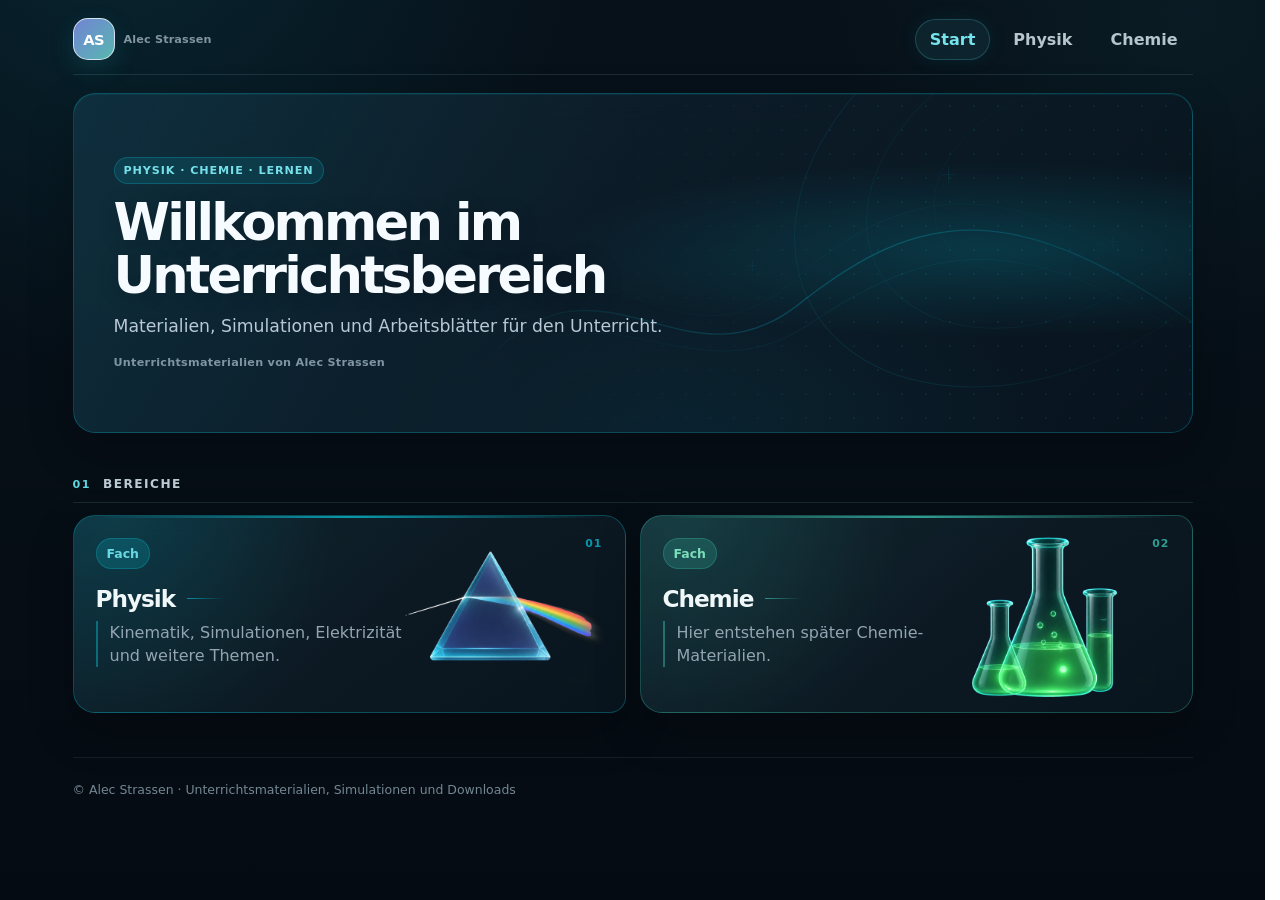
<file: index.html>
<!DOCTYPE html>
<html lang="de">
<head>
  <meta charset="UTF-8">
  <meta name="viewport" content="width=device-width, initial-scale=1.0">
  <title>Unterrichtsbereich · Alec Strassen</title>
  <link rel="icon" href="favicon.svg" type="image/svg+xml">
  <link rel="stylesheet" href="style.css">
</head>
<body>
  <header class="site-header">
    <nav class="nav">
      <a class="logo" href="./">
        <span class="logo-mark">AS</span>
        <span>Alec Strassen</span>
      </a>
      <div class="nav-links">
        <a class="active" href="./">Start</a>
        <a class="" href="physik/">Physik</a>
        <a class="" href="chemie/">Chemie</a>
      </div>
    </nav>

    <section class="hero hero-home">
      <span class="eyebrow">Physik · Chemie · Lernen</span>
      <h1>Willkommen im Unterrichtsbereich</h1>
      <p>Materialien, Simulationen und Arbeitsblätter für den Unterricht.</p>
      <span class="hero-signature">Unterrichtsmaterialien von Alec Strassen</span>
    </section>
  </header>

  <main>
    <h2 class="section-title">Bereiche</h2>
    <div class="grid">
      <a class="card card-physics" href="physik/">
        <span class="tag">Fach</span>
        <h2>Physik</h2>
        <p>Kinematik, Simulationen, Elektrizität und weitere Themen.</p>
      </a>
      <a class="card card-chemistry" href="chemie/">
        <span class="tag">Fach</span>
        <h2>Chemie</h2>
        <p>Hier entstehen später Chemie-Materialien.</p>
      </a>
    </div>
  </main>

  <footer class="footer">
    © Alec Strassen · Unterrichtsmaterialien, Simulationen und Downloads
  </footer>
</body>
</html>
</file>
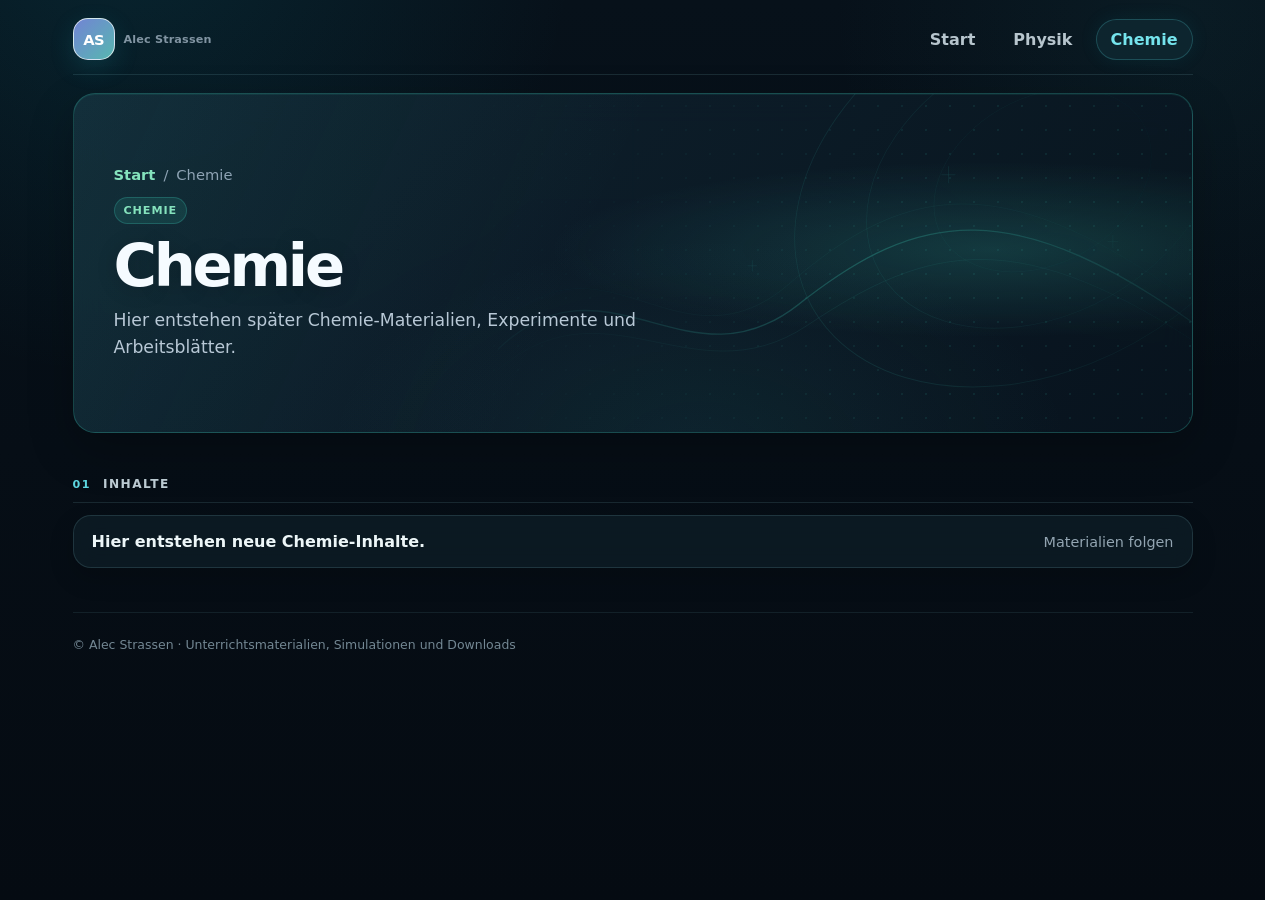
<file: chemie/index.html>
<!DOCTYPE html>
<html lang="de">
<head>
  <meta charset="UTF-8">
  <meta name="viewport" content="width=device-width, initial-scale=1.0">
  <title>Chemie · Alec Strassen</title>
  <link rel="icon" href="../favicon.svg" type="image/svg+xml">
  <link rel="stylesheet" href="../style.css">
</head>
<body>
  <header class="site-header">
    <nav class="nav">
      <a class="logo" href="../">
        <span class="logo-mark">AS</span>
        <span>Alec Strassen</span>
      </a>
      <div class="nav-links">
        <a class="" href="../">Start</a>
        <a class="" href="../physik/">Physik</a>
        <a class="active" href="../chemie/">Chemie</a>
      </div>
    </nav>

    <section class="hero hero-chemistry">
      <div class="breadcrumb"><a href="../">Start</a> / <span>Chemie</span></div>
      <span class="eyebrow">Chemie</span>
      <h1>Chemie</h1>
      <p>Hier entstehen später Chemie-Materialien, Experimente und Arbeitsblätter.</p>
    </section>
  </header>

  <main>
    <h2 class="section-title">Inhalte</h2>
    <div class="list">
      <div class="placeholder">
        <strong>Hier entstehen neue Chemie-Inhalte.</strong>
        <span class="meta">Materialien folgen</span>
      </div>
    </div>
  </main>

  <footer class="footer">
    © Alec Strassen · Unterrichtsmaterialien, Simulationen und Downloads
  </footer>
</body>
</html>
</file>
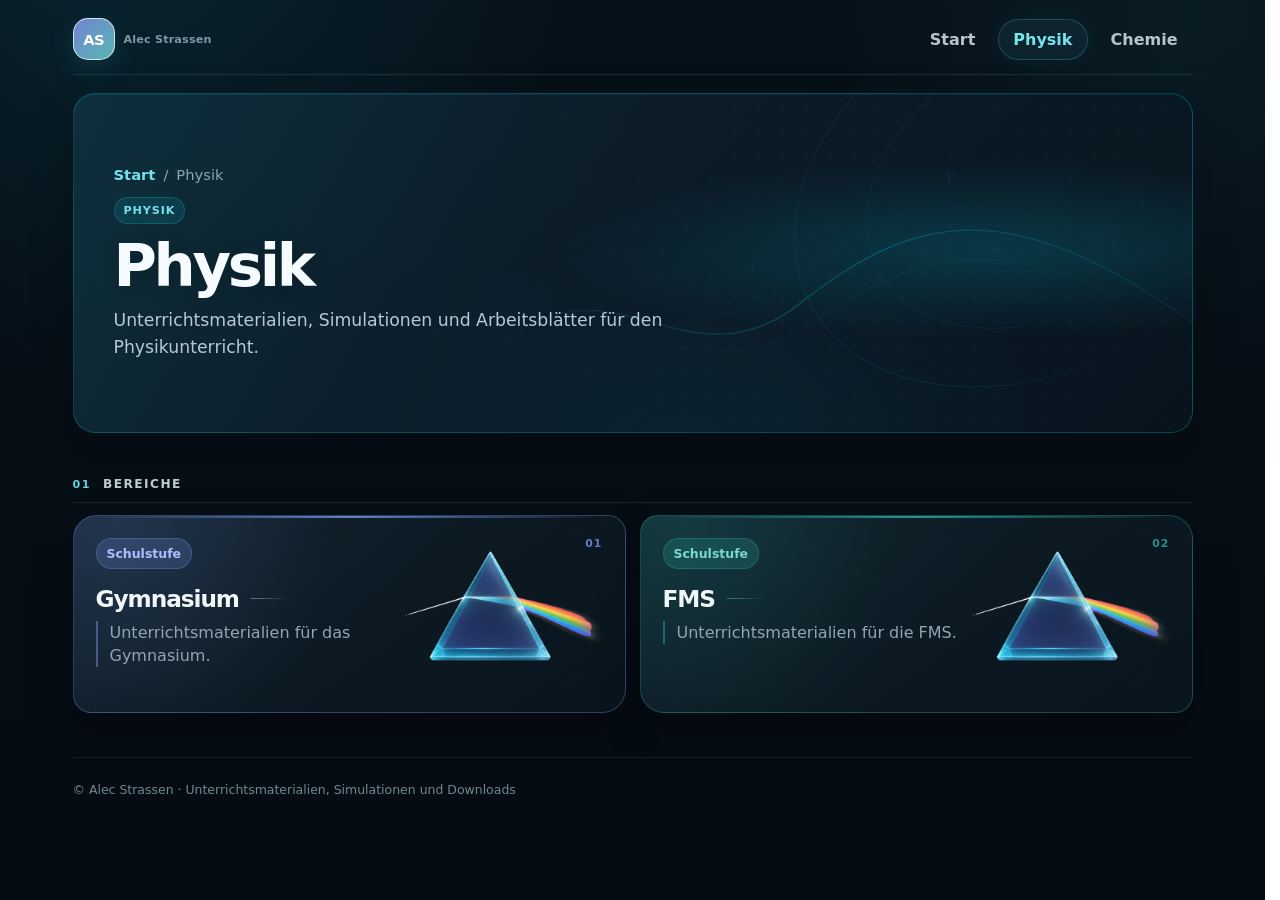
<file: physik/index.html>
<!DOCTYPE html>
<html lang="de">
<head>
  <meta charset="UTF-8">
  <meta name="viewport" content="width=device-width, initial-scale=1.0">
  <title>Physik · Alec Strassen</title>
  <link rel="icon" href="../favicon.svg" type="image/svg+xml">
  <link rel="stylesheet" href="../style.css">
</head>
<body>
  <header class="site-header">
    <nav class="nav">
      <a class="logo" href="../">
        <span class="logo-mark">AS</span>
        <span>Alec Strassen</span>
      </a>
      <div class="nav-links">
        <a class="" href="../">Start</a>
        <a class="active" href="../physik/">Physik</a>
        <a class="" href="../chemie/">Chemie</a>
      </div>
    </nav>

    <section class="hero hero-physics">
      <div class="breadcrumb"><a href="../">Start</a> / <span>Physik</span></div>
      <span class="eyebrow">Physik</span>
      <h1>Physik</h1>
      <p>Unterrichtsmaterialien, Simulationen und Arbeitsblätter für den Physikunterricht.</p>
    </section>
  </header>

  <main>
    <h2 class="section-title">Bereiche</h2>
    <div class="grid">
      <a class="card card-gymnasium" href="../physik/gymi/">
        <span class="tag">Schulstufe</span>
        <h2>Gymnasium</h2>
        <p>Unterrichtsmaterialien für das Gymnasium.</p>
      </a>
      <a class="card card-fms" href="../physik/fms/">
        <span class="tag">Schulstufe</span>
        <h2>FMS</h2>
        <p>Unterrichtsmaterialien für die FMS.</p>
      </a>
    </div>
  </main>

  <footer class="footer">
    © Alec Strassen · Unterrichtsmaterialien, Simulationen und Downloads
  </footer>
</body>
</html>
</file>
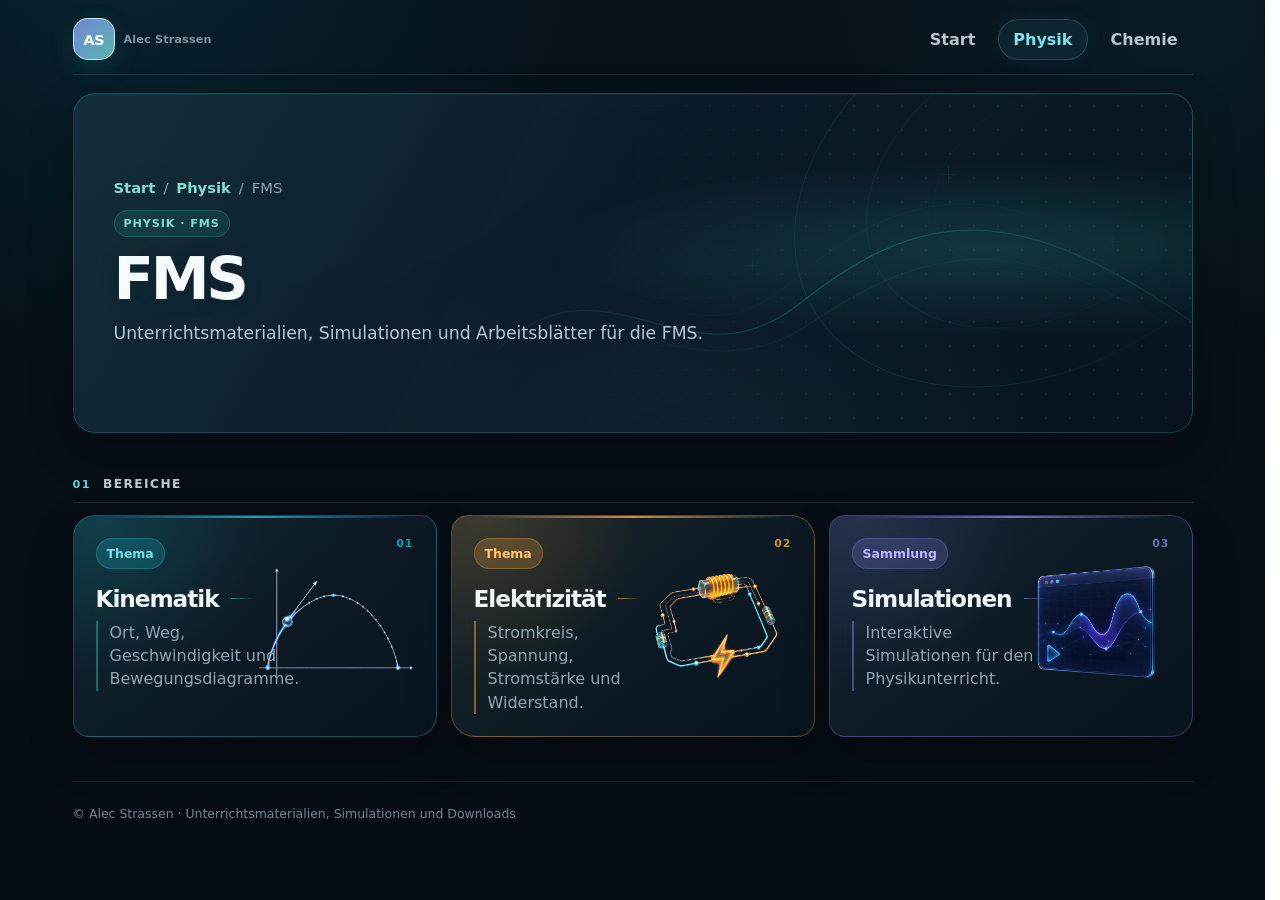
<file: physik/fms/index.html>
<!DOCTYPE html>
<html lang="de">
<head>
  <meta charset="UTF-8">
  <meta name="viewport" content="width=device-width, initial-scale=1.0">
  <title>FMS Physik · Alec Strassen</title>
  <link rel="icon" href="../../favicon.svg" type="image/svg+xml">
  <link rel="stylesheet" href="../../style.css">
</head>
<body>
  <header class="site-header">
    <nav class="nav">
      <a class="logo" href="../../">
        <span class="logo-mark">AS</span>
        <span>Alec Strassen</span>
      </a>
      <div class="nav-links">
        <a class="" href="../../">Start</a>
        <a class="active" href="../../physik/">Physik</a>
        <a class="" href="../../chemie/">Chemie</a>
      </div>
    </nav>

    <section class="hero hero-fms">
      <div class="breadcrumb"><a href="../../">Start</a> / <a href="../../physik/">Physik</a> / <span>FMS</span></div>
      <span class="eyebrow">Physik · FMS</span>
      <h1>FMS</h1>
      <p>Unterrichtsmaterialien, Simulationen und Arbeitsblätter für die FMS.</p>
    </section>
  </header>

  <main>
    <h2 class="section-title">Bereiche</h2>
    <div class="grid">
      <a class="card card-kinematics" href="../../physik/fms/kinematik/">
        <span class="tag">Thema</span>
        <h2>Kinematik</h2>
        <p>Ort, Weg, Geschwindigkeit und Bewegungsdiagramme.</p>
      </a>
      <a class="card card-electricity" href="../../physik/fms/elektrizitaet/">
        <span class="tag">Thema</span>
        <h2>Elektrizität</h2>
        <p>Stromkreis, Spannung, Stromstärke und Widerstand.</p>
      </a>
      <a class="card card-simulation" href="../../physik/fms/simulationen/">
        <span class="tag">Sammlung</span>
        <h2>Simulationen</h2>
        <p>Interaktive Simulationen für den Physikunterricht.</p>
      </a>
    </div>
  </main>

  <footer class="footer">
    © Alec Strassen · Unterrichtsmaterialien, Simulationen und Downloads
  </footer>
</body>
</html>
</file>
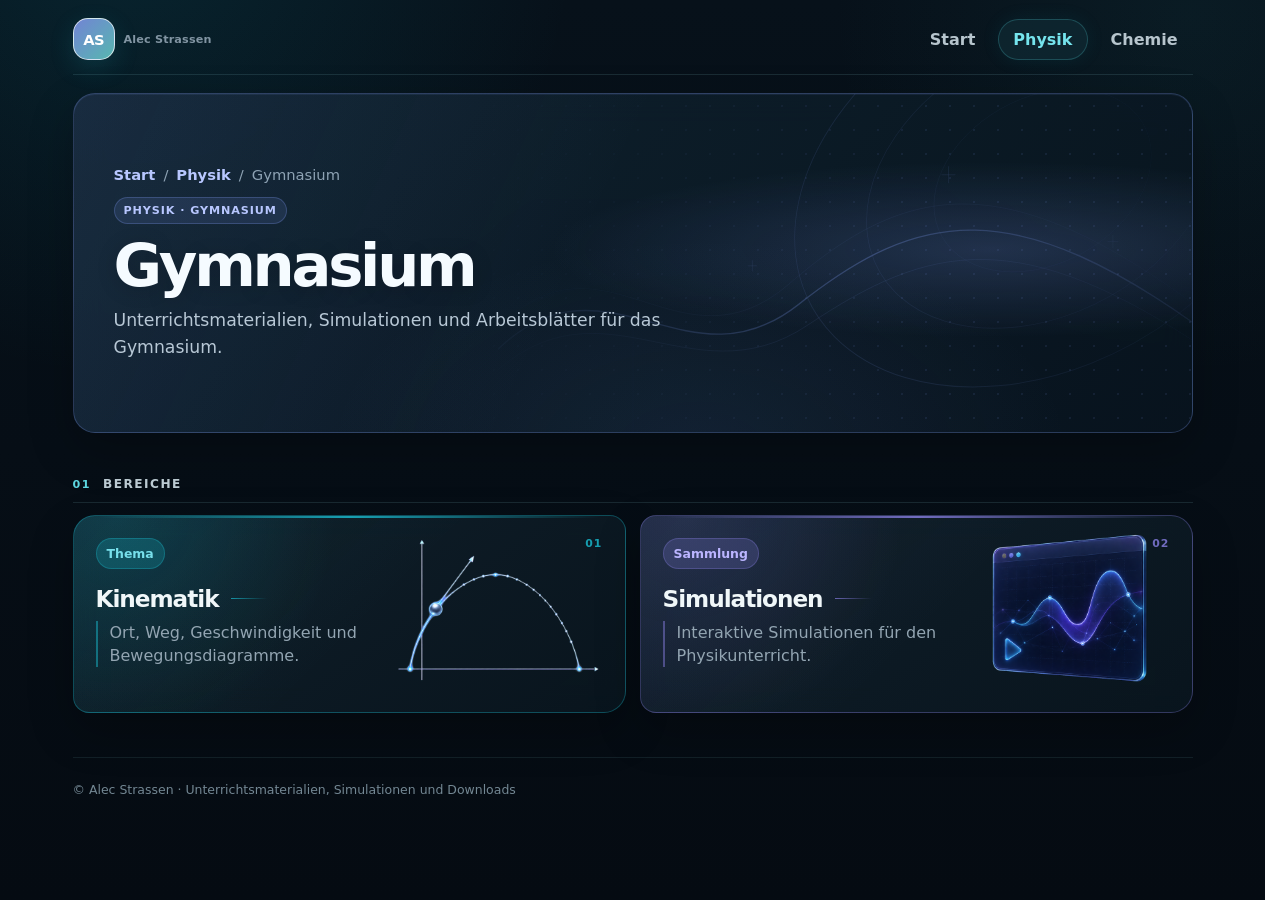
<file: physik/gymi/index.html>
<!DOCTYPE html>
<html lang="de">
<head>
  <meta charset="UTF-8">
  <meta name="viewport" content="width=device-width, initial-scale=1.0">
  <title>Gymnasium Physik · Alec Strassen</title>
  <link rel="icon" href="../../favicon.svg" type="image/svg+xml">
  <link rel="stylesheet" href="../../style.css">
</head>
<body>
  <header class="site-header">
    <nav class="nav">
      <a class="logo" href="../../">
        <span class="logo-mark">AS</span>
        <span>Alec Strassen</span>
      </a>
      <div class="nav-links">
        <a class="" href="../../">Start</a>
        <a class="active" href="../../physik/">Physik</a>
        <a class="" href="../../chemie/">Chemie</a>
      </div>
    </nav>

    <section class="hero hero-gymnasium">
      <div class="breadcrumb"><a href="../../">Start</a> / <a href="../../physik/">Physik</a> / <span>Gymnasium</span></div>
      <span class="eyebrow">Physik · Gymnasium</span>
      <h1>Gymnasium</h1>
      <p>Unterrichtsmaterialien, Simulationen und Arbeitsblätter für das Gymnasium.</p>
    </section>
  </header>

  <main>
    <h2 class="section-title">Bereiche</h2>
    <div class="grid">
      <a class="card card-kinematics" href="../../physik/gymi/kinematik/">
        <span class="tag">Thema</span>
        <h2>Kinematik</h2>
        <p>Ort, Weg, Geschwindigkeit und Bewegungsdiagramme.</p>
      </a>
      <a class="card card-simulation" href="../../physik/gymi/simulationen/">
        <span class="tag">Sammlung</span>
        <h2>Simulationen</h2>
        <p>Interaktive Simulationen für den Physikunterricht.</p>
      </a>
    </div>
  </main>

  <footer class="footer">
    © Alec Strassen · Unterrichtsmaterialien, Simulationen und Downloads
  </footer>
</body>
</html>
</file>
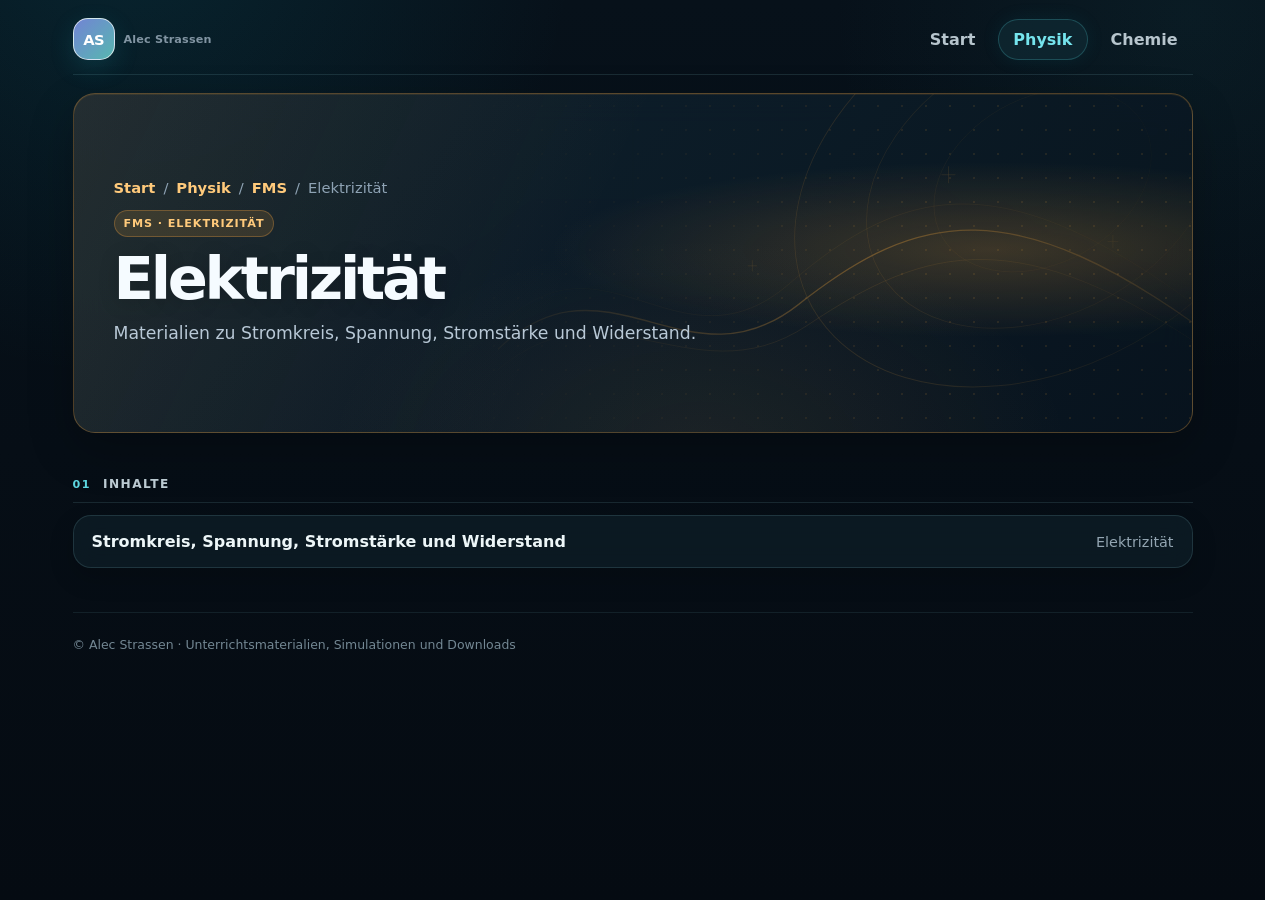
<file: physik/fms/elektrizitaet/index.html>
<!DOCTYPE html>
<html lang="de">
<head>
  <meta charset="UTF-8">
  <meta name="viewport" content="width=device-width, initial-scale=1.0">
  <title>Elektrizität · FMS · Alec Strassen</title>
  <link rel="icon" href="../../../favicon.svg" type="image/svg+xml">
  <link rel="stylesheet" href="../../../style.css">
</head>
<body>
  <header class="site-header">
    <nav class="nav">
      <a class="logo" href="../../../">
        <span class="logo-mark">AS</span>
        <span>Alec Strassen</span>
      </a>
      <div class="nav-links">
        <a class="" href="../../../">Start</a>
        <a class="active" href="../../../physik/">Physik</a>
        <a class="" href="../../../chemie/">Chemie</a>
      </div>
    </nav>

    <section class="hero hero-electricity">
      <div class="breadcrumb"><a href="../../../">Start</a> / <a href="../../../physik/">Physik</a> / <a href="../../../physik/fms/">FMS</a> / <span>Elektrizität</span></div>
      <span class="eyebrow">FMS · Elektrizität</span>
      <h1>Elektrizität</h1>
      <p>Materialien zu Stromkreis, Spannung, Stromstärke und Widerstand.</p>
    </section>
  </header>

  <main>
    <h2 class="section-title">Inhalte</h2>
    <div class="list">
      <div class="placeholder">
        <strong>Stromkreis, Spannung, Stromstärke und Widerstand</strong>
        <span class="meta">Elektrizität</span>
      </div>
    </div>
  </main>

  <footer class="footer">
    © Alec Strassen · Unterrichtsmaterialien, Simulationen und Downloads
  </footer>
</body>
</html>
</file>
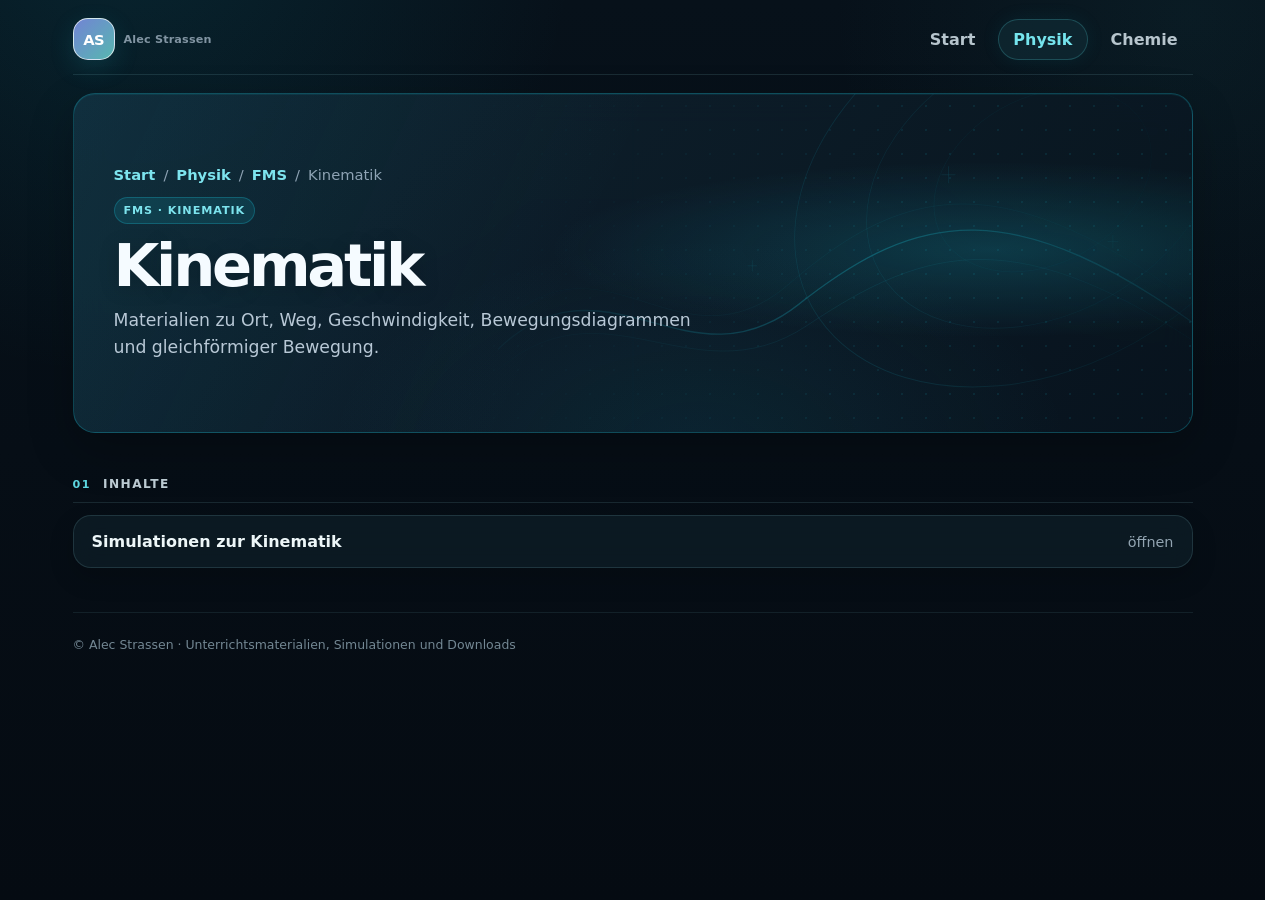
<file: physik/fms/kinematik/index.html>
<!DOCTYPE html>
<html lang="de">
<head>
  <meta charset="UTF-8">
  <meta name="viewport" content="width=device-width, initial-scale=1.0">
  <title>Kinematik · FMS · Alec Strassen</title>
  <link rel="icon" href="../../../favicon.svg" type="image/svg+xml">
  <link rel="stylesheet" href="../../../style.css">
</head>
<body>
  <header class="site-header">
    <nav class="nav">
      <a class="logo" href="../../../">
        <span class="logo-mark">AS</span>
        <span>Alec Strassen</span>
      </a>
      <div class="nav-links">
        <a class="" href="../../../">Start</a>
        <a class="active" href="../../../physik/">Physik</a>
        <a class="" href="../../../chemie/">Chemie</a>
      </div>
    </nav>

    <section class="hero hero-kinematics">
      <div class="breadcrumb"><a href="../../../">Start</a> / <a href="../../../physik/">Physik</a> / <a href="../../../physik/fms/">FMS</a> / <span>Kinematik</span></div>
      <span class="eyebrow">FMS · Kinematik</span>
      <h1>Kinematik</h1>
      <p>Materialien zu Ort, Weg, Geschwindigkeit, Bewegungsdiagrammen und gleichförmiger Bewegung.</p>
    </section>
  </header>

  <main>
    <h2 class="section-title">Inhalte</h2>
    <div class="list">
      <a href="../../../physik/fms/simulationen/">
        <strong>Simulationen zur Kinematik</strong>
        <span class="meta">öffnen</span>
      </a>
    </div>
  </main>

  <footer class="footer">
    © Alec Strassen · Unterrichtsmaterialien, Simulationen und Downloads
  </footer>
</body>
</html>
</file>
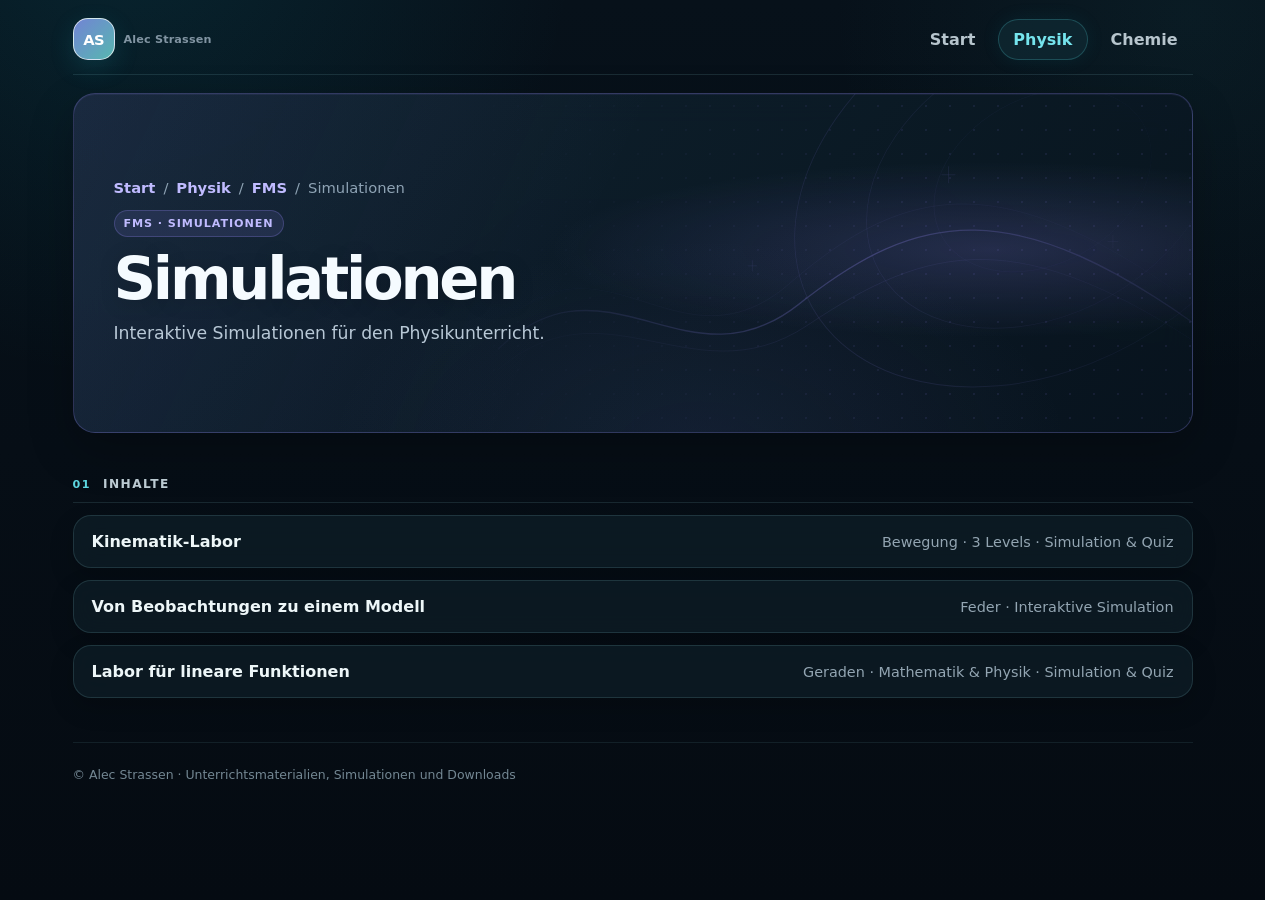
<file: physik/fms/simulationen/index.html>
<!DOCTYPE html>
<html lang="de">
<head>
  <meta charset="UTF-8">
  <meta name="viewport" content="width=device-width, initial-scale=1.0">
  <title>Simulationen · FMS · Alec Strassen</title>
  <link rel="icon" href="../../../favicon.svg" type="image/svg+xml">
  <link rel="stylesheet" href="../../../style.css">
</head>
<body>
  <header class="site-header">
    <nav class="nav">
      <a class="logo" href="../../../">
        <span class="logo-mark">AS</span>
        <span>Alec Strassen</span>
      </a>
      <div class="nav-links">
        <a class="" href="../../../">Start</a>
        <a class="active" href="../../../physik/">Physik</a>
        <a class="" href="../../../chemie/">Chemie</a>
      </div>
    </nav>

    <section class="hero hero-simulation">
      <div class="breadcrumb"><a href="../../../">Start</a> / <a href="../../../physik/">Physik</a> / <a href="../../../physik/fms/">FMS</a> / <span>Simulationen</span></div>
      <span class="eyebrow">FMS · Simulationen</span>
      <h1>Simulationen</h1>
      <p>Interaktive Simulationen für den Physikunterricht.</p>
    </section>
  </header>

  <main>
    <h2 class="section-title">Inhalte</h2>
    <div class="list">
      <a href="kinematik-labor.html">
        <strong>Kinematik-Labor</strong>
        <span class="meta">Bewegung · 3 Levels · Simulation &amp; Quiz</span>
      </a>
      <a href="../../simulationen/von-beobachtungen-zu-einem-modell.html?from=fms">
        <strong>Von Beobachtungen zu einem Modell</strong>
        <span class="meta">Feder · Interaktive Simulation</span>
      </a>
      <a href="../../simulationen/lineare_funktionen.html?from=fms">
        <strong>Labor für lineare Funktionen</strong>
        <span class="meta">Geraden · Mathematik &amp; Physik · Simulation &amp; Quiz</span>
      </a>
    </div>
  </main>

  <footer class="footer">
    © Alec Strassen · Unterrichtsmaterialien, Simulationen und Downloads
  </footer>
</body>
</html>
</file>
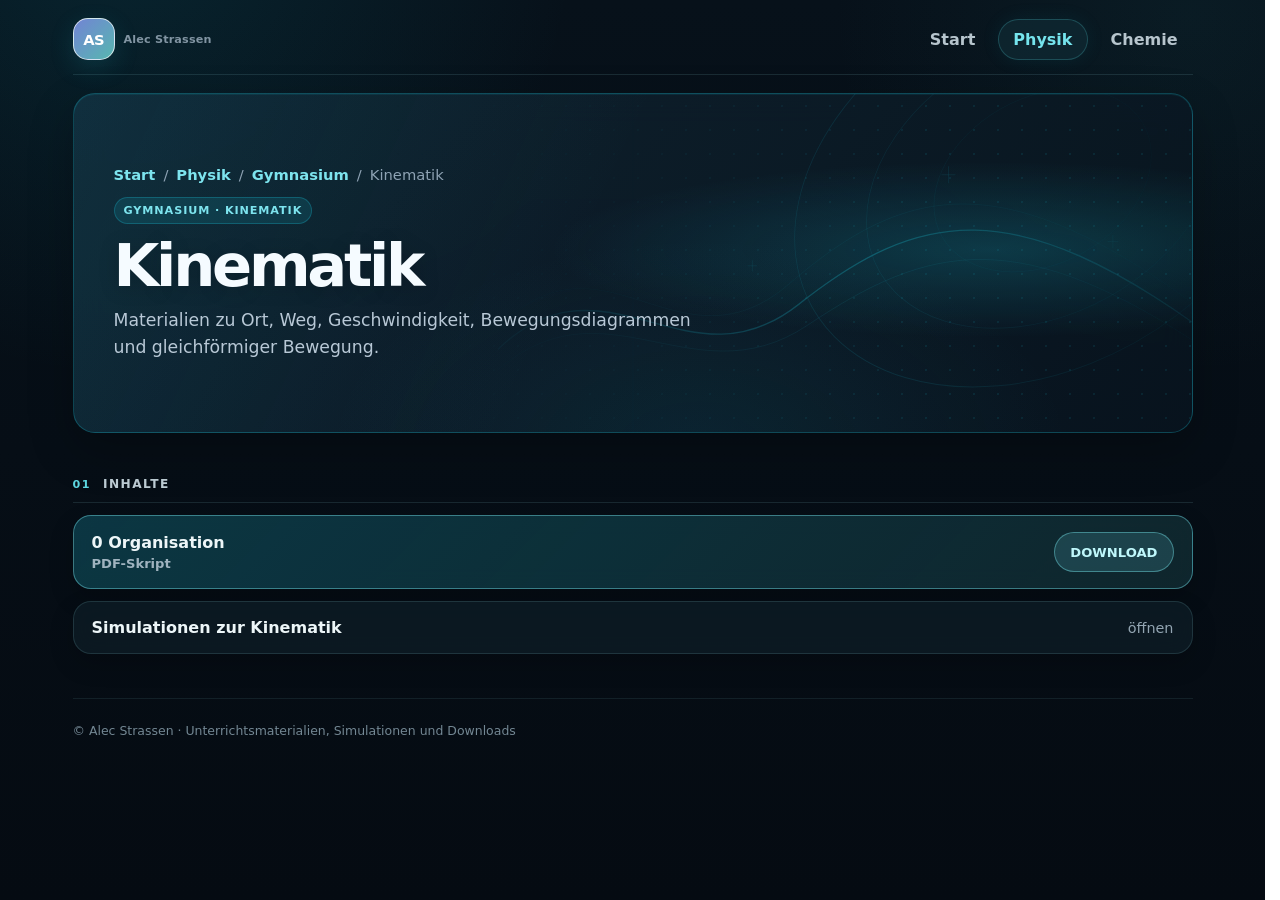
<file: physik/gymi/kinematik/index.html>
<!DOCTYPE html>
<html lang="de">
<head>
  <meta charset="UTF-8">
  <meta name="viewport" content="width=device-width, initial-scale=1.0">
  <title>Kinematik · Gymnasium · Alec Strassen</title>
  <link rel="icon" href="../../../favicon.svg" type="image/svg+xml">
  <link rel="stylesheet" href="../../../style.css">
</head>
<body>
  <header class="site-header">
    <nav class="nav">
      <a class="logo" href="../../../">
        <span class="logo-mark">AS</span>
        <span>Alec Strassen</span>
      </a>
      <div class="nav-links">
        <a class="" href="../../../">Start</a>
        <a class="active" href="../../../physik/">Physik</a>
        <a class="" href="../../../chemie/">Chemie</a>
      </div>
    </nav>

    <section class="hero hero-kinematics">
      <div class="breadcrumb"><a href="../../../">Start</a> / <a href="../../../physik/">Physik</a> / <a href="../../../physik/gymi/">Gymnasium</a> / <span>Kinematik</span></div>
      <span class="eyebrow">Gymnasium · Kinematik</span>
      <h1>Kinematik</h1>
      <p>Materialien zu Ort, Weg, Geschwindigkeit, Bewegungsdiagrammen und gleichförmiger Bewegung.</p>
    </section>
  </header>

  <main>
    <h2 class="section-title">Inhalte</h2>
    <div class="list">
      <a class="download-button" href="../../../downloads/physik/gymi/kinematik/0%20Organisation.pdf" download="0 Organisation.pdf">
        <span>
          <strong>0 Organisation</strong>
          <small>PDF-Skript</small>
        </span>
        <span class="download-cta">Download</span>
      </a>
      <a href="../../../physik/gymi/simulationen/">
        <strong>Simulationen zur Kinematik</strong>
        <span class="meta">öffnen</span>
      </a>
    </div>
  </main>

  <footer class="footer">
    © Alec Strassen · Unterrichtsmaterialien, Simulationen und Downloads
  </footer>
</body>
</html>
</file>
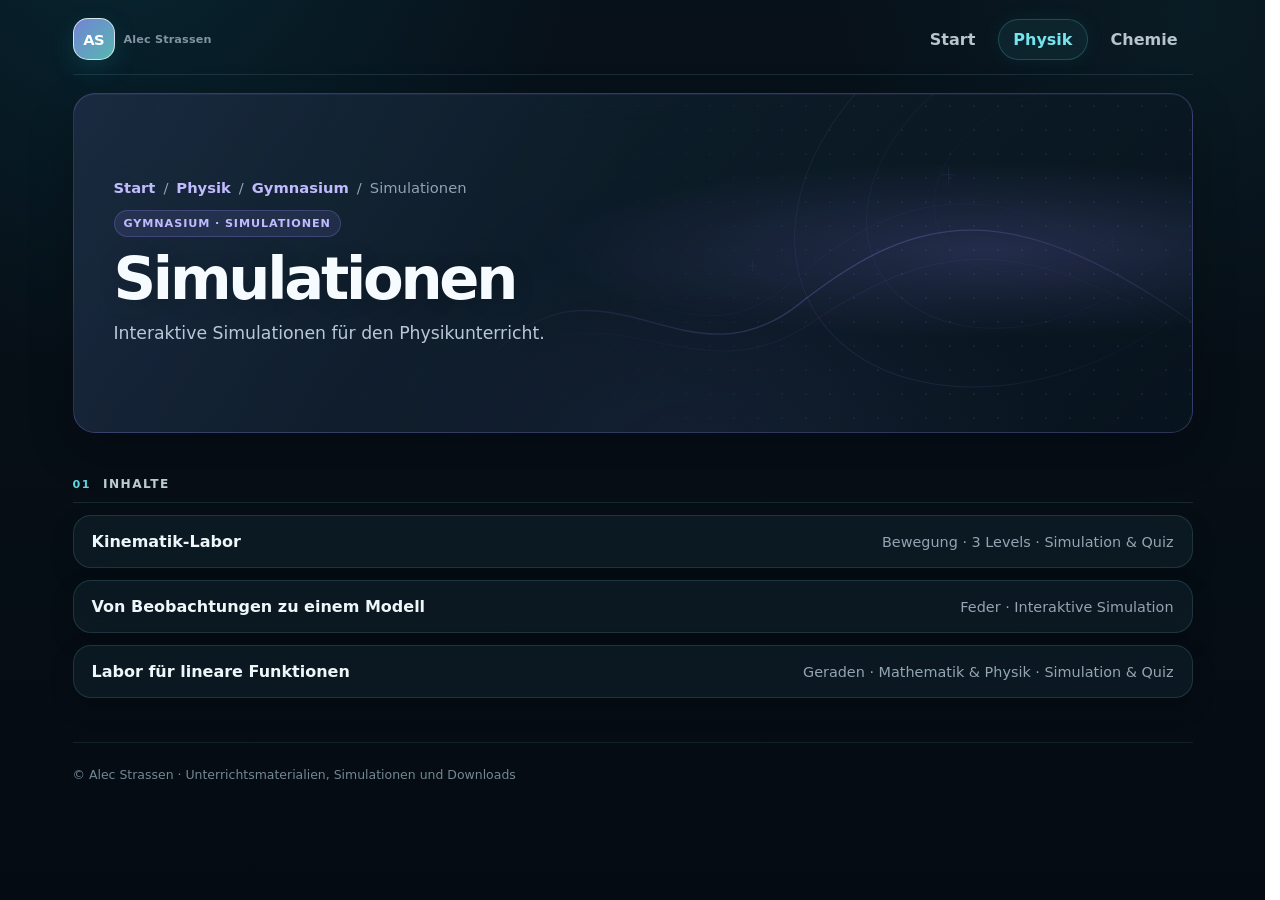
<file: physik/gymi/simulationen/index.html>
<!DOCTYPE html>
<html lang="de">
<head>
  <meta charset="UTF-8">
  <meta name="viewport" content="width=device-width, initial-scale=1.0">
  <title>Simulationen · Gymnasium · Alec Strassen</title>
  <link rel="icon" href="../../../favicon.svg" type="image/svg+xml">
  <link rel="stylesheet" href="../../../style.css">
</head>
<body>
  <header class="site-header">
    <nav class="nav">
      <a class="logo" href="../../../">
        <span class="logo-mark">AS</span>
        <span>Alec Strassen</span>
      </a>
      <div class="nav-links">
        <a class="" href="../../../">Start</a>
        <a class="active" href="../../../physik/">Physik</a>
        <a class="" href="../../../chemie/">Chemie</a>
      </div>
    </nav>

    <section class="hero hero-simulation">
      <div class="breadcrumb"><a href="../../../">Start</a> / <a href="../../../physik/">Physik</a> / <a href="../../../physik/gymi/">Gymnasium</a> / <span>Simulationen</span></div>
      <span class="eyebrow">Gymnasium · Simulationen</span>
      <h1>Simulationen</h1>
      <p>Interaktive Simulationen für den Physikunterricht.</p>
    </section>
  </header>

  <main>
    <h2 class="section-title">Inhalte</h2>
    <div class="list">
      <a href="kinematik-labor.html">
        <strong>Kinematik-Labor</strong>
        <span class="meta">Bewegung · 3 Levels · Simulation &amp; Quiz</span>
      </a>
      <a href="../../simulationen/von-beobachtungen-zu-einem-modell.html?from=gymnasium">
        <strong>Von Beobachtungen zu einem Modell</strong>
        <span class="meta">Feder · Interaktive Simulation</span>
      </a>
      <a href="../../simulationen/lineare_funktionen.html?from=gymnasium">
        <strong>Labor für lineare Funktionen</strong>
        <span class="meta">Geraden · Mathematik &amp; Physik · Simulation &amp; Quiz</span>
      </a>
    </div>
  </main>

  <footer class="footer">
    © Alec Strassen · Unterrichtsmaterialien, Simulationen und Downloads
  </footer>
</body>
</html>
</file>
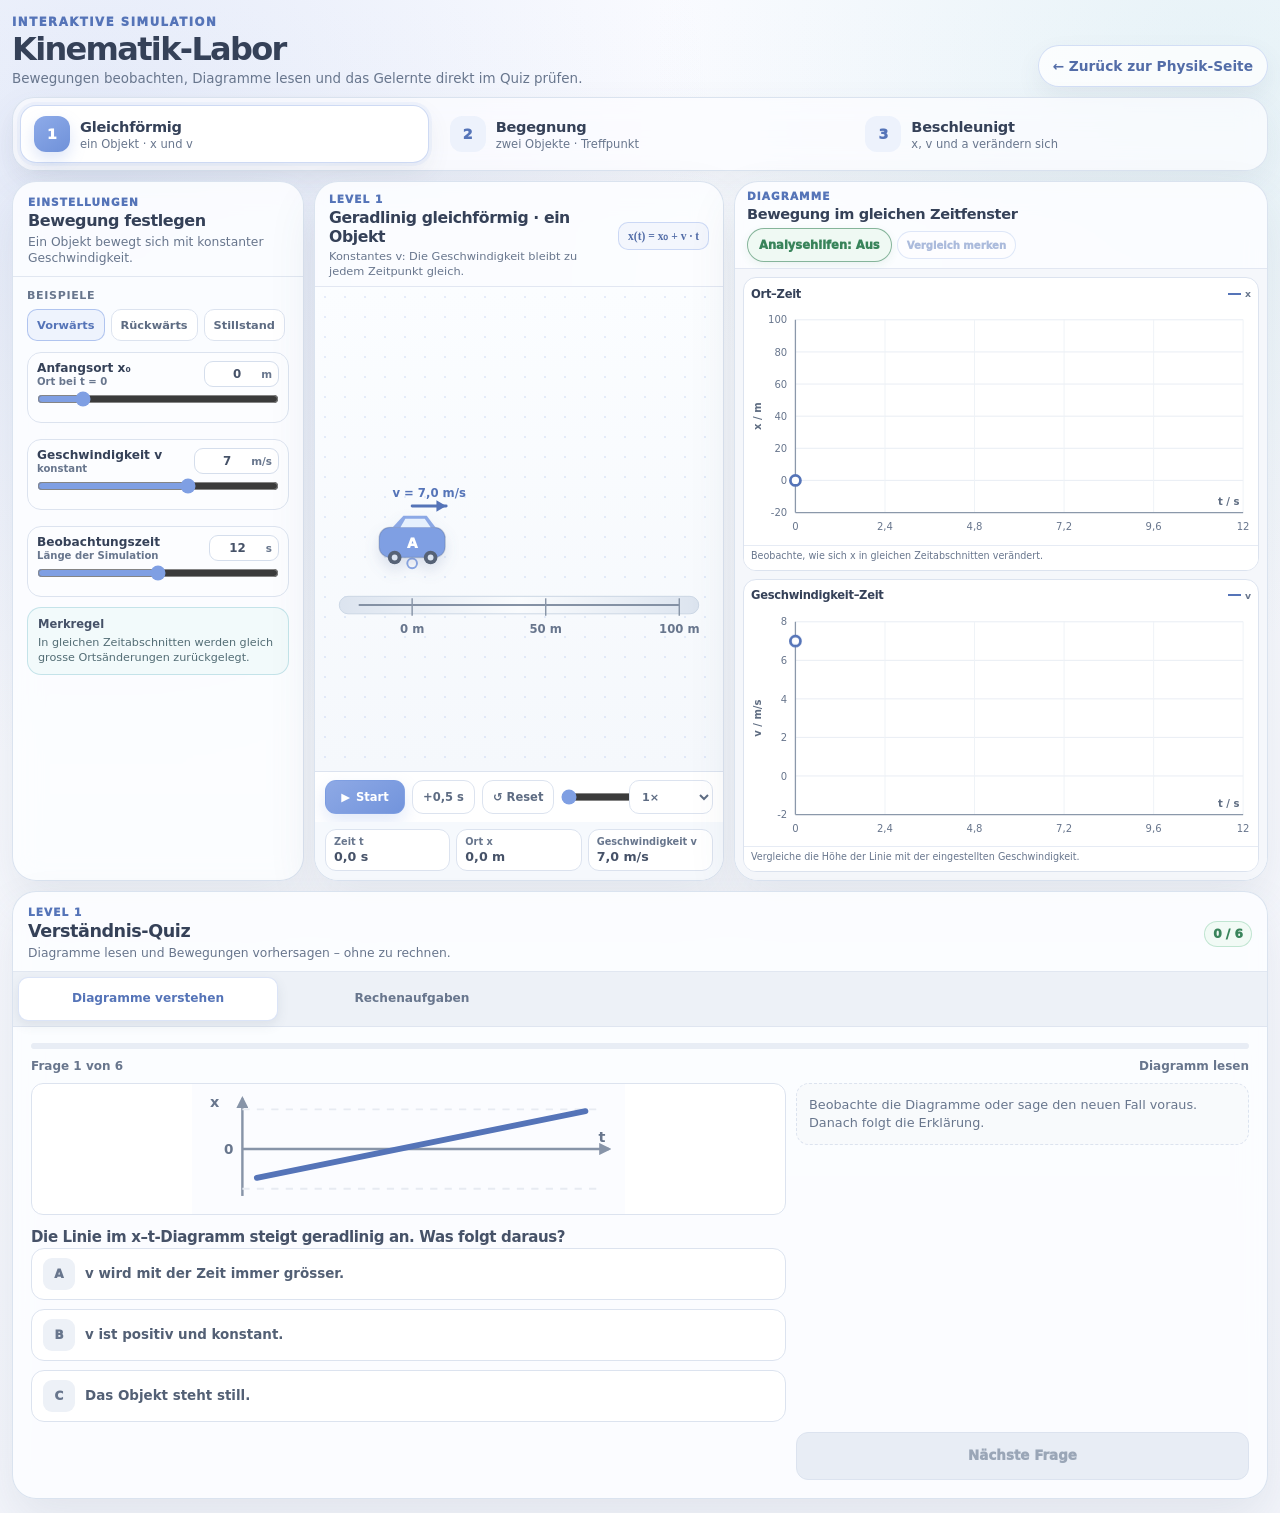
<file: physik/simulationen/kinematik-labor.html>
<!DOCTYPE html>
<html lang="de">
<head>
  <meta charset="UTF-8" />
  <meta name="viewport" content="width=device-width, initial-scale=1.0" />
  <meta name="theme-color" content="#f3f5fb" />
  <title>Kinematik-Labor · Bewegung verstehen</title>
  <link rel="icon" href="../../favicon.svg" type="image/svg+xml" />
  <link rel="stylesheet" href="kinematik-labor.css?v=20260914-1" />
</head>
<body>
  <main class="app-shell">
    <header class="app-header">
      <div class="title-wrap">
        <span class="eyebrow">Interaktive Simulation</span>
        <h1>Kinematik-Labor</h1>
        <p class="subtitle">Bewegungen beobachten, Diagramme lesen und das Gelernte direkt im Quiz prüfen.</p>
      </div>
      <a class="back-link" id="backLink" href="../">← Zurück zur Physik-Seite</a>
    </header>

    <nav class="level-picker" id="levelPicker" role="radiogroup" aria-label="Lernlevel auswählen">
      <button class="level-button" type="button" role="radio" aria-checked="true" data-mode="single">
        <span class="level-number">1</span>
        <span class="level-copy">
          <strong>Gleichförmig</strong>
          <small>ein Objekt · x und v</small>
        </span>
      </button>
      <button class="level-button" type="button" role="radio" aria-checked="false" data-mode="encounter">
        <span class="level-number">2</span>
        <span class="level-copy">
          <strong>Begegnung</strong>
          <small>zwei Objekte · Treffpunkt</small>
        </span>
      </button>
      <button class="level-button" type="button" role="radio" aria-checked="false" data-mode="accelerated">
        <span class="level-number">3</span>
        <span class="level-copy">
          <strong>Beschleunigt</strong>
          <small>x, v und a verändern sich</small>
        </span>
      </button>
    </nav>

    <div class="workspace">
      <aside class="panel controls-panel" aria-labelledby="controlsTitle">
        <div class="panel-heading">
          <div>
            <span class="panel-kicker">Einstellungen</span>
            <h2 id="controlsTitle">Bewegung festlegen</h2>
            <p class="panel-description" id="controlsIntro"></p>
          </div>
        </div>
        <div class="panel-scroll" id="controlsBody"></div>
      </aside>

      <div class="middle-column">
        <section class="panel simulation-panel" aria-labelledby="sceneTitle">
          <div class="scene-heading">
            <div>
              <span class="panel-kicker" id="sceneEyebrow">Level 1</span>
              <h2 id="sceneTitle">Gleichförmige Bewegung</h2>
              <p class="scene-hint" id="sceneHint"></p>
            </div>
            <div class="formula-badge" id="formulaBadge"></div>
          </div>

          <div class="stage">
            <svg id="motionSvg" viewBox="0 0 900 250" preserveAspectRatio="xMidYMid meet" role="img" aria-label="Bewegung auf einer geraden Strecke"></svg>
          </div>

          <div class="transport" aria-label="Zeitsteuerung">
            <button class="transport-button primary" id="playButton" type="button">
              <span id="playIcon" aria-hidden="true">▶</span>
              <span id="playLabel">Start</span>
            </button>
            <button class="transport-button" id="stepButton" type="button" title="Eine halbe Sekunde weiter">+0,5 s</button>
            <button class="transport-button" id="resetButton" type="button">↺ Reset</button>
            <label class="time-control">
              <span class="sr-only">Zeitpunkt</span>
              <input id="timeSlider" type="range" min="0" max="12" value="0" step="0.01" />
              <output id="timeOutput" for="timeSlider">0,0 s</output>
            </label>
            <label class="speed-control">
              <span class="sr-only">Abspielgeschwindigkeit</span>
              <select class="speed-select" id="speedSelect">
                <option value="0.5">0,5×</option>
                <option value="1" selected>1×</option>
                <option value="2">2×</option>
              </select>
            </label>
          </div>

          <div class="metric-grid" id="metricGrid" aria-live="off"></div>
        </section>

        <section class="panel diagram-panel" aria-labelledby="plotsTitle">
          <div class="plots-heading">
            <div>
              <span class="panel-kicker">Diagramme</span>
              <h2 id="plotsTitle">Bewegung im gleichen Zeitfenster</h2>
            </div>
          </div>
          <div class="plots-grid" id="plotsGrid" data-count="2" role="region" aria-label="Gestapelte Diagramme">
            <article class="plot-card" aria-labelledby="positionPlotTitle">
              <div class="plot-card-heading">
                <h3 id="positionPlotTitle">Ort–Zeit</h3>
                <div class="plot-legend" id="positionPlotLegend" aria-label="Legende Ort–Zeit"></div>
              </div>
              <div class="plot-area">
                <svg class="plot-svg" id="positionPlotSvg" viewBox="0 0 520 260" preserveAspectRatio="xMidYMid meet" role="img" aria-label="Ort–Zeit-Diagramm, x über t"></svg>
              </div>
              <div class="plot-footer"><p class="plot-summary" id="positionPlotSummary"></p></div>
            </article>
            <article class="plot-card" aria-labelledby="velocityPlotTitle">
              <div class="plot-card-heading">
                <h3 id="velocityPlotTitle">Geschwindigkeit–Zeit</h3>
                <div class="plot-legend" id="velocityPlotLegend" aria-label="Legende Geschwindigkeit–Zeit"></div>
              </div>
              <div class="plot-area">
                <svg class="plot-svg" id="velocityPlotSvg" viewBox="0 0 520 260" preserveAspectRatio="xMidYMid meet" role="img" aria-label="Geschwindigkeit–Zeit-Diagramm, v über t"></svg>
              </div>
              <div class="plot-footer"><p class="plot-summary" id="velocityPlotSummary"></p></div>
            </article>
            <article class="plot-card" id="extraPlotCard" aria-labelledby="extraPlotTitle" hidden>
              <div class="plot-card-heading">
                <h3 id="extraPlotTitle">Zusatzdiagramm</h3>
                <div class="plot-legend" id="extraPlotLegend" aria-label="Legende Zusatzdiagramm"></div>
              </div>
              <div class="plot-area">
                <svg class="plot-svg" id="extraPlotSvg" viewBox="0 0 520 260" preserveAspectRatio="xMidYMid meet" role="img"></svg>
              </div>
              <div class="plot-footer"><p class="plot-summary" id="extraPlotSummary"></p></div>
            </article>
          </div>
        </section>
      </div>

      <aside class="panel quiz-panel" aria-labelledby="quizTitle">
        <div class="panel-heading quiz-heading">
          <div>
            <span class="panel-kicker" id="quizLevel">Level 1</span>
            <h2 id="quizTitle">Verständnis-Quiz</h2>
            <p class="panel-description" id="quizIntro">Diagramme lesen, vergleichen und Bewegungen vorhersagen.</p>
          </div>
          <span class="score-chip" id="quizScore">0 / 6</span>
        </div>
        <div class="quiz-type-picker" id="quizTypePicker" role="group" aria-label="Aufgabentyp wählen">
          <button type="button" data-quiz-type="understanding" aria-pressed="true">Diagramme verstehen</button>
          <button type="button" data-quiz-type="calculation" aria-pressed="false">Rechenaufgaben</button>
        </div>
        <div class="quiz-body">
          <div class="progress-track" id="quizProgressTrack" role="progressbar" aria-label="Quizfortschritt" aria-valuemin="0" aria-valuemax="100" aria-valuenow="0">
            <div class="progress-bar" id="quizProgress"></div>
          </div>
          <div class="quiz-meta">
            <span id="quizCounter">Frage 1 von 6</span>
            <span id="quizKind">Diagramm lesen</span>
          </div>
          <div>
            <div class="quiz-visual" id="quizVisual" role="img" hidden></div>
            <h3 class="quiz-question" id="quizQuestion"></h3>
            <div class="answer-list" id="quizAnswers"></div>
          </div>
          <div class="quiz-feedback" id="quizFeedback" aria-live="polite">
            Wähle eine Antwort. Danach erhältst du sofort eine kurze Erklärung.
          </div>
          <button class="next-question" id="nextQuestion" type="button" disabled>Nächste Frage</button>
        </div>
      </aside>
    </div>
    <p class="sr-only" id="simulationStatus" aria-live="polite"></p>
  </main>

  <script src="kinematik-labor.js?v=20260914-1"></script>
</body>
</html>
</file>
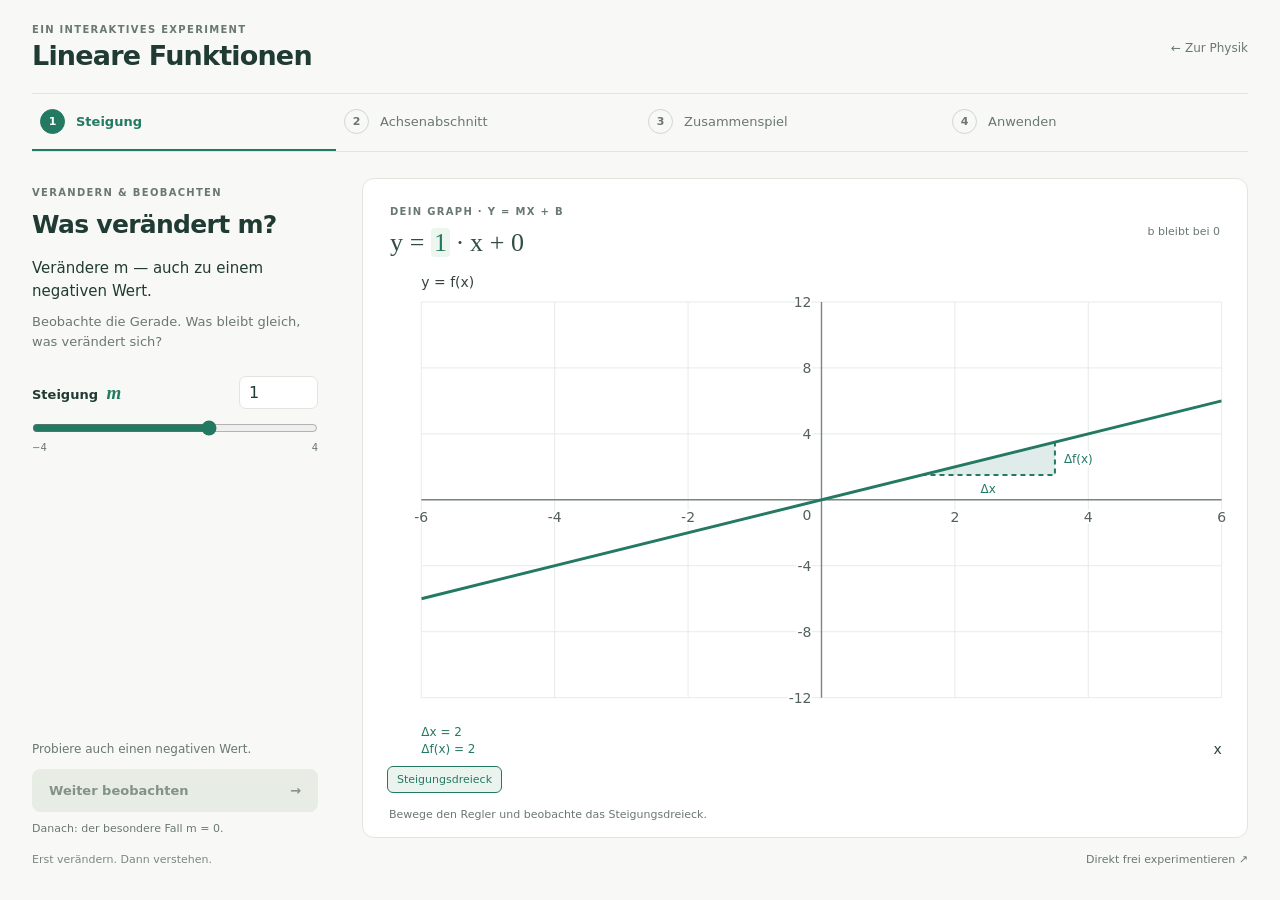
<file: physik/simulationen/lineare_funktionen.html>
<!DOCTYPE html>
<html lang="de">
<head>
  <meta charset="UTF-8">
  <meta name="viewport" content="width=device-width, initial-scale=1">
  <meta name="theme-color" content="#f8f9f6">
  <meta name="description" content="Entdecke lineare Funktionen Schritt für Schritt: Steigung verändern, Achsenabschnitt erkunden und eigene Geraden einstellen.">
  <title>Lineare Funktionen · Ein geführtes Experiment</title>
  <link rel="icon" href="../../favicon.svg" type="image/svg+xml">
  <style>:root{--paper:#f8f9f6;--ink:#203b34;--muted:#697870;--line:#e0e6df;--green:#247963;--green-light:#eaf3ee;--amber:#b77730;--white:#fff;font-family:Inter,"Segoe UI",system-ui,sans-serif;color:var(--ink);background:var(--paper);font-synthesis:none}
*{box-sizing:border-box}body{margin:0}button,input,select{font:inherit}button{cursor:pointer;color:inherit}a{color:inherit}button:disabled{cursor:default;opacity:.45}[hidden]{display:none!important}button:focus-visible,a:focus-visible,select:focus-visible,input:focus-visible{outline:3px solid #75ad9b;outline-offset:4px}button{touch-action:manipulation}h1,h2,p{margin:0}i{font-family:Georgia,serif}sub{font-size:.68em}.shell{width:min(1320px,calc(100% - 64px));margin:auto;padding:24px 0 16px}.page-header{display:flex;justify-content:space-between;align-items:center;gap:20px;padding-bottom:22px}.eyebrow{font-size:10px;letter-spacing:.13em;text-transform:uppercase;font-weight:700;color:var(--muted)}h1{font-size:27px;letter-spacing:-.8px;font-weight:650;margin-top:5px}.back-link{font-size:12px;text-decoration:none;color:var(--muted)}.back-link:hover{text-decoration:underline}.steps{display:grid;grid-template-columns:repeat(4,1fr);border-top:1px solid var(--line);border-bottom:1px solid var(--line);margin-bottom:26px}.steps button{display:flex;align-items:center;gap:11px;border:0;border-bottom:2px solid transparent;background:none;padding:15px 8px;font-size:13px;text-align:left;color:var(--muted)}.step-number{display:grid;place-items:center;width:25px;height:25px;border:1px solid #cdd7ce;border-radius:50%;font-size:11px;font-weight:600}.steps button[aria-current=step]{border-bottom-color:var(--green);color:var(--green);font-weight:650}.steps button[aria-current=step] .step-number{background:var(--green);border-color:var(--green);color:white}.steps button.done:not([aria-current=step]) .step-number{background:var(--green-light);border-color:transparent;color:var(--green)}.experiment{display:grid;grid-template-columns:292px minmax(0,1fr);gap:38px;min-height:490px;height:clamp(480px,calc(100dvh - 240px),690px)}.guide{display:flex;flex-direction:column;min-height:0;padding:9px 0 2px}.guide-content{overflow-y:auto;scrollbar-width:thin;padding:0 6px 5px 0;flex:1}.guide h2{font-weight:600;font-size:25px;line-height:1.18;letter-spacing:-.7px;margin-top:12px;outline:none}.instruction{font-size:15px;line-height:1.55;margin-top:17px}.observation{color:var(--muted);font-size:13px;line-height:1.55;margin-top:9px}.parameters{margin-top:24px;display:grid;gap:24px}.parameter-label{display:flex;align-items:center;justify-content:space-between;gap:12px;margin-bottom:9px}.parameter-label label{font-size:13px;font-weight:600}.parameter-label i{font-size:19px;margin-left:4px}.parameter-m i{color:var(--green)}.parameter-b i{color:var(--amber)}input[type=number]{width:79px;border:1px solid var(--line);border-radius:7px;background:white;padding:6px 5px 6px 9px;font-size:16px;font-variant-numeric:tabular-nums;color:var(--ink)}input[type=number][readonly]{appearance:textfield}input[type=number][readonly]::-webkit-inner-spin-button,input[type=number][readonly]::-webkit-outer-spin-button{-webkit-appearance:none;margin:0}input[type=range]{width:100%;accent-color:var(--green);height:20px;display:block;margin:0;cursor:pointer}.parameter-b input[type=range]{accent-color:var(--amber)}input:disabled{opacity:.45;cursor:default}.range-limits{display:flex;justify-content:space-between;font-size:10px;color:var(--muted);margin-top:4px}.guide-footer{padding:17px 6px 0 0}.readiness{font-size:12px;color:var(--muted);min-height:18px;margin-bottom:9px}.primary{background:var(--green);border:1px solid var(--green);border-radius:8px;color:white;width:100%;min-height:43px;padding:11px 16px;font-weight:600;font-size:13px;display:flex;justify-content:space-between;align-items:center;gap:14px}.primary:hover:not(:disabled){background:#195e4c}.primary:disabled{background:#e7ece5;color:#839187;border-color:#e7ece5;opacity:1}.next-hint{font-size:11px;color:var(--muted);margin-top:9px;line-height:1.4}.text-button{border:0;padding:0;background:transparent;text-decoration:none;font-size:11px;color:var(--muted)}.text-button:hover{text-decoration:underline;color:var(--green)}#restartButton{margin-top:14px}.answers{display:grid;gap:8px;margin-top:22px}.answers button{text-align:left;background:white;border:1px solid var(--line);border-radius:8px;padding:11px 13px;font-size:13px;line-height:1.4}.answers button:hover:not(:disabled){border-color:var(--green)}.answers button[aria-pressed=true]{border-color:var(--green);background:var(--green-light)}.answers button.wrong{border-color:#b87e57;background:#faf0e8}.answers button:disabled{opacity:1}.feedback{border-left:3px solid var(--green);padding:10px 0 10px 13px;font-size:13px;line-height:1.55;margin-top:18px;background:transparent}.feedback.retry{border-color:var(--amber)}.graph-section{min-width:0;min-height:0;background:white;border:1px solid var(--line);border-radius:12px;display:flex;flex-direction:column;overflow:hidden}.graph-header{display:flex;align-items:center;justify-content:space-between;gap:16px;padding:21px 27px 5px}.equation{font:26px/1.5 Georgia,"Times New Roman",serif;letter-spacing:.1px;margin-top:4px;color:#344d43}.equation .active-m{color:var(--green);background:#edf5ef;border-radius:4px;padding:0 3px}.equation .active-b{color:var(--amber);background:#fbf1e3;border-radius:4px;padding:0 3px}.fixed-note{font-size:11px;color:var(--muted);white-space:nowrap}.graph-stage{flex:1;min-height:260px;position:relative}.graph-stage svg{display:block;width:100%;height:100%}.graph-tools{display:flex;gap:7px;flex-wrap:wrap;padding:3px 24px 9px}.graph-tools button{border:1px solid var(--line);border-radius:6px;padding:6px 9px;font-size:11px;background:white}.graph-tools button[aria-pressed=true]{border-color:var(--green);color:var(--green);background:var(--green-light)}.graph-note{color:var(--muted);font-size:11px;padding:5px 26px 15px;line-height:1.4}.values-panel{border-top:1px solid var(--line);margin:0 26px 8px;padding-top:9px}.probe-control{display:flex;align-items:center;gap:12px;font-size:11px}.probe-control input{flex:1;min-width:35px}.probe-control output{font-variant-numeric:tabular-nums;white-space:nowrap;color:var(--green);font-weight:600}table{width:100%;border-collapse:collapse;font-size:11px;margin-top:7px}th,td{text-align:center;border-top:1px solid #eef1ec;padding:4px 7px;font-variant-numeric:tabular-nums}th{text-align:left;color:var(--muted);font-weight:500}.page-footer{display:flex;align-items:center;justify-content:space-between;padding-top:15px;font-size:11px;color:#7a887f;gap:15px}.free-selectors{display:grid;gap:6px;margin-top:18px}.free-selectors label{font-size:11px;color:var(--muted)}select{width:100%;border:1px solid var(--line);border-radius:7px;background:white;padding:8px;color:var(--ink);font-size:12px}.free-selectors label:not(:first-child){margin-top:6px}.model-note{font-size:11px;line-height:1.5;color:var(--muted);margin-top:16px}.sr-only{position:absolute;width:1px;height:1px;padding:0;overflow:hidden;clip:rect(0,0,0,0);white-space:nowrap;border:0}
@media(min-width:1000px) and (max-height:760px){.shell{padding-top:16px}.page-header{padding-bottom:16px}.steps{margin-bottom:19px}.experiment{height:calc(100dvh - 215px);min-height:465px}.guide h2{font-size:23px;margin-top:8px}.instruction{margin-top:12px}.parameters{margin-top:19px;gap:18px}.graph-header{padding-top:16px}.guide-footer{padding-top:12px}.answers{margin-top:16px;gap:6px}.answers button{padding:8px 11px}.feedback{margin-top:12px;padding-top:8px;padding-bottom:8px}}
@media(max-width:1050px){.shell{width:calc(100% - 40px)}.experiment{grid-template-columns:260px minmax(0,1fr);gap:24px}.equation{font-size:23px}.graph-header{padding-left:20px;padding-right:20px}.fixed-note{max-width:110px;white-space:normal;text-align:right}}
@media(max-width:760px){.shell{width:calc(100% - 28px);padding-top:17px}.page-header{padding-bottom:17px}h1{font-size:23px}.eyebrow{font-size:9px}.back-link{font-size:11px}.steps{margin-bottom:18px}.steps button{flex-direction:column;gap:7px;font-size:10px;padding:11px 2px;text-align:center}.step-number{width:23px;height:23px}.experiment{height:auto;min-height:0;display:flex;flex-direction:column;gap:18px}.guide{display:contents}.guide-content{overflow:visible;padding:0}.guide h2{font-size:24px;margin-top:8px}.instruction{margin-top:10px}.observation{margin-top:5px}.parameters{display:grid;grid-template-columns:repeat(2,minmax(0,1fr));gap:20px;margin-top:18px}.parameter-label{flex-wrap:wrap;gap:7px}.parameter-label label{flex-basis:100%;min-height:26px}.parameters:has(.parameter[hidden]){grid-template-columns:1fr}.parameters:has(.parameter[hidden]) .parameter-label{flex-wrap:nowrap}.parameters:has(.parameter[hidden]) .parameter-label label{flex-basis:auto;min-height:0}.graph-section{height:420px;order:1}.guide-footer{order:2;padding:0}.graph-stage{min-height:220px}.graph-header{padding:16px 16px 0}.graph-note{padding:4px 16px 12px}.graph-tools{padding-left:16px;padding-right:16px}.values-panel{margin-left:16px;margin-right:16px}.page-footer{margin-top:10px;align-items:flex-start}.page-footer span{max-width:47%}.page-footer button{max-width:47%;text-align:right}.answers{margin-top:16px}.free-selectors{grid-template-columns:1fr 1fr;gap:6px 12px}.free-selectors label{grid-row:1}.free-selectors label:not(:first-child){margin-top:0}.free-selectors select{grid-row:2}.feedback{margin-top:12px}.model-note{margin-top:12px}}
@media(prefers-reduced-motion:reduce){*{scroll-behavior:auto!important}}</style>
</head>
<body>
<main class="shell">
  <header class="page-header">
    <div><p class="eyebrow">Ein interaktives Experiment</p><h1>Lineare Funktionen</h1></div>
    <a id="backLink" class="back-link" href="../">← Zur Physik</a>
  </header>
  <nav class="steps" aria-label="Lernschritte">
    <button type="button" data-step="0" aria-current="step"><span class="step-number">1</span><span>Steigung</span></button>
    <button type="button" data-step="1"><span class="step-number">2</span><span>Achsenabschnitt</span></button>
    <button type="button" data-step="2"><span class="step-number">3</span><span>Zusammenspiel</span></button>
    <button type="button" data-step="3"><span class="step-number">4</span><span>Anwenden</span></button>
  </nav>
  <div class="experiment">
    <section class="guide" aria-labelledby="guideTitle">
      <div class="guide-content">
        <p id="phaseLabel" class="eyebrow">Verändern & beobachten</p>
        <h2 id="guideTitle" tabindex="-1">Was verändert m?</h2>
        <p id="instruction" class="instruction"></p>
        <p id="observation" class="observation"></p>
        <div id="freeSelectors" class="free-selectors" hidden>
          <label for="contextSelect">Zusammenhang</label>
          <select id="contextSelect"><option value="math">Mathematik</option><option value="motion">Bewegung</option><option value="density">Masse und Volumen</option><option value="temperature">Temperatur</option><option value="electricity">Elektrizität</option></select>
          <label for="activitySelect">Was möchtest du tun?</label>
          <select id="activitySelect"><option value="explore">Experimentieren</option><option value="task">Auftrag lösen</option><option value="quiz">Quizfrage beantworten</option></select>
        </div>
        <div id="parameters" class="parameters">
          <div id="mControl" class="parameter parameter-m">
            <div class="parameter-label"><label id="mLabel" for="mRange">Steigung <i>m</i></label><input id="mNumber" type="number" aria-label="Wert der Steigung m" readonly tabindex="-1"></div>
            <input id="mRange" type="range" aria-labelledby="mLabel">
            <div class="range-limits" aria-hidden="true"><span id="mMin"></span><span id="mMax"></span></div>
          </div>
          <div id="bControl" class="parameter parameter-b" hidden>
            <div class="parameter-label"><label id="bLabel" for="bRange">Achsenabschnitt <i>b</i></label><input id="bNumber" type="number" aria-label="Wert des Achsenabschnitts b" readonly tabindex="-1"></div>
            <input id="bRange" type="range" aria-labelledby="bLabel">
            <div class="range-limits" aria-hidden="true"><span id="bMin"></span><span id="bMax"></span></div>
          </div>
        </div>
        <div id="answers" class="answers" role="group" aria-label="Deine Vermutung" hidden></div>
        <div id="feedback" class="feedback" role="status" hidden></div>
        <p id="modelNote" class="model-note" hidden></p>
      </div>
      <div class="guide-footer">
        <p id="readiness" class="readiness" aria-live="polite"></p>
        <button id="nextButton" class="primary" type="button">Weiter beobachten <span aria-hidden="true">→</span></button>
        <p id="nextHint" class="next-hint"></p>
        <button id="restartButton" class="text-button" type="button" hidden>Experiment von vorn beginnen</button>
      </div>
    </section>
    <section class="graph-section" aria-label="Dein Graph">
      <header class="graph-header"><div><span class="eyebrow" id="graphContext">Dein Graph</span><div id="equation" class="equation" aria-live="off"></div></div><span id="fixedNote" class="fixed-note">b bleibt bei 0</span></header>
      <div class="graph-stage" id="graphStage"><svg id="lineGraph" role="group" aria-label="Interaktives Koordinatensystem"></svg></div>
      <div id="graphTools" class="graph-tools" hidden>
        <button id="triangleToggle" type="button" aria-pressed="false">Steigungsdreieck</button>
        <button id="valuesToggle" type="button" aria-pressed="false">Werte ablesen</button>
        <button id="comparisonToggle" type="button" aria-pressed="false" hidden>Gerade merken</button>
        <button id="fitButton" type="button" hidden>Ansicht einpassen</button>
      </div>
      <section id="valuesPanel" class="values-panel" aria-label="Wertetabelle und Messpunkt" hidden>
        <div class="probe-control"><label id="probeLabel" for="probeRange">x</label><input id="probeRange" type="range"><output id="probeValue"></output></div>
        <table><caption class="sr-only">Wertetabelle der aktuellen Funktion</caption><tbody id="valueRows"></tbody></table>
      </section>
      <p class="graph-note" id="graphNote">Bewege den Regler und beobachte das Steigungsdreieck.</p>
    </section>
  </div>
  <footer class="page-footer"><span id="footerCopy">Erst verändern. Dann verstehen.</span><button id="freeButton" class="text-button" type="button">Direkt frei experimentieren ↗</button></footer>
  <p id="liveStatus" class="sr-only" aria-live="polite"></p>
</main>
<script>window.LINEAR_CONTEXTS = {
  "math": {
    "title": "Mathematik",
    "formulaGeneric": "f(x) = m · x + b",
    "lhsPlain": "f(x)",
    "x": {
      "symbolHtml": "x",
      "symbolPlain": "x",
      "name": "x-Wert",
      "axis": "x",
      "unit": "",
      "min": -6,
      "max": 6,
      "step": 0.5,
      "tick": 2,
      "probe": 2
    },
    "y": {
      "symbolHtml": "f(x)",
      "symbolPlain": "f(x)",
      "name": "Funktionswert",
      "axis": "y = f(x)",
      "unit": "",
      "min": -12,
      "max": 12,
      "tick": 4
    },
    "slope": {
      "symbolHtml": "m",
      "symbolPlain": "m",
      "name": "Steigung",
      "unit": "",
      "min": -4,
      "max": 4,
      "step": 0.25,
      "value": 1.5
    },
    "intercept": {
      "symbolHtml": "b",
      "symbolPlain": "b",
      "name": "y-Achsenabschnitt",
      "unit": "",
      "min": -8,
      "max": 8,
      "step": 0.5,
      "value": 2
    },
    "triangleDx": 3,
    "handleDx": 1,
    "tableXs": [
      -4,
      -2,
      0,
      2,
      4
    ],
    "modelNote": "Eine lineare Funktion ist für alle reellen x definiert. Im Diagramm siehst du nur den gewählten Ausschnitt.",
    "tasks": [
      {
        "prompt": "Stelle eine Gerade ein, die pro x-Einheit um 2 steigt und die y-Achse bei −3 schneidet.",
        "m": 2,
        "b": -3,
        "success": "Richtig: f(x) = 2 · x − 3."
      },
      {
        "prompt": "Stelle eine Gerade ein, die bei y = 4 beginnt und pro x-Einheit um 1,5 fällt.",
        "m": -1.5,
        "b": 4,
        "success": "Richtig: Eine fallende Gerade besitzt eine negative Steigung."
      },
      {
        "prompt": "Bei x = 0 soll y = −2 sein. Wenn x um 2 wächst, soll y um 5 wachsen.",
        "m": 2.5,
        "b": -2,
        "success": "Richtig: m = Δy / Δx = 5 / 2 = 2,5."
      }
    ],
    "understanding": [
      {
        "kind": "Steigung deuten",
        "prompt": "Was bedeutet m = −2?",
        "answers": [
          "Von links nach rechts fällt die Gerade pro x-Einheit um 2.",
          "Die Gerade schneidet die y-Achse bei −2.",
          "Die gesamte Gerade liegt unterhalb der x-Achse."
        ],
        "correct": 0,
        "explanation": "Das Vorzeichen beschreibt die Richtung; der Betrag 2 beschreibt die Änderung pro x-Einheit.",
        "visual": {
          "type": "line",
          "m": -2,
          "b": 2
        },
        "graph": {
          "m": -2,
          "b": 2
        }
      },
      {
        "kind": "Achsenabschnitt",
        "prompt": "Was beschreibt b in f(x) = m · x + b?",
        "answers": [
          "Die Nullstelle der Funktion.",
          "Den Funktionswert bei x = 0.",
          "Die Änderung von x pro y-Einheit."
        ],
        "correct": 1,
        "explanation": "Setzt man x = 0, bleibt f(0) = b.",
        "visual": {
          "type": "intercept",
          "m": 1,
          "b": 2
        },
        "graph": {
          "m": 1,
          "b": 2
        }
      },
      {
        "kind": "Sonderfall",
        "prompt": "Wie sieht der Graph für m = 0 aus?",
        "answers": [
          "Senkrecht.",
          "Er verläuft immer durch den Ursprung.",
          "Waagrecht bei y = b."
        ],
        "correct": 2,
        "explanation": "Ohne Änderung bleibt der Funktionswert für alle x gleich b.",
        "visual": {
          "type": "line",
          "m": 0,
          "b": 2
        },
        "graph": {
          "m": 0,
          "b": 2
        }
      },
      {
        "kind": "Parameter verändern",
        "prompt": "Nur b wird größer. Was geschieht mit der Geraden?",
        "answers": [
          "Sie wird steiler.",
          "Sie wird parallel nach oben verschoben.",
          "Sie dreht sich um den Ursprung."
        ],
        "correct": 1,
        "explanation": "Die Steigung bleibt gleich; jeder Funktionswert wird um denselben Betrag größer.",
        "visual": {
          "type": "parallel",
          "m": 1,
          "b": -1,
          "b2": 2
        },
        "graph": {
          "m": 1,
          "b": -1,
          "comparison": {
            "m": 1,
            "b": 2
          }
        }
      }
    ],
    "application": [
      {
        "kind": "Einsetzen",
        "prompt": "Für f(x) = −1,5 · x + 4: Welchen Wert hat f(x) bei x = 2?",
        "answers": [
          "1",
          "2,5",
          "7"
        ],
        "correct": 0,
        "explanation": "f(2) = −1,5 · 2 + 4 = 1.",
        "graph": {
          "m": -1.5,
          "b": 4
        }
      },
      {
        "kind": "Steigung berechnen",
        "prompt": "Eine Gerade geht durch (1 | 2) und (3 | 8). Wie groß ist ihre Steigung?",
        "answers": [
          "2",
          "3",
          "6"
        ],
        "correct": 1,
        "explanation": "m = (8 − 2) / (3 − 1) = 6 / 2 = 3.",
        "graph": {
          "m": 3,
          "b": -1
        }
      },
      {
        "kind": "Formel zuordnen",
        "prompt": "Welche Formel hat die Steigung 2,5 und den y-Achsenabschnitt −2?",
        "answers": [
          "f(x) = −2 · x + 2,5",
          "f(x) = 2,5 · x + 2",
          "f(x) = 2,5 · x − 2"
        ],
        "correct": 2,
        "explanation": "Die Steigung steht vor x, der Achsenabschnitt wird addiert.",
        "graph": {
          "m": 2.5,
          "b": -2
        }
      }
    ]
  },
  "motion": {
    "title": "Bewegung",
    "formulaGeneric": "x(t) = v · t + x_0",
    "lhsPlain": "x(t)",
    "x": {
      "symbolHtml": "t",
      "symbolPlain": "t",
      "name": "Zeit",
      "axis": "Zeit t",
      "unit": "s",
      "min": 0,
      "max": 10,
      "step": 0.5,
      "tick": 2,
      "probe": 4
    },
    "y": {
      "symbolHtml": "x",
      "symbolPlain": "x",
      "name": "Ort",
      "axis": "Ort x",
      "unit": "m",
      "min": -35,
      "max": 50,
      "tick": 10
    },
    "slope": {
      "symbolHtml": "v",
      "symbolPlain": "v",
      "name": "Geschwindigkeit",
      "unit": "m/s",
      "min": -4,
      "max": 4,
      "step": 0.5,
      "value": 1.5
    },
    "intercept": {
      "symbolHtml": "x<sub>0</sub>",
      "symbolPlain": "x_0",
      "name": "Anfangsort",
      "unit": "m",
      "min": -10,
      "max": 10,
      "step": 1,
      "value": 2
    },
    "triangleDx": 5,
    "handleDx": 2,
    "tableXs": [
      0,
      2,
      4,
      6,
      8
    ],
    "modelNote": "Das Modell gilt für eine gleichförmige Bewegung: Die Geschwindigkeit bleibt im betrachteten Zeitraum konstant.",
    "tasks": [
      {
        "prompt": "Ein Körper startet bei 6 m und bewegt sich mit 1,5 m/s in positive Richtung.",
        "m": 1.5,
        "b": 6,
        "success": "Richtig: x(t) = (1,5 m/s) · t + 6 m."
      },
      {
        "prompt": "Ein Körper startet bei −4 m und bewegt sich mit 3 m/s.",
        "m": 3,
        "b": -4,
        "success": "Richtig: x(t) = (3 m/s) · t − 4 m."
      },
      {
        "prompt": "Ein Körper startet bei 8 m und sein Ort nimmt jede Sekunde um 2,5 m ab.",
        "m": -2.5,
        "b": 8,
        "success": "Richtig: x(t) = (−2,5 m/s) · t + 8 m."
      }
    ],
    "understanding": [
      {
        "kind": "Einheiten",
        "prompt": "Welche Einheit hat die Geschwindigkeit v, also die Steigung im Ort-Zeit-Diagramm?",
        "answers": [
          "m/s",
          "m",
          "s/m"
        ],
        "correct": 0,
        "explanation": "Die Steigung ist Ortsänderung pro Zeitänderung: Meter pro Sekunde.",
        "visual": {
          "type": "triangle",
          "m": 2,
          "b": 0
        },
        "graph": {
          "m": 2,
          "b": 0
        }
      },
      {
        "kind": "Vorzeichen",
        "prompt": "Was bedeutet eine negative Geschwindigkeit v?",
        "answers": [
          "Die Zeit läuft rückwärts.",
          "Der Ort x wird mit zunehmender Zeit kleiner.",
          "Der Körper befindet sich immer links vom Ursprung."
        ],
        "correct": 1,
        "explanation": "Negativ beschreibt die Bewegungsrichtung relativ zur gewählten Ortsachse.",
        "visual": {
          "type": "line",
          "m": -1.5,
          "b": 4
        },
        "graph": {
          "m": -1.5,
          "b": 4
        }
      },
      {
        "kind": "Anfangswert",
        "prompt": "Was beschreibt x_0?",
        "answers": [
          "Den Ort bei t = 0 s.",
          "Den Ort nach einer Sekunde.",
          "Die insgesamt zurückgelegte Strecke."
        ],
        "correct": 0,
        "explanation": "x_0 ist der Schnittpunkt mit der Ortsachse und damit der Anfangsort.",
        "visual": {
          "type": "intercept",
          "m": 1,
          "b": 2
        },
        "graph": {
          "m": 1,
          "b": 2
        }
      },
      {
        "kind": "Stillstand",
        "prompt": "Was bedeutet eine waagrechte Linie im Ort-Zeit-Diagramm?",
        "answers": [
          "Der Körper beschleunigt.",
          "Der Körper bewegt sich gleichmäßig weiter.",
          "Der Körper bleibt an einem festen Ort."
        ],
        "correct": 2,
        "explanation": "Eine waagrechte Linie hat v = 0 m/s; der Ort ändert sich nicht.",
        "visual": {
          "type": "line",
          "m": 0,
          "b": 2
        },
        "graph": {
          "m": 0,
          "b": 2
        }
      }
    ],
    "application": [
      {
        "kind": "Ort berechnen",
        "prompt": "Für x(t) = (2 m/s) · t + 3 m: Wo befindet sich der Körper nach 4 s?",
        "answers": [
          "11 m",
          "9 m",
          "8 m"
        ],
        "correct": 0,
        "explanation": "x(4 s) = (2 m/s) · 4 s + 3 m = 11 m.",
        "graph": {
          "m": 2,
          "b": 3
        }
      },
      {
        "kind": "Geschwindigkeit",
        "prompt": "Bei t = 1 s liegt der Körper bei 2 m, bei t = 4 s bei 8 m. Wie groß ist v?",
        "answers": [
          "1,5 m/s",
          "2 m/s",
          "3 m/s"
        ],
        "correct": 1,
        "explanation": "v = (8 m − 2 m) / (4 s − 1 s) = 6 m / 3 s = 2 m/s.",
        "graph": {
          "m": 2,
          "b": 0
        }
      },
      {
        "kind": "Nullstelle deuten",
        "prompt": "Für x(t) = (−1 m/s) · t + 5 m: Wann erreicht der Körper den Ort x = 0 m?",
        "answers": [
          "Nach 4 s",
          "Nach 5 s",
          "Nach 6 s"
        ],
        "correct": 1,
        "explanation": "0 m = (−1 m/s) · t + 5 m ergibt t = 5 s.",
        "graph": {
          "m": -1,
          "b": 5
        }
      }
    ]
  },
  "density": {
    "title": "Masse & Volumen",
    "formulaGeneric": "m_ges(V) = ρ · V + m_G",
    "lhsPlain": "m_ges(V)",
    "x": {
      "symbolHtml": "V",
      "symbolPlain": "V",
      "name": "Volumen",
      "axis": "Volumen V",
      "unit": "cm³",
      "min": 0,
      "max": 100,
      "step": 5,
      "tick": 20,
      "probe": 40
    },
    "y": {
      "symbolHtml": "m<sub>ges</sub>",
      "symbolPlain": "m_ges",
      "name": "Gesamtmasse",
      "axis": "Gesamtmasse m_ges",
      "unit": "g",
      "min": 0,
      "max": 500,
      "tick": 100
    },
    "slope": {
      "symbolHtml": "ρ",
      "symbolPlain": "ρ",
      "name": "Dichte",
      "unit": "g/cm³",
      "min": 0.5,
      "max": 4,
      "step": 0.5,
      "value": 1
    },
    "intercept": {
      "symbolHtml": "m<sub>G</sub>",
      "symbolPlain": "m_G",
      "name": "Gefäßmasse",
      "unit": "g",
      "min": 0,
      "max": 100,
      "step": 10,
      "value": 30
    },
    "triangleDx": 50,
    "handleDx": 20,
    "tableXs": [
      0,
      20,
      40,
      60,
      80
    ],
    "modelNote": "Der lineare Zusammenhang gilt, solange dasselbe homogene Material eingefüllt und die Waage nicht überlastet wird.",
    "tasks": [
      {
        "prompt": "Ein Gefäß wiegt 30 g. Die eingefüllte Flüssigkeit hat eine Dichte von 1 g/cm³.",
        "m": 1,
        "b": 30,
        "success": "Richtig: m_ges(V) = (1 g/cm³) · V + 30 g."
      },
      {
        "prompt": "Die Waage ist tariert. Ein Material besitzt die Dichte 2,5 g/cm³.",
        "m": 2.5,
        "b": 0,
        "success": "Richtig: m_ges(V) = (2,5 g/cm³) · V + 0 g."
      },
      {
        "prompt": "Ein 80-g-Gefäß wird mit einem Stoff der Dichte 0,5 g/cm³ gefüllt.",
        "m": 0.5,
        "b": 80,
        "success": "Richtig: m_ges(V) = (0,5 g/cm³) · V + 80 g."
      }
    ],
    "understanding": [
      {
        "kind": "Steigung deuten",
        "prompt": "Was beschreibt die Steigung im Masse-Volumen-Diagramm?",
        "answers": [
          "Die Gefäßmasse.",
          "Die Dichte.",
          "Das größte Volumen."
        ],
        "correct": 1,
        "explanation": "Die Dichte ist Massezunahme pro Volumenzunahme.",
        "visual": {
          "type": "triangle",
          "m": 2,
          "b": 1
        },
        "graph": {
          "m": 2,
          "b": 30
        }
      },
      {
        "kind": "Achsenabschnitt",
        "prompt": "Was bedeutet der y-Achsenabschnitt m_G?",
        "answers": [
          "Die Masse des leeren Gefäßes.",
          "Das Volumen des Gefäßes.",
          "Die Dichte bei V = 0 cm³."
        ],
        "correct": 0,
        "explanation": "Bei V = 0 cm³ befindet sich noch kein Stoff im Gefäß; übrig bleibt seine Masse.",
        "visual": {
          "type": "intercept",
          "m": 1,
          "b": 2
        },
        "graph": {
          "m": 1,
          "b": 30
        }
      },
      {
        "kind": "Tarieren",
        "prompt": "Die Waage wird mit dem leeren Gefäß tariert. Welcher Wert gilt danach für m_G?",
        "answers": [
          "100 g",
          "Die Dichte des Stoffes",
          "0 g"
        ],
        "correct": 2,
        "explanation": "Beim Tarieren wird die Gefäßmasse als Nullwert abgezogen.",
        "graph": {
          "m": 1,
          "b": 0
        }
      },
      {
        "kind": "Geraden vergleichen",
        "prompt": "Zwei Geraden nutzen dieselben Achsen. Welche gehört zum dichteren Stoff?",
        "answers": [
          "Die steilere Gerade.",
          "Die Gerade mit dem größeren Achsenabschnitt.",
          "Immer die längere Gerade."
        ],
        "correct": 0,
        "explanation": "Eine größere Steigung bedeutet mehr Masse pro cm³ und damit eine größere Dichte.",
        "visual": {
          "type": "compareSlope",
          "m": 0.7,
          "m2": 1.6,
          "b": 0
        },
        "graph": {
          "m": 0.7,
          "b": 0,
          "comparison": {
            "m": 1.6,
            "b": 0
          }
        }
      }
    ],
    "application": [
      {
        "kind": "Masse berechnen",
        "prompt": "m_ges(V) = (1,5 g/cm³) · V + 20 g. Welche Masse zeigt die Waage bei 40 cm³?",
        "answers": [
          "60 g",
          "80 g",
          "90 g"
        ],
        "correct": 1,
        "explanation": "(1,5 g/cm³) · 40 cm³ + 20 g = 80 g.",
        "graph": {
          "m": 1.5,
          "b": 20
        }
      },
      {
        "kind": "Dichte berechnen",
        "prompt": "Bei einer Volumenzunahme um 20 cm³ wächst die Masse um 50 g. Wie groß ist ρ?",
        "answers": [
          "0,4 g/cm³",
          "2 g/cm³",
          "2,5 g/cm³"
        ],
        "correct": 2,
        "explanation": "ρ = Δm / ΔV = 50 g / 20 cm³ = 2,5 g/cm³.",
        "graph": {
          "m": 2.5,
          "b": 30
        }
      },
      {
        "kind": "Gefäßmasse lesen",
        "prompt": "Was lässt sich aus m_ges(V) = (0,8 g/cm³) · V + 60 g über das Gefäß ablesen?",
        "answers": [
          "Es wiegt 60 g.",
          "Es fasst höchstens 60 cm³.",
          "Seine Dichte beträgt 60 g/cm³."
        ],
        "correct": 0,
        "explanation": "Der konstante Summand 60 g ist die Masse bei V = 0 cm³.",
        "graph": {
          "m": 0.8,
          "b": 60
        }
      }
    ]
  },
  "temperature": {
    "title": "Temperatur",
    "formulaGeneric": "T(t) = r · t + T_0",
    "lhsPlain": "T(t)",
    "x": {
      "symbolHtml": "t",
      "symbolPlain": "t",
      "name": "Zeit",
      "axis": "Zeit t",
      "unit": "min",
      "min": 0,
      "max": 10,
      "step": 0.5,
      "tick": 2,
      "probe": 6
    },
    "y": {
      "symbolHtml": "T",
      "symbolPlain": "T",
      "name": "Temperatur",
      "axis": "Temperatur T",
      "unit": "°C",
      "min": -30,
      "max": 80,
      "tick": 20
    },
    "slope": {
      "symbolHtml": "r",
      "symbolPlain": "r",
      "name": "Temperaturänderung",
      "unit": "°C/min",
      "min": -3,
      "max": 3,
      "step": 0.5,
      "value": 1
    },
    "intercept": {
      "symbolHtml": "T<sub>0</sub>",
      "symbolPlain": "T_0",
      "name": "Anfangstemperatur",
      "unit": "°C",
      "min": 0,
      "max": 40,
      "step": 5,
      "value": 20
    },
    "triangleDx": 5,
    "handleDx": 2,
    "tableXs": [
      0,
      2,
      4,
      6,
      8
    ],
    "modelNote": "Ein linearer Temperaturverlauf ist meist nur im betrachteten Zeitraum eine gute Näherung. Reale Raten können sich ändern.",
    "tasks": [
      {
        "prompt": "Eine Probe startet bei 20 °C und erwärmt sich pro Minute um 2 °C.",
        "m": 2,
        "b": 20,
        "success": "Richtig: T(t) = (2 °C/min) · t + 20 °C."
      },
      {
        "prompt": "Eine Flüssigkeit startet bei 35 °C und kühlt pro Minute um 1,5 °C ab.",
        "m": -1.5,
        "b": 35,
        "success": "Richtig: T(t) = (−1,5 °C/min) · t + 35 °C."
      },
      {
        "prompt": "Eine Probe bleibt im betrachteten Zeitraum konstant bei 15 °C.",
        "m": 0,
        "b": 15,
        "success": "Richtig: T(t) = (0 °C/min) · t + 15 °C."
      }
    ],
    "understanding": [
      {
        "kind": "Rate deuten",
        "prompt": "Was bedeutet r = −2 °C/min?",
        "answers": [
          "Die Temperatur sinkt pro Minute um 2 °C.",
          "Die Anfangstemperatur beträgt −2 °C.",
          "Nach 2 Minuten beträgt die Temperatur 0 °C."
        ],
        "correct": 0,
        "explanation": "r beschreibt die Temperaturänderung pro Minute.",
        "visual": {
          "type": "line",
          "m": -1.5,
          "b": 3
        },
        "graph": {
          "m": -2,
          "b": 30
        }
      },
      {
        "kind": "Anfangswert",
        "prompt": "Was beschreibt T_0?",
        "answers": [
          "Die tiefste Temperatur.",
          "Die Temperatur bei t = 0 min.",
          "Die Änderung pro Minute."
        ],
        "correct": 1,
        "explanation": "T_0 ist die Anfangstemperatur bei t = 0 min.",
        "visual": {
          "type": "intercept",
          "m": 1,
          "b": 2
        },
        "graph": {
          "m": 1,
          "b": 20
        }
      },
      {
        "kind": "Einheiten",
        "prompt": "Welche Einheit besitzt die Steigung im Temperatur-Zeit-Diagramm?",
        "answers": [
          "°C",
          "min/°C",
          "°C/min"
        ],
        "correct": 2,
        "explanation": "Steigung bedeutet Temperaturänderung geteilt durch Zeitänderung.",
        "visual": {
          "type": "triangle",
          "m": 1,
          "b": 0
        },
        "graph": {
          "m": 1,
          "b": 20
        }
      },
      {
        "kind": "Modellgrenze",
        "prompt": "Warum darf eine lineare Erwärmungsgerade meist nicht beliebig weit verlängert werden?",
        "answers": [
          "Weil sich reale Erwärmungsraten außerhalb des Messbereichs ändern können.",
          "Weil lineare Funktionen nur bis t = 10 min existieren.",
          "Weil Temperaturen keine negativen Werte annehmen dürfen."
        ],
        "correct": 0,
        "explanation": "Die Gerade ist ein Modell für einen begrenzten Messbereich, kein unbegrenzt gültiges Naturgesetz.",
        "graph": {
          "m": 1,
          "b": 20
        }
      }
    ],
    "application": [
      {
        "kind": "Temperatur berechnen",
        "prompt": "T(t) = (1,5 °C/min) · t + 20 °C. Welche Temperatur wird nach 8 min vorhergesagt?",
        "answers": [
          "28 °C",
          "32 °C",
          "40 °C"
        ],
        "correct": 1,
        "explanation": "T(8 min) = (1,5 °C/min) · 8 min + 20 °C = 32 °C.",
        "graph": {
          "m": 1.5,
          "b": 20
        }
      },
      {
        "kind": "Rate berechnen",
        "prompt": "Eine Probe kühlt in 6 min von 30 °C auf 18 °C ab. Wie groß ist r?",
        "answers": [
          "−2 °C/min",
          "−3 °C/min",
          "2 °C/min"
        ],
        "correct": 0,
        "explanation": "r = (18 °C − 30 °C) / 6 min = −12 °C / 6 min = −2 °C/min.",
        "graph": {
          "m": -2,
          "b": 30
        }
      },
      {
        "kind": "Zeit bestimmen",
        "prompt": "Für T(t) = (−2,5 °C/min) · t + 35 °C: Wann erreicht die Probe 20 °C?",
        "answers": [
          "Nach 5 min",
          "Nach 6 min",
          "Nach 8 min"
        ],
        "correct": 1,
        "explanation": "20 °C = (−2,5 °C/min) · t + 35 °C ergibt t = 6 min.",
        "graph": {
          "m": -2.5,
          "b": 35
        }
      }
    ]
  },
  "electricity": {
    "title": "Elektrik",
    "formulaGeneric": "U_mess(I) = R · I + U_off",
    "lhsPlain": "U_mess(I)",
    "x": {
      "symbolHtml": "I",
      "symbolPlain": "I",
      "name": "Stromstärke",
      "axis": "Stromstärke I",
      "unit": "A",
      "min": 0,
      "max": 2,
      "step": 0.1,
      "tick": 0.5,
      "probe": 1
    },
    "y": {
      "symbolHtml": "U<sub>mess</sub>",
      "symbolPlain": "U_mess",
      "name": "gemessene Spannung",
      "axis": "Spannung U_mess",
      "unit": "V",
      "min": -4,
      "max": 24,
      "tick": 5
    },
    "slope": {
      "symbolHtml": "R",
      "symbolPlain": "R",
      "name": "Widerstand",
      "unit": "Ω",
      "min": 1,
      "max": 10,
      "step": 0.5,
      "value": 4
    },
    "intercept": {
      "symbolHtml": "U<sub>off</sub>",
      "symbolPlain": "U_off",
      "name": "Nullpunktfehler",
      "unit": "V",
      "min": -2,
      "max": 2,
      "step": 0.5,
      "value": 0
    },
    "triangleDx": 0.75,
    "handleDx": 0.5,
    "tableXs": [
      0,
      0.5,
      1,
      1.5,
      2
    ],
    "modelNote": "Für einen idealen ohmschen Widerstand und ein korrekt genulltes Gerät gilt U_off = 0 V. Dann verläuft die Gerade durch den Ursprung.",
    "tasks": [
      {
        "prompt": "Miss einen idealen 4-Ω-Widerstand mit korrekt genulltem Spannungsmessgerät.",
        "m": 4,
        "b": 0,
        "success": "Richtig: U = (4 Ω) · I; die Gerade verläuft durch den Ursprung."
      },
      {
        "prompt": "Der Widerstand beträgt 7 Ω. Das Messgerät zeigt stets 0,5 V zu wenig an.",
        "m": 7,
        "b": -0.5,
        "success": "Richtig: U_mess(I) = (7 Ω) · I − 0,5 V."
      },
      {
        "prompt": "Der Widerstand beträgt 2 Ω. Bei I = 0 A zeigt das Messgerät bereits 1,5 V an.",
        "m": 2,
        "b": 1.5,
        "success": "Richtig: U_mess(I) = (2 Ω) · I + 1,5 V."
      }
    ],
    "understanding": [
      {
        "kind": "Widerstand",
        "prompt": "Was beschreibt die Steigung im U-I-Diagramm mit U auf der y-Achse?",
        "answers": [
          "Den Widerstand R.",
          "Die elektrische Leistung.",
          "Den Nullpunktfehler."
        ],
        "correct": 0,
        "explanation": "Nach U = R · I gilt R = ΔU / ΔI; seine Einheit ist V/A = Ω.",
        "visual": {
          "type": "triangle",
          "m": 1.6,
          "b": 0
        },
        "graph": {
          "m": 4,
          "b": 0
        }
      },
      {
        "kind": "Nullpunktfehler",
        "prompt": "Was bedeutet U_off?",
        "answers": [
          "Die größte erlaubte Spannung.",
          "Die Anzeige des Messgeräts bei I = 0 A.",
          "Die Stromstärke bei U = 0 V."
        ],
        "correct": 1,
        "explanation": "U_off ist der konstante Messwert, der auch bei I = 0 A angezeigt wird.",
        "visual": {
          "type": "intercept",
          "m": 1,
          "b": 2
        },
        "graph": {
          "m": 4,
          "b": 1
        }
      },
      {
        "kind": "Idealfall",
        "prompt": "Wie verläuft die Gerade eines idealen ohmschen Widerstands bei korrekt genulltem Messgerät?",
        "answers": [
          "Waagrecht.",
          "Durch einen beliebigen y-Achsenabschnitt.",
          "Durch den Ursprung."
        ],
        "correct": 2,
        "explanation": "Bei I = 0 A gilt dann auch U = 0 V.",
        "visual": {
          "type": "line",
          "m": 1.4,
          "b": 0
        },
        "graph": {
          "m": 4,
          "b": 0
        }
      },
      {
        "kind": "Vergleichen",
        "prompt": "Zwei Widerstände werden mit denselben Achsen dargestellt. Welcher ist größer?",
        "answers": [
          "Der mit der steileren U-I-Geraden.",
          "Der mit dem kleineren Spannungswert.",
          "Der mit dem größeren Nullpunktfehler."
        ],
        "correct": 0,
        "explanation": "Je größer R = ΔU/ΔI, desto steiler ist die Gerade.",
        "visual": {
          "type": "compareSlope",
          "m": 0.7,
          "m2": 1.6,
          "b": 0
        },
        "graph": {
          "m": 2,
          "b": 0,
          "comparison": {
            "m": 7,
            "b": 0
          }
        }
      }
    ],
    "application": [
      {
        "kind": "Spannung berechnen",
        "prompt": "U_mess(I) = (4 Ω) · I + 0,5 V. Was zeigt das Gerät bei I = 1,5 A?",
        "answers": [
          "4,5 V",
          "6 V",
          "6,5 V"
        ],
        "correct": 2,
        "explanation": "U_mess = (4 Ω) · 1,5 A + 0,5 V = 6,5 V.",
        "graph": {
          "m": 4,
          "b": 0.5
        }
      },
      {
        "kind": "Widerstand berechnen",
        "prompt": "Bei 0,5 A werden 3 V und bei 1,5 A werden 7 V gemessen. Wie groß ist R?",
        "answers": [
          "2 Ω",
          "4 Ω",
          "5 Ω"
        ],
        "correct": 1,
        "explanation": "R = (7 V − 3 V) / (1,5 A − 0,5 A) = 4 V / 1 A = 4 Ω.",
        "graph": {
          "m": 4,
          "b": 1
        }
      },
      {
        "kind": "Strom bestimmen",
        "prompt": "Für U_mess(I) = (5 Ω) · I − 0,5 V: Bei welcher Stromstärke zeigt das Gerät 9,5 V?",
        "answers": [
          "1,8 A",
          "2 A",
          "2,5 A"
        ],
        "correct": 1,
        "explanation": "9,5 V = (5 Ω) · I − 0,5 V ergibt I = 2 A.",
        "graph": {
          "m": 5,
          "b": -0.5
        }
      }
    ]
  }
};</script>
<script>/* SVG graph controlled by the parameter sliders. */
(function () {
  'use strict';
  var serial = 0;
  window.createLinearGraph = function (svg) {
    var model, clipId = 'linear-plot-' + (++serial);
    var green = '#247963';
    var escape = function (s) { return String(s).replace(/[&<>"']/g, function (c) { return {'&':'&amp;','<':'&lt;','>':'&gt;','"':'&quot;',"'":'&#39;'}[c]; }); };
    var clamp = function (v, low, high) { return Math.max(low, Math.min(high, v)); };
    var number = function (v) { return (Math.abs(v) < 0.000001 ? 0 : +v.toFixed(2)).toLocaleString('de-CH'); };
    var unitValue = function (v, unit) { return number(v) + (unit ? ' ' + unit : ''); };
    var tag = function (name, attrs, content) {
      return '<' + name + ' ' + Object.keys(attrs).map(function (key) { return key + '="' + escape(attrs[key]) + '"'; }).join(' ') + '>' + (content || '') + '</' + name + '>';
    };
    svg.setAttribute('role', 'img');
    svg.setAttribute('aria-label', 'Interaktiver Graph einer linearen Funktion');

    function render(next) {
      model = next;
      var c = model.context, width = Math.max(320, svg.clientWidth || 760), height = Math.max(260, svg.clientHeight || 440);
      var left = 58, right = width - 25, top = 35, bottom = height - 65;
      var xMin = c.x.min, xMax = c.x.max, yMin = model.view.yMin, yMax = model.view.yMax;
      var X = function (x) { return left + (x - xMin) / (xMax - xMin) * (right - left); };
      var Y = function (y) { return bottom - (y - yMin) / (yMax - yMin) * (bottom - top); };
      var zeroX = X(clamp(0, xMin, xMax)), zeroY = Y(clamp(0, yMin, yMax));
      var parts = [tag('defs', {}, tag('clipPath', {id:clipId}, tag('rect', {x:left,y:top,width:right-left,height:bottom-top})))];
      var line = function (x1,y1,x2,y2,style) { return tag('line', Object.assign({x1:x1,y1:y1,x2:x2,y2:y2,fill:'none'},style)); };
      var label = function (text,x,y,attrs) { return tag('text', Object.assign({x:x,y:y,fill:'#54605b','font-family':'inherit','font-size':14,'paint-order':'stroke',stroke:'white','stroke-width':4,'stroke-linejoin':'round'},attrs),escape(text)); };
      var ticks = function (low,high,step,callback) {
        if (!(step > 0)) return;
        var first = Math.ceil(low / step - 1e-8), last = Math.floor(high / step + 1e-8);
        for (var i=first; i<=last && i<first+150; i++) callback(i*step);
      };
      parts.push(tag('rect', {x:0,y:0,width:width,height:height,fill:'white'}));
      ticks(xMin,xMax,c.x.tick,function (x) {
        parts.push(line(X(x),top,X(x),bottom,{stroke:'#e7ebe8','stroke-width':1}));
        if (Math.abs(x)>1e-8) parts.push(label(number(x),X(x),Math.min(bottom+22,zeroY+22),{'text-anchor':'middle'}));
      });
      ticks(yMin,yMax,model.view.tickStep || c.y.tick,function (y) {
        parts.push(line(left,Y(y),right,Y(y),{stroke:'#e7ebe8','stroke-width':1}));
        if (Math.abs(y)>1e-8) parts.push(label(number(y),zeroX-10,Y(y)+5,{'text-anchor':'end'}));
      });
      parts.push(line(left,zeroY,right,zeroY,{stroke:'#79867f','stroke-width':1.4}));
      parts.push(line(zeroX,top,zeroX,bottom,{stroke:'#79867f','stroke-width':1.4}));
      parts.push(label('0',zeroX-10,zeroY+20,{'text-anchor':'end'}));
      parts.push(label(c.y.axis + (c.y.unit ? ' ('+c.y.unit+')' : ''),left,20,{fill:'#35433c'}));
      parts.push(label(c.x.axis + (c.x.unit ? ' ('+c.x.unit+')' : ''),right,height-9,{'text-anchor':'end',fill:'#35433c'}));
      var curves = [];
      if (model.comparison) curves.push(line(X(xMin),Y(model.comparison.m*xMin+model.comparison.b),X(xMax),Y(model.comparison.m*xMax+model.comparison.b),{stroke:'#8a938e','stroke-width':2,'stroke-dasharray':'7 6'}));
      curves.push(line(X(xMin),Y(model.m*xMin+model.b),X(xMax),Y(model.m*xMax+model.b),{stroke:green,'stroke-width':3}));
      parts.push(tag('g', {'clip-path':'url(#'+clipId+')'},curves.join('')));

      if (model.triangle) {
        // Keep a preferred anchor and move continuously within the visible line segment.
        var xSpan=xMax-xMin, ySpan=yMax-yMin;
        var yPad=ySpan*Math.min(0.12,28/(bottom-top));
        var visibleMin=xMin+xSpan*0.035, visibleMax=xMax-xSpan*0.035;
        if (Math.abs(model.m)>1e-8) {
          visibleMin=Math.max(visibleMin,Math.min((yMin+yPad-model.b)/model.m,(yMax-yPad-model.b)/model.m));
          visibleMax=Math.min(visibleMax,Math.max((yMin+yPad-model.b)/model.m,(yMax-yPad-model.b)/model.m));
        }
        var span=visibleMax-visibleMin;
        var dx=Math.min(c.triangleDx || xSpan/4,xSpan/6,span*0.6);
        var tx=clamp(xMin+xSpan*0.625,visibleMin,visibleMax-dx);
        var ty=model.m*tx+model.b, dy=model.m*dx;
        if (dx>0 && ty>=yMin && ty<=yMax) {
          var p0=X(tx),p1=X(tx+dx),q0=Y(ty),q1=Y(ty+dy);
          parts.push(tag('path',{class:'slope-area',d:'M '+p0+' '+q0+' H '+p1+' V '+q1+' Z',fill:green,'fill-opacity':0.14,'pointer-events':'none'}));
          parts.push(tag('path',{class:'slope-legs',d:'M '+p0+' '+q0+' H '+p1+' V '+q1,fill:'none',stroke:green,'stroke-width':2,'stroke-dasharray':'5 4'}));
          // A fixed readout stays clear of the axes and does not jump with the slope.
          function triangleLabel(text,x,y,anchor,kind) {
            parts.push(label(text,x,y,{class:kind,'text-anchor':anchor,fill:green,'font-size':12,'stroke-width':5,'stroke-opacity':0.94}));
          }
          // Short labels stay attached to their legs without switching sides.
          triangleLabel('Δ'+(c.x.symbolPlain || 'x'),(p0+p1)/2,q0+18,'middle','slope-dx-label');
          var sideLabel='Δ'+(c.y.symbolPlain || 'y');
          triangleLabel(sideLabel,Math.min(p1+9,width-12-sideLabel.length*8),(q0+q1)/2+4,'start','slope-dy-label');
          triangleLabel('Δ'+(c.x.symbolPlain || 'x')+' = '+unitValue(dx,c.x.unit),left,height-27,'start','slope-dx');
          triangleLabel('Δ'+(c.y.symbolPlain || 'y')+' = '+unitValue(dy,c.y.unit),left,height-10,'start','slope-dy');
        }
      }
      if (model.probe !== null && model.probe !== undefined) {
        var px=clamp(model.probe,xMin,xMax), py=model.m*px+model.b;
        if (py>=yMin && py<=yMax) {
          parts.push(line(X(px),zeroY,X(px),Y(py),{stroke:'#687970','stroke-width':1.3,'stroke-dasharray':'3 4'}));
          parts.push(line(zeroX,Y(py),X(px),Y(py),{stroke:'#687970','stroke-width':1.3,'stroke-dasharray':'3 4'}));
          var pointText='('+unitValue(px,c.x.unit)+' | '+unitValue(py,c.y.unit)+')';
          var textRight=X(px)<(left+right)/2, textWidth=Math.min(right-left-16,pointText.length*7.6);
          var textX=textRight?clamp(X(px)+10,left+8,right-8-textWidth):clamp(X(px)-10,left+8+textWidth,right-8);
          parts.push(label(pointText,textX,clamp(Y(py)-13,top+18,bottom-6),{'text-anchor':textRight?'start':'end',fill:'#35433c'}));
        }
      }
      svg.setAttribute('viewBox','0 0 '+width+' '+height);
      svg.innerHTML=parts.join('');
    }
    return {render:render};
  };
})();</script>
<script>(function () {
  "use strict";
  const contexts = window.LINEAR_CONTEXTS;
  const $ = id => document.getElementById(id);
  const state = { step:0, phase:0, free:false, context:"math", activity:"explore", m:1, b:0,
    changed:false, negative:false, prediction:null, solved:false, choice:null, message:"", retry:false,
    triangle:false, values:false, probe:2, comparison:null, active:"m", task:0, quiz:0, completed:[false,false,false,false] };
  const profiles = Object.fromEntries(Object.entries(contexts).map(([key,c]) => [key,{m:c.slope.value,b:c.intercept.value}]));
  let view, answerKey = "", resizeFrame = 0;
  const fmt = n => (Math.abs(n)<1e-9?0:n).toLocaleString("de-CH",{maximumFractionDigits:3}).replace(/-/g,"−");
  const escape = text => String(text).replace(/[&<>"']/g, ch => ({"&":"&amp;","<":"&lt;",">":"&gt;",'"':"&quot;","'":"&#39;"}[ch]));
  const notation = text => escape(text).replace(/_([A-Za-z0-9]+)/g,"<sub>$1</sub>");
  const context = () => contexts[state.context];
  const near = (a,b) => Math.abs(a-b)<0.0001;
  const valueAt = x => state.m*x+state.b;
  const graph = window.createLinearGraph($("lineGraph"));
  function resetView(){ const y=context().y; view={yMin:y.min,yMax:y.max,tickStep:y.tick}; }
  function permissions(){
    if(state.free) return {m:state.activity!=="quiz",b:state.activity!=="quiz"};
    if(state.step===0) return {m:state.phase===0||state.phase===2,b:false};
    if(state.step===1) return {m:false,b:state.phase===0};
    if(state.step===2) return {m:state.phase===0,b:state.phase===0};
    return {m:state.phase===1||state.phase===2,b:state.phase===1||state.phase===2};
  }
  function canUseTools(){return state.free || (state.step===2 && state.solved) || (state.step===3 && state.phase>0 && state.phase<3);}
  function ready(){
    if(state.free) return state.activity!=="quiz"||state.solved;
    if(state.step===0) return state.phase===0?state.negative:state.phase===1?state.prediction!==null:state.phase===2?near(state.m,0):true;
    if(state.step===1) return state.phase===0?state.changed:state.solved;
    if(state.step===2) return state.phase===0?near(state.m,2)&&near(state.b,1):state.solved;
    return state.phase===0?state.solved:true;
  }
  function clearAnswer(){state.choice=null;state.solved=false;state.message="";state.retry=false;answerKey="";}
  function enterStep(step,focus=true){
    state.step=step;state.phase=0;state.prediction=null;state.free=false;state.context="math";state.changed=false;state.negative=false;
    state.m=step===3?-1:1;state.b=step===3?1:0;state.active=step===1?"b":"m";
    state.triangle=step===0;state.values=false;state.probe=2;state.comparison=null;clearAnswer();resetView();render();
    if(focus)$("guideTitle").focus();
  }
  function enterFree(key="math"){
    state.free=true;state.step=3;state.context=contexts[key]?key:"math";state.activity="explore";
    state.m=profiles[state.context].m;state.b=profiles[state.context].b;state.probe=context().x.probe;
    state.triangle=false;state.values=false;state.comparison=null;state.task=0;state.quiz=0;state.active=null;
    clearAnswer();resetView();render();$("guideTitle").focus();
  }
  function setParameter(key,raw){
    if(!permissions()[key]) return;
    const n=Number(raw);if(!Number.isFinite(n))return;
    const def=key==="m"?context().slope:context().intercept;
    const next=Math.round(Math.min(def.max,Math.max(def.min,n))*10000)/10000;
    if(near(state[key],next))return;
    state[key]=next;state.active=key;state.changed=true;if(key==="m"&&next<0)state.negative=true;
    state.message="";state.retry=false;state.solved=false;
    if(state.free)profiles[state.context]={m:state.m,b:state.b};
    render();
  }
  function question(){
    if(state.free){if(state.activity!=="quiz")return null;const qs=[...context().understanding,...context().application];return qs[state.quiz%qs.length];}
    if(state.step===0&&state.phase===1)return {prompt:"Wie verläuft die Gerade bei m = 0?",answers:["Waagrecht","Senkrecht","Sie fällt."],correct:0,explanation:"m bestimmt die Steigung: positiv → steigend, negativ → fallend, null → waagrecht."};
    if(state.step===1&&state.phase===1)return {prompt:"Was bleibt beim Verändern von b gleich?",answers:["Die Steigung","Der Schnittpunkt mit der y-Achse","Alle y-Werte"],correct:0,explanation:"b verschiebt die Gerade parallel. Bei x = 0 gilt y = b: Dort schneidet sie die y-Achse."};
    if(state.step===2&&state.phase===1)return {prompt:"Du hast m = 2 und b = 1 eingestellt. Welcher y-Wert gehört zu x = 2?",answers:["3","5","7"],correct:1,explanation:"y = 2 · 2 + 1 = 5. Prüfe den Punkt (2 | 5) und die Wertetabelle am Graphen."};
    if(state.step===3&&state.phase===0)return {prompt:"Die Gerade fällt mit m = −1. Welcher Wert macht sie steiler, weiterhin fallend?",answers:["m = −3","m = −0,5","m = 0"],correct:0,explanation:"Für die Steilheit zählt |m|: 3 ist grösser als 1. Das Minuszeichen bedeutet weiterhin: fallend."};
    return null;
  }
  function currentTask(){return context().tasks[state.free?state.task%context().tasks.length:state.phase-1];}
  function answer(index){
    const q=question();if(!q||state.solved)return;
    if(!state.free&&state.step===0&&state.phase===1){
      state.prediction=index;state.choice=index;state.message="Vermutung gespeichert. Probiere es jetzt aus.";state.retry=false;render();return;
    }
    state.choice=index;state.solved=index===q.correct;state.retry=!state.solved;
    state.message=state.solved?q.explanation:"Noch nicht. Schau dir den Graphen und die Frage nochmals an.";
    if(state.solved&&!state.free&&state.step===2){state.values=true;state.probe=2;}
    if(state.solved&&!state.free&&state.step===3){state.comparison={m:-1,b:1};state.m=-3;}
    render();if(state.solved)$("nextButton").focus();
  }
  function checkTask(){
    const task=currentTask();const mOK=near(state.m,task.m), bOK=near(state.b,task.b);
    state.solved=mOK&&bOK;state.retry=!state.solved;
    state.message=state.solved?task.success:mOK?"Die Steigung passt. Prüfe noch den Achsenabschnitt.":bOK?"Der Achsenabschnitt passt. Prüfe noch die Steigung.":"Prüfe zuerst die Steigung, dann den Schnittpunkt mit der y-Achse.";
    render();
  }
  function next(){
    if(!ready())return;
    if(state.free){
      if(state.activity==="task"){if(!state.solved){checkTask();return;}state.task++;clearAnswer();render();}
      else if(state.activity==="quiz"){state.quiz++;clearAnswer();prepareQuiz();render();}
      else {$("activitySelect").value="task";setActivity("task");}
      return;
    }
    if(state.step===0){
      if(state.phase===3){state.completed[0]=true;enterStep(1);return;}
      state.phase++;clearAnswer();
      if(state.phase===3){
        state.solved=true;
        state.message=(state.prediction===0?"Deine Vermutung stimmt. ":"Deine Vermutung hat sich nicht bestätigt. ")+"Bei m = 0 bleibt y gleich: Die Gerade ist waagrecht. Auch im Steigungsdreieck ist die Höhendifferenz null.";
      }
      render();$("guideTitle").focus();return;
    }
    if(state.step<3){
      const finalPhase=state.step===0?2:1;
      if(state.phase===finalPhase){state.completed[state.step]=true;enterStep(state.step+1);return;}
      state.phase++;clearAnswer();render();$("guideTitle").focus();return;
    }
    if(state.phase===0){state.phase=1;state.m=0;state.b=0;state.comparison=null;clearAnswer();render();}
    else if(state.phase===1||state.phase===2){
      if(!state.solved){checkTask();return;}
      state.phase++;state.m=0;state.b=0;state.comparison=null;clearAnswer();
      if(state.phase===3)state.completed[3]=true;
      render();$("guideTitle").focus();
    } else enterFree();
  }
  function prepareQuiz(){ resetView();
    const q=question();state.comparison=null;state.triangle=false;state.values=false;
    if(q&&q.graph){state.m=q.graph.m;state.b=q.graph.b;state.comparison=q.graph.comparison||null;}
  }
  function setActivity(activity){
    if(state.activity!=="quiz")profiles[state.context]={m:state.m,b:state.b};
    state.activity=activity;state.comparison=null;clearAnswer();
    state.m=profiles[state.context].m;state.b=profiles[state.context].b;
    if(activity==="quiz")prepareQuiz();render();
  }
  function guideCopy(){
    if(state.free){
      if(state.activity==="task")return {label:"Auftrag "+(state.task%context().tasks.length+1)+" von "+context().tasks.length,title:"Stelle die Gerade ein.",instruction:currentTask().prompt,observe:"Verändere die Parameter. Prüfe erst, wenn dein Graph passt.",button:state.solved?"Nächster Auftrag":"Gerade prüfen",hint:state.solved?"Danach: ein neuer Zusammenhang.":"Ein Auftrag zurzeit.",ready:""};
      if(state.activity==="quiz")return {label:"Vermutung & Rückmeldung",title:question().kind,instruction:question().prompt,observe:"Wähle deine Antwort. Danach folgt die kurze Erklärung.",button:"Nächste Quizfrage",hint:"Du kannst jederzeit zum Experimentieren zurückkehren.",ready:state.solved?"Antwort geprüft.":"Wähle eine Antwort."};
      return {label:"Weiterforschen",title:"Deine eigene Gerade",instruction:"Verändere beide Parameter und beobachte den Zusammenhang.",observe:state.context==="math"?"Was ändert sich, wenn du nur einen Wert veränderst?":"Achte jetzt auch auf die Grössen und Einheiten der Achsen.",button:"Einen Auftrag versuchen",hint:"Kontext, Tabelle und Vergleich sind jetzt frei wählbar.",ready:""};
    }
    if(state.step===0&&state.phase===1)return {label:"Zuerst vermuten",title:"Was passiert bei m = 0?",instruction:"Wie wird die Gerade verlaufen? Wähle deine Vermutung, bevor du m auf null stellst.",observe:"Der Graph zeigt noch deinen bisherigen Wert.",button:"Vermutung ausprobieren",hint:"Danach: mit dem Regler m = 0 einstellen.",ready:state.prediction===null?"Wähle eine Vermutung.":"Deine Vermutung ist gespeichert."};
    if(state.step===0&&state.phase===2)return {label:"Jetzt ausprobieren",title:"Prüfe deine Vermutung.",instruction:"Stelle mit dem Regler m = 0 ein.",observe:"Deine Vermutung: "+["Die Gerade wird waagrecht.","Die Gerade wird senkrecht.","Die Gerade wird fallen."][state.prediction],button:"Mit meiner Vermutung vergleichen",hint:"Beobachte die Gerade und die Höhendifferenz.",ready:near(state.m,0)?"m = 0 ist eingestellt.":"Stelle die Steigung auf 0."};
    if(state.step===0&&state.phase===3)return {label:"Beobachtung vergleichen",title:"Was zeigt der Graph?",instruction:"Vergleiche die waagrechte Gerade mit deiner Vermutung.",observe:"",button:"Weiter zum Achsenabschnitt",hint:"Danach: Was verändert b?",ready:"Vermutung überprüft."};
    const q=question();
    if(q)return {label:state.solved?"Kurz erklärt":"Deine Vermutung",title:state.step===0?"Was hast du entdeckt?":state.step===1?"Verschoben — und sonst?":state.step===2?"Lies deinen Graphen.":"Erst vorhersagen.",instruction:q.prompt,observe:state.step===3?"b bleibt gleich. Wähle zuerst — dann vergleichen wir.":"Wähle die Aussage, die zu deiner Beobachtung passt.",button:["Weiter zum Achsenabschnitt","Beide Parameter verbinden","Jetzt selbst anwenden","Selbst eine Gerade einstellen"][state.step],hint:["Danach: Was verändert b?","Danach: m und b zusammenspielen lassen.","Danach: kurze Vorhersagen und Aufträge.","Danach: zwei eigene Geraden einstellen."][state.step],ready:state.solved?"Deine Beobachtung ist geprüft.":"Wähle deine Vermutung."};
    if(state.step===0&&state.phase===0)return {label:"Verändern & beobachten",title:"Was verändert m?",instruction:"Verändere m — auch zu einem negativen Wert.",observe:"Beobachte die Gerade. Was bleibt gleich, was verändert sich?",button:"Weiter beobachten",hint:"Danach: der besondere Fall m = 0.",ready:state.negative?"Positives und negatives m gesehen.":"Probiere auch einen negativen Wert."};
    if(state.step===0)return {label:"Ein besonderer Fall",title:"Setze m auf null.",instruction:"Stelle mit dem Regler m = 0 ein.",observe:"Beobachte, wie die Gerade jetzt verläuft.",button:"Meine Vermutung prüfen",hint:"Danach: deine Beobachtung in Worte fassen.",ready:near(state.m,0)?"m = 0 ist eingestellt.":"Stelle die Steigung auf 0."};
    if(state.step===1)return {label:"Verändern & beobachten",title:"Was verändert b?",instruction:"Verändere b nach oben und nach unten.",observe:"Beobachte besonders den Schnittpunkt mit der y-Achse.",button:"Meine Vermutung prüfen",hint:"Danach: Was ist gleich geblieben?",ready:state.changed?"Vergleiche die Lage der Geraden.":"Bewege zuerst den Regler für b."};
    if(state.step===2)return {label:"Beide Parameter",title:"Baue deine Gerade.",instruction:"Stelle m = 2 und b = 1 ein.",observe:"Vergleiche die Werte mit der Gleichung über dem Graphen.",button:"Einen Wert vorhersagen",hint:"Danach: Welcher y-Wert gehört zu x = 2?",ready:ready()?"Beide Werte passen.":"Gesucht: m = 2 und b = 1."};
    if(state.phase<3)return {label:"Auftrag "+state.phase+" von 2",title:"Jetzt bist du dran.",instruction:currentTask().prompt,observe:"Verändere m und b. Prüfe, wenn deine Gerade passt.",button:state.solved?(state.phase===1?"Nächster Auftrag":"Experiment abschliessen"):"Gerade prüfen",hint:state.phase===1?"Danach: eine fallende Gerade.":"Danach: frei weiterforschen.",ready:""};
    return {label:"Experiment abgeschlossen",title:"Zwei Werte. Eine Gerade.",instruction:"m bestimmt die Steigung. b bestimmt den Schnittpunkt mit der y-Achse.",observe:"Erkunde jetzt eigene Geraden oder wende die Idee auf die Physik an.",button:"Frei weiterforschen",hint:"Mit Wertetabelle, Vergleich und weiteren Aufträgen.",ready:"Alle vier Schritte entdeckt."};
  }
  function renderGuide(){
    const copy=guideCopy();$("phaseLabel").textContent=copy.label;$("guideTitle").textContent=copy.title;$("instruction").textContent=copy.instruction;$("observation").textContent=copy.observe;$("observation").hidden=Boolean(state.message);
    $("nextButton").innerHTML=escape(copy.button)+"<span aria-hidden='true'>→</span>";$("nextButton").disabled=!ready();$("readiness").textContent=copy.ready;$("nextHint").textContent=copy.hint;
    $("feedback").hidden=!state.message;$("feedback").textContent=state.message;$("feedback").classList.toggle("retry",state.retry);
    $("freeSelectors").hidden=!state.free;$("contextSelect").value=state.context;$("activitySelect").value=state.activity;$("restartButton").hidden=!(state.free||state.step===3&&state.phase===3);
    $("modelNote").hidden=!state.free||state.context==="math";$("modelNote").textContent=context().modelNote;
    const q=question();$("answers").hidden=!q;
    if(q){const key=[state.free,state.context,state.step,state.phase,state.quiz].join("/");if(answerKey!==key){$("answers").innerHTML=q.answers.map((a,i)=>"<button type='button' data-answer='"+i+"' aria-pressed='false'>"+escape(a)+"</button>").join("");answerKey=key;}
      $("answers").querySelectorAll("button").forEach((button,i)=>{button.disabled=state.solved;button.setAttribute("aria-pressed",String(state.choice===i));button.classList.toggle("wrong",state.retry&&state.choice===i);});}
    document.querySelectorAll("[data-step]").forEach(button=>{const n=Number(button.dataset.step);if(n===state.step)button.setAttribute("aria-current","step");else button.removeAttribute("aria-current");button.classList.toggle("done",state.completed[n]);});
    $("freeButton").hidden=state.free;$("footerCopy").textContent=state.free?"Ein Zusammenhang. Verschiedene Bedeutungen.":"Erst verändern. Dann verstehen.";
  }
  function renderParameters(normalize=false){
    const c=context(),allow=permissions();
    $("parameters").hidden=!allow.m&&!allow.b;
    for(const key of ["m","b"]){const def=key==="m"?c.slope:c.intercept;const show=state.free||state.step>=2||(state.step===0?key==="m":key==="b");$(key+"Control").hidden=!show;
      $(key+"Label").innerHTML=escape(def.name)+" <i>"+notation(def.symbolPlain)+"</i>";
      for(const kind of ["Range","Number"]){const input=$(key+kind);input.min=def.min;input.max=def.max;input.step=def.step;if(normalize||input!==document.activeElement||kind==="Range")input.value=String(state[key]);input.disabled=!allow[key];}
      $(key+"Number").setAttribute("aria-label",def.name+" "+def.symbolPlain+(def.unit?" in "+def.unit:""));
      $(key+"Min").textContent=fmt(def.min)+(def.unit?" "+def.unit:"");$(key+"Max").textContent=fmt(def.max)+(def.unit?" "+def.unit:"");
    }
  }
  function renderEquation(){
    const c=context(), math=state.context==="math";const m=fmt(state.m),b=fmt(Math.abs(state.b));
    const mText=math?m:"("+m+(c.slope.unit?" "+c.slope.unit:"")+")";
    const bText=b+(math||!c.intercept.unit?"":" "+c.intercept.unit);
    $("equation").innerHTML=(math?"y":notation(c.lhsPlain))+" = <span class='"+(state.active==="m"?"active-m":"")+"'>"+escape(mText)+"</span> · "+(math?"x":notation(c.x.symbolPlain))+" "+(state.b<0?"−":"+")+" <span class='"+(state.active==="b"?"active-b":"")+"'>"+escape(bText)+"</span>";
    $("equation").setAttribute("aria-label",(math?"y":c.lhsPlain)+" = "+mText+" mal "+c.x.symbolPlain+(state.b<0?" minus ":" plus ")+bText);
    if(state.free&&state.activity==="quiz"&&!state.solved){$("equation").innerHTML=notation(c.formulaGeneric);$("equation").setAttribute("aria-label",c.formulaGeneric);}
    $("graphContext").textContent=state.free?c.title:"Dein Graph · y = mx + b";
    $("fixedNote").textContent=state.free?"":state.step===0?"b bleibt bei 0":state.step===1?"m bleibt bei 1":state.step===3&&state.phase===0?"b bleibt bei 1":"";
  }
  function renderValues(){
    const c=context(),visible=canUseTools()&&state.values;$("valuesPanel").hidden=!visible;
    if(!visible)return;
    const input=$("probeRange");input.min=c.x.min;input.max=c.x.max;input.step=c.x.step;input.value=state.probe;
    $("probeLabel").textContent=c.x.symbolPlain+(c.x.unit?" / "+c.x.unit:"");
    $("probeValue").textContent=fmt(state.probe)+" → "+fmt(valueAt(state.probe))+(c.y.unit?" "+c.y.unit:"");
    $("valueRows").innerHTML="<tr><th scope='row'>"+notation(c.x.symbolPlain)+(c.x.unit?" / "+escape(c.x.unit):"")+"</th>"+c.tableXs.map(x=>"<td>"+fmt(x)+"</td>").join("")+"</tr><tr><th scope='row'>"+notation(c.y.symbolPlain)+(c.y.unit?" / "+escape(c.y.unit):"")+"</th>"+c.tableXs.map(x=>"<td>"+fmt(valueAt(x))+"</td>").join("")+"</tr>";
  }
  function renderPlot(){
    const tools=canUseTools();
    graph.render({m:state.m,b:state.b,context:context(),view,triangle:(!state.free&&state.step===0||tools)&&state.triangle,probe:tools&&state.values?state.probe:null,comparison:state.comparison});
  }
  function render(){
    renderGuide();renderParameters();renderEquation();
    const tools=canUseTools();$("graphTools").hidden=!(tools||!state.free&&state.step===0);$("valuesToggle").hidden=!tools;
    $("triangleToggle").setAttribute("aria-pressed",String(state.triangle));$("valuesToggle").setAttribute("aria-pressed",String(state.values));
    $("comparisonToggle").hidden=!state.free||state.activity==="quiz";$("fitButton").hidden=!state.free;
    $("comparisonToggle").setAttribute("aria-pressed",String(!!state.comparison));$("comparisonToggle").textContent=state.comparison?"Vergleich entfernen":"Gerade merken";
    $("graphNote").textContent=state.comparison?"Gestrichelt: die Vergleichsgerade. Die Achsenskalierung bleibt gleich.":state.free?"Verändere die Werte mit den Reglern.":state.step===0?"Bewege den Regler und beobachte das Steigungsdreieck.":state.step===1?"Beobachte den Schnittpunkt mit der y-Achse.":"Grün: Steigung m. Orange: Achsenabschnitt b.";
    renderValues();renderPlot();
  }
  for(const key of ["m","b"])$(key+"Range").addEventListener("input",event=>setParameter(key,event.target.value));
  document.querySelectorAll("[data-step]").forEach(button=>button.addEventListener("click",()=>enterStep(Number(button.dataset.step))));
  $("answers").addEventListener("click",event=>{const button=event.target.closest("[data-answer]");if(button)answer(Number(button.dataset.answer));});
  $("nextButton").addEventListener("click",next);$("freeButton").addEventListener("click",()=>enterFree());$("restartButton").addEventListener("click",()=>{state.completed=[false,false,false,false];enterStep(0);});
  $("contextSelect").addEventListener("change",event=>enterFree(event.target.value));$("activitySelect").addEventListener("change",event=>setActivity(event.target.value));
  $("triangleToggle").addEventListener("click",()=>{state.triangle=!state.triangle;render();});$("valuesToggle").addEventListener("click",()=>{state.values=!state.values;render();});
  $("comparisonToggle").addEventListener("click",()=>{state.comparison=state.comparison?null:{m:state.m,b:state.b};render();});
  $("probeRange").addEventListener("input",event=>{state.probe=Number(event.target.value);renderValues();renderPlot();});
  $("fitButton").addEventListener("click",()=>{const c=context(),values=[0,state.b,valueAt(c.x.min),valueAt(c.x.max)];if(state.comparison)values.push(state.comparison.m*c.x.min+state.comparison.b,state.comparison.m*c.x.max+state.comparison.b);const min=Math.min(...values),max=Math.max(...values),span=Math.max(max-min,2),raw=span/6,power=10**Math.floor(Math.log10(raw)),step=([1,2,5,10].find(x=>x*power>=raw)||10)*power;view={yMin:Math.floor((min-span*.1)/step)*step,yMax:Math.ceil((max+span*.1)/step)*step,tickStep:step};renderPlot();});
  function resize(){if(resizeFrame)return;resizeFrame=requestAnimationFrame(()=>{resizeFrame=0;renderPlot();});}
  if(window.ResizeObserver)new ResizeObserver(resize).observe($("graphStage"));else window.addEventListener("resize",resize);
  const params=new URLSearchParams(location.search),from=params.get("from")||(document.referrer.includes("/gymi/")?"gymnasium":document.referrer.includes("/fms/")?"fms":null);
  if(document.body.dataset.standalone==="true"){$("backLink").href="https://alecstrassen.github.io/astrassen/physik/fms/simulationen/";$("backLink").textContent="Zur Website ↗";}
  else if(from==="gymnasium"||from==="fms"){$("backLink").href=from==="gymnasium"?"../gymi/simulationen/":"../fms/simulationen/";$("backLink").textContent=from==="gymnasium"?"← Gymnasium-Simulationen":"← FMS-Simulationen";}
  const requested=params.get("kontext");if(requested&&requested!=="math"&&contexts[requested])enterFree(requested);else enterStep(0,false);
}());</script>
</body>
</html>
</file>
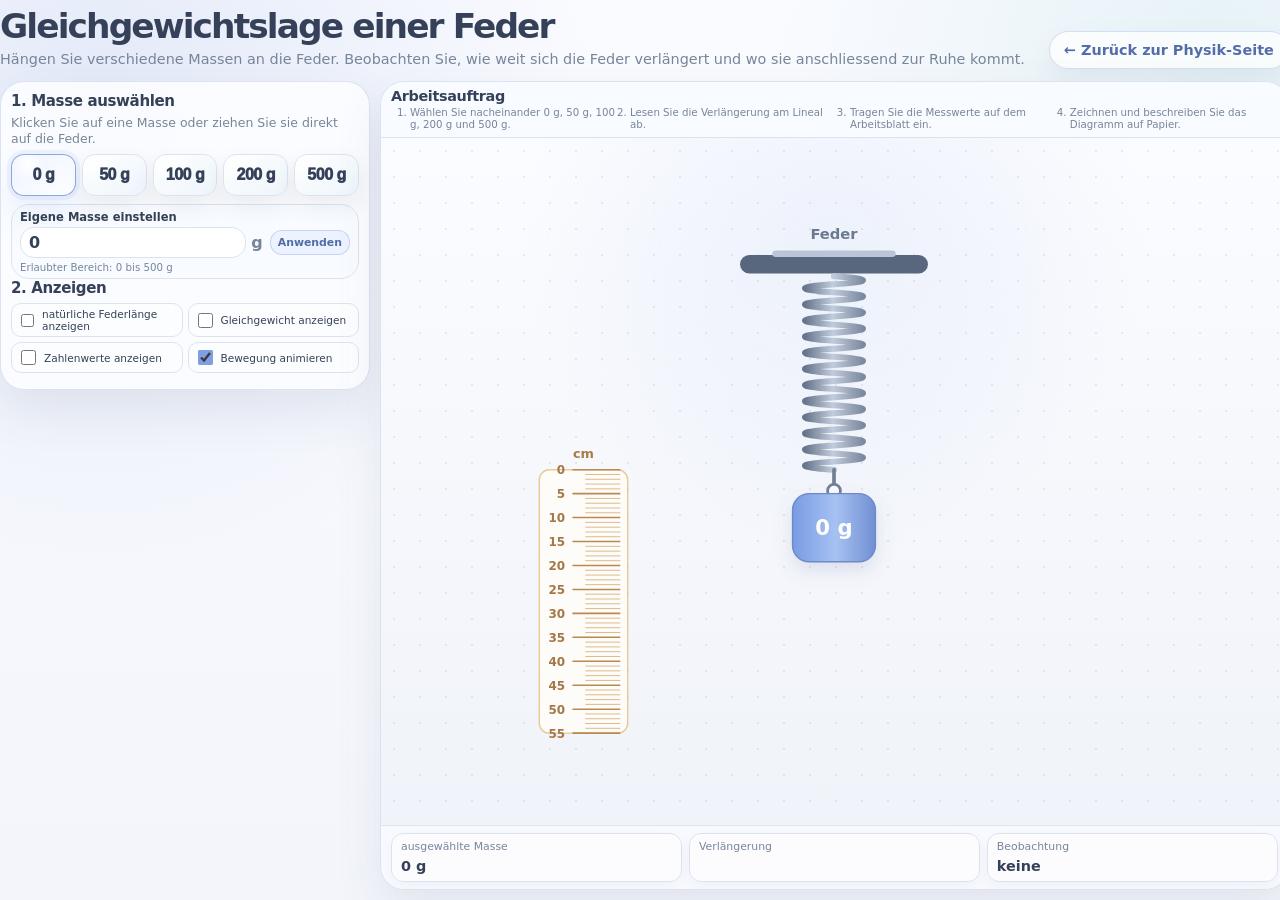
<file: physik/simulationen/von-beobachtungen-zu-einem-modell.html>
<!DOCTYPE html>
<html lang="de">
<head>
  <meta charset="UTF-8" />
  <meta name="viewport" content="width=device-width, initial-scale=1.0" />
  <title>Feder: Gleichgewichtslage und Verlängerung</title>
  <link rel="icon" href="../../favicon.svg" type="image/svg+xml" />
  <style>
    html,
    body {
      height: 100%;
      width: 100%;
    }

    :root {
      --bg: #f3f5fb;
      --card: rgba(252, 253, 255, 0.90);
      --card-solid: #fcfdff;
      --text: #354158;
      --muted: #78859a;
      --line: #dce3ef;
      --blue: #7f9fe3;
      --green: #81c9a1;
      --orange: #e9a078;
      --cyan: #91c9d5;
      --dark: #465268;
      --shadow: 0 20px 48px rgba(72, 86, 112, 0.10);
      --radius: 24px;
    }

    * {
      box-sizing: border-box;
    }

    body {
      margin: 0;
      height: 100%;
      width: 100%;
      color: var(--text);
      font-family: Inter, ui-sans-serif, system-ui, -apple-system, BlinkMacSystemFont, "Segoe UI", sans-serif;
      background:
        radial-gradient(circle at 8% 10%, rgba(163, 184, 230, 0.25), transparent 34%),
        radial-gradient(circle at 95% 5%, rgba(169, 215, 222, 0.24), transparent 30%),
        linear-gradient(180deg, #fafbff 0%, var(--bg) 100%);
    }

    main {
      width: min(1500px, calc(100vw - 28px));
      margin: 0 auto;
      padding: clamp(10px, 1.2vw, 18px) 0;
    }

    header {
      display: flex;
      align-items: flex-end;
      justify-content: space-between;
      gap: 24px;
      margin-bottom: 12px;
    }

    .back-link {
      display: inline-flex;
      flex: 0 0 auto;
      align-items: center;
      justify-content: center;
      gap: 8px;
      padding: 10px 14px;
      border: 1px solid rgba(127, 159, 227, 0.32);
      border-radius: 999px;
      background: rgba(255, 255, 255, 0.72);
      color: #536da8;
      box-shadow: 0 10px 24px rgba(72, 86, 112, 0.08);
      text-decoration: none;
      font-size: 0.9rem;
      font-weight: 900;
      white-space: nowrap;
      transition: border-color 0.16s ease, background 0.16s ease, color 0.16s ease, box-shadow 0.16s ease;
    }

    .back-link:hover {
      border-color: rgba(127, 159, 227, 0.58);
      background: rgba(255, 255, 255, 0.92);
      color: #405d9f;
      box-shadow: 0 14px 30px rgba(72, 86, 112, 0.12);
    }

    h1 {
      margin: 0;
      font-size: clamp(1.8rem, 3vw, 2.65rem);
      line-height: 0.98;
      letter-spacing: -0.055em;
    }

    .subtitle {
      margin: 6px 0 0;
      max-width: 920px;
      color: var(--muted);
      font-size: clamp(0.96rem, 1.35vw, 1.08rem);
      line-height: 1.35;
    }

    .layout {
      display: grid;
      grid-template-columns: minmax(300px, 370px) minmax(500px, 1fr);
      gap: 12px;
      align-items: stretch;
    }

    .data-panel {
      grid-column: 1 / -1;
    }

    .panel {
      background: var(--card);
      border: 1px solid rgba(217, 226, 239, 0.96);
      border-radius: var(--radius);
      box-shadow: var(--shadow);
      backdrop-filter: blur(14px);
      overflow: hidden;
    }

    .panel-inner {
      padding: clamp(16px, 2vw, 22px);
    }

    .panel h2 {
      margin: 0 0 10px;
      font-size: 1.06rem;
      letter-spacing: -0.025em;
    }

    .small {
      margin: 0;
      color: var(--muted);
      font-size: 0.94rem;
      line-height: 1.48;
    }

    .mass-grid {
      display: grid;
      grid-template-columns: repeat(2, minmax(0, 1fr));
      gap: 12px;
      margin: 16px 0 18px;
    }

    .mass-card {
      appearance: none;
      border: 1px solid var(--line);
      border-radius: 20px;
      min-height: 72px;
      padding: 11px;
      background:
        radial-gradient(circle at 25% 20%, rgba(255, 255, 255, 0.95), transparent 34%),
        linear-gradient(145deg, #ffffff, #edf5fb);
      color: var(--text);
      display: grid;
      place-items: center;
      text-align: center;
      cursor: grab;
      box-shadow: 0 10px 24px rgba(15, 23, 42, 0.07);
      transition: transform 0.16s ease, border-color 0.16s ease, box-shadow 0.16s ease;
    }

    .mass-card:active {
      cursor: grabbing;
    }

    .mass-card:hover {
      transform: translateY(-2px);
      border-color: rgba(127, 159, 227, 0.58);
      box-shadow: 0 16px 30px rgba(127, 159, 227, 0.14);
    }

    .mass-card.active {
      border-color: rgba(111, 145, 216, 0.78);
      background:
        radial-gradient(circle at 24% 20%, rgba(255, 255, 255, 1), transparent 32%),
        linear-gradient(145deg, #edf2ff, #ffffff);
      box-shadow:
        0 0 0 4px rgba(127, 159, 227, 0.10),
        0 16px 30px rgba(127, 159, 227, 0.14);
    }

    .mass-value {
      display: block;
      font-size: 1.58rem;
      font-weight: 950;
      letter-spacing: -0.045em;
    }

    .toggle-list {
      display: grid;
      gap: 10px;
      margin: 18px 0;
    }

    .toggle {
      display: flex;
      align-items: center;
      gap: 10px;
      padding: 11px 12px;
      border: 1px solid var(--line);
      border-radius: 16px;
      background: var(--card-solid);
      font-size: 0.94rem;
      line-height: 1.25;
    }

    .toggle input {
      width: 18px;
      height: 18px;
      accent-color: var(--blue);
    }

    .line-toggle {
      align-items: flex-start;
      transition: opacity 0.2s ease, border-color 0.2s ease, background 0.2s ease;
    }

    .line-toggle small {
      display: block;
      margin-top: 3px;
      color: var(--muted);
      font-size: 0.72rem;
      line-height: 1.25;
    }

    .line-toggle.disabled-control {
      border-style: dashed;
      background: #f1f5f9;
      cursor: not-allowed;
      opacity: 0.68;
    }

    .line-toggle.available-control {
      border-color: rgba(22, 163, 74, 0.38);
      background: #f0fdf4;
    }

    .line-toggle.available-control small {
      color: #15803d;
      font-weight: 800;
    }

    .button-row {
      display: grid;
      grid-template-columns: 1fr 1fr;
      gap: 10px;
      margin-top: 12px;
    }

    button.primary,
    button.secondary {
      border: 0;
      border-radius: 16px;
      padding: 12px 14px;
      font-weight: 900;
      cursor: pointer;
      transition: transform 0.16s ease, filter 0.16s ease, box-shadow 0.16s ease;
    }

    button.primary {
      background: linear-gradient(135deg, var(--blue), var(--cyan));
      color: #ffffff;
      box-shadow: 0 14px 28px rgba(37, 99, 235, 0.22);
    }

    button.secondary {
      background: #eef4fb;
      color: #334155;
      border: 1px solid var(--line);
    }

    button.primary:hover,
    button.secondary:hover {
      transform: translateY(-1px);
      filter: brightness(1.02);
    }

    .input-card {
      margin-top: 14px;
      border: 1px solid var(--line);
      border-radius: 18px;
      background: #f8fbff;
      padding: 13px;
    }

    .input-card label {
      display: block;
      font-size: 0.88rem;
      font-weight: 800;
      color: #334155;
      margin-bottom: 7px;
    }

    .input-line {
      display: grid;
      grid-template-columns: 1fr auto;
      gap: 8px;
      align-items: center;
    }

    input[type="number"] {
      width: 100%;
      border: 1px solid var(--line);
      border-radius: 14px;
      padding: 11px 12px;
      background: #ffffff;
      color: var(--text);
      font: inherit;
      font-weight: 800;
    }

    .unit-chip {
      color: var(--muted);
      font-weight: 900;
      padding-right: 2px;
    }

    .custom-mass-line {
      display: grid;
      grid-template-columns: minmax(0, 1fr) auto auto;
      gap: 7px;
      align-items: center;
    }

    .custom-mass-apply {
      border: 1px solid rgba(127, 159, 227, 0.35);
      border-radius: 12px;
      padding: 9px 11px;
      background: #edf2ff;
      color: #506da9;
      font: inherit;
      font-size: 0.78rem;
      font-weight: 850;
      cursor: pointer;
      transition: transform 0.16s ease, background 0.16s ease;
    }

    .custom-mass-apply:hover {
      transform: translateY(-1px);
      background: #e4ebff;
    }

    .custom-mass-message {
      margin: 5px 0 0;
      color: var(--muted);
      font-size: 0.72rem;
      line-height: 1.2;
    }

    .custom-mass-card.invalid {
      border-color: #e8a6a6;
      background: #fff7f7;
    }

    .custom-mass-card.invalid .custom-mass-message {
      color: #b45f5f;
      font-weight: 750;
    }

    .sim-panel {
      display: grid;
      grid-template-rows: auto minmax(480px, 1fr) auto;
      min-height: clamp(590px, calc(100vh - 150px), 840px);
    }

    .sim-task {
      padding: 10px 14px;
      border-bottom: 1px solid var(--line);
      background: rgba(248, 251, 255, 0.96);
    }

    .sim-task h2 {
      margin-bottom: 5px;
    }

    .sim-task ol {
      display: grid;
      grid-template-columns: repeat(2, minmax(0, 1fr));
      gap: 3px 18px;
      margin: 0;
      padding-left: 19px;
      color: var(--muted);
      font-size: 0.76rem;
      line-height: 1.25;
    }

    .stage {
      position: relative;
      min-height: 480px;
      background:
        radial-gradient(circle, rgba(137, 151, 177, 0.18) 1px, transparent 1.2px),
        radial-gradient(circle at 50% 15%, rgba(158, 184, 234, 0.14), transparent 42%),
        linear-gradient(180deg, #fbfcff 0%, #f0f3f9 100%);
      background-size: 26px 26px, auto, auto;
    }

    .stage.drag-over::after {
      content: "Masse hier loslassen";
      position: absolute;
      inset: 18px;
      display: grid;
      place-items: center;
      border: 3px dashed rgba(37, 99, 235, 0.50);
      border-radius: 23px;
      background: rgba(232, 245, 255, 0.73);
      color: #1d4ed8;
      font-size: clamp(1rem, 2vw, 1.45rem);
      font-weight: 950;
      pointer-events: none;
    }

    #springSvg {
      display: block;
      width: 100%;
      height: 100%;
      min-height: 480px;
    }

    .dashboard {
      display: grid;
      grid-template-columns: repeat(3, minmax(0, 1fr));
      gap: 10px;
      padding: 13px;
      border-top: 1px solid var(--line);
      background: rgba(248, 250, 255, 0.84);
    }

    .metric {
      border: 1px solid var(--line);
      border-radius: 16px;
      background: rgba(253, 253, 255, 0.92);
      padding: 11px 12px;
      box-shadow: 0 5px 16px rgba(15, 23, 42, 0.04);
    }

    .metric span {
      display: block;
      margin-bottom: 3px;
      color: var(--muted);
      font-size: 0.78rem;
    }

    .metric strong {
      font-size: 1.06rem;
      font-variant-numeric: tabular-nums;
    }

    .hide-values .value-text,
    .hide-values .value-number {
      opacity: 0;
      user-select: none;
    }

    .value-text,
    .value-number {
      transition: opacity 0.2s ease;
    }

    .legend {
      display: grid;
      gap: 9px;
      margin-top: 14px;
    }

    .legend-item {
      display: grid;
      grid-template-columns: 28px 1fr;
      gap: 9px;
      align-items: center;
      color: var(--muted);
      font-size: 0.92rem;
      line-height: 1.3;
    }

    .legend-line {
      width: 28px;
      border-top: 3px dashed currentColor;
    }

    .blue { color: var(--blue); }
    .green { color: var(--green); }
    .orange { color: var(--orange); }

    .task-box {
      margin-top: 14px;
      padding: 14px;
      border: 1px solid var(--line);
      border-radius: 18px;
      background: #f8fbff;
    }

    .task-box ol {
      margin: 9px 0 0;
      padding-left: 20px;
      color: var(--muted);
      line-height: 1.48;
    }

    .task-box p {
      margin: 0;
      color: var(--muted);
      line-height: 1.48;
      font-size: 0.94rem;
    }

    .data-layout {
      display: grid;
      grid-template-columns: minmax(280px, 0.72fr) minmax(480px, 1.28fr);
      gap: 14px;
      align-items: start;
    }

    .chart-column,
    .insight-stack {
      display: grid;
      gap: 12px;
    }

    table {
      width: 100%;
      border-collapse: collapse;
      overflow: hidden;
      border-radius: 16px;
      background: #ffffff;
      border: 1px solid var(--line);
    }

    th, td {
      padding: 10px 11px;
      border-bottom: 1px solid var(--line);
      text-align: left;
      font-size: 0.92rem;
    }

    th {
      background: #f1f6fb;
      color: #334155;
      font-size: 0.82rem;
      text-transform: uppercase;
      letter-spacing: 0.04em;
    }

    tr:last-child td {
      border-bottom: 0;
    }

    .empty-row td {
      color: var(--muted);
      text-align: center;
      padding: 17px 10px;
    }

    .chart-card {
      border: 1px solid var(--line);
      border-radius: 20px;
      background: #ffffff;
      overflow: hidden;
    }

    #chartSvg {
      display: block;
      width: 100%;
      height: auto;
      aspect-ratio: 1.25 / 1;
      min-height: 0;
    }

    .notice {
      margin-top: 10px;
      color: var(--muted);
      font-size: 0.86rem;
      line-height: 1.42;
    }

    @media (min-width: 1101px) {
      html,
      body {
        height: 100%;
        width: 100%;
        overflow: hidden;
      }

      main {
        height: 100%;
        width: 100%;
        display: grid;
        grid-template-rows: auto minmax(0, 1fr);
        padding: 10px 0;
        margin: 0;
      }

      h1 {
        font-size: 2.15rem;
      }

      .layout,
      .panel {
        min-height: 0;
      }

      .layout {
        height: 100%;
        display: grid;
        grid-template-columns: 370px minmax(0, 1fr);
        grid-template-rows: minmax(0, 1fr);
        gap: 10px;
        align-self: stretch;
      }

      .sim-panel {
        grid-template-rows: auto minmax(0, 1fr) auto;
      }

      .sim-panel .stage,
      .sim-panel #springSvg {
        min-height: 0;
      }

      .subtitle {
        max-width: none;
        font-size: 0.9rem;
        white-space: nowrap;
      }

      .controls-panel .panel-inner,
      .data-panel .panel-inner {
        padding: 10px;
      }

      .controls-panel {
        align-self: start;
      }

      .controls-panel .small {
        font-size: 0.78rem;
        line-height: 1.3;
      }

      .controls-panel .mass-grid {
        grid-template-columns: repeat(5, minmax(0, 1fr));
        gap: 6px;
        margin: 6px 0 8px;
      }

      .controls-panel .mass-card:nth-child(-n + 3) {
        grid-column: auto;
      }

      .controls-panel .mass-card:nth-child(n + 4) {
        grid-column: auto;
      }

      .controls-panel .mass-card {
        min-height: 42px;
        padding: 5px 3px;
        border-radius: 13px;
      }

      .controls-panel .mass-value {
        font-size: 1rem;
        letter-spacing: -0.03em;
      }

      .controls-panel .toggle-list {
        grid-template-columns: repeat(2, minmax(0, 1fr));
        gap: 5px;
        margin: 6px 0;
      }

      .controls-panel .toggle {
        gap: 5px;
        padding: 4px 5px;
        border-radius: 10px;
        font-size: 0.66rem;
        line-height: 1.15;
      }

      .controls-panel .toggle input {
        width: 15px;
        height: 15px;
      }

      .controls-panel .input-card {
        margin-top: 6px;
        padding: 5px 8px;
      }

      .controls-panel .input-card label {
        margin-bottom: 3px;
        font-size: 0.72rem;
      }

      .controls-panel input[type="number"] {
        padding: 5px 8px;
      }

      .controls-panel .custom-mass-line {
        gap: 5px;
      }

      .controls-panel .custom-mass-apply {
        padding: 5px 7px;
        font-size: 0.68rem;
      }

      .controls-panel .custom-mass-message {
        margin-top: 3px;
        font-size: 0.64rem;
      }

      .controls-panel .notice {
        margin: 3px 0 0;
        font-size: 0.66rem;
        line-height: 1.2;
      }

      .controls-panel .button-row {
        margin-top: 6px;
      }

      .controls-panel button.primary,
      .controls-panel button.secondary {
        padding: 7px 8px;
        font-size: 0.72rem;
      }

      .controls-panel .panel-inner > h2 {
        margin-bottom: 5px;
        font-size: 0.94rem;
      }

      .data-panel .small {
        font-size: 0.72rem;
        line-height: 1.2;
      }

      .data-panel .toggle-list {
        gap: 5px;
        margin: 6px 0;
      }

      .data-panel .toggle {
        padding: 5px 7px;
        font-size: 0.7rem;
      }

      .data-panel th,
      .data-panel td {
        padding: 4px 7px;
        font-size: 0.72rem;
      }

      .data-panel .task-box {
        margin-top: 0;
        padding: 8px;
        border-radius: 13px;
      }

      .data-panel .task-box ol {
        margin-top: 6px;
        padding-left: 17px;
        font-size: 0.78rem;
        line-height: 1.3;
      }

      .data-panel .task-box p {
        font-size: 0.72rem;
        line-height: 1.22;
      }

      .sim-task {
        padding: 6px 10px;
      }

      .sim-task ol {
        grid-template-columns: repeat(4, minmax(0, 1fr));
        font-size: 0.64rem;
        gap: 2px 12px;
        line-height: 1.15;
      }

      .sim-task h2 {
        margin-bottom: 3px;
        font-size: 0.9rem;
      }

      .sim-panel #springSvg {
        max-width: 700px;
        margin: 0 auto;
      }

      .dashboard {
        gap: 7px;
        padding: 7px 10px;
      }

      .metric {
        padding: 6px 9px;
        border-radius: 12px;
      }

      .metric span {
        font-size: 0.68rem;
      }

      .metric strong {
        font-size: 0.9rem;
      }

      .data-layout {
        height: 100%;
        grid-template-columns: minmax(300px, 0.72fr) minmax(0, 1.7fr);
        gap: 12px;
      }

      .chart-column {
        min-height: 0;
        grid-template-columns: minmax(480px, 1.45fr) minmax(260px, 0.75fr);
        gap: 10px;
      }

      .chart-area,
      .insight-stack {
        min-height: 0;
      }

      .chart-area {
        display: grid;
        grid-template-rows: auto minmax(0, 1fr);
      }

      .insight-stack {
        grid-template-rows: repeat(2, minmax(0, 1fr));
        gap: 8px;
      }

      .data-panel h2 {
        margin-bottom: 5px;
        font-size: 0.9rem;
      }

      #chartSvg {
        height: 100%;
        max-height: 235px;
        aspect-ratio: auto;
      }
    }

    @media (max-width: 1100px) {
      .layout {
        grid-template-columns: 310px minmax(480px, 1fr);
      }

      .data-panel {
        grid-column: 1 / -1;
      }

      .data-layout {
        grid-template-columns: minmax(280px, 0.85fr) minmax(360px, 1.15fr);
        align-items: start;
      }
    }

    @media (max-width: 880px) {
      main {
        width: min(100vw - 18px, 1500px);
      }

      header {
        display: block;
      }

      .back-link {
        margin-top: 12px;
      }

      .layout {
        grid-template-columns: 1fr;
      }

      .sim-panel {
        min-height: auto;
      }

      .sim-task ol {
        grid-template-columns: 1fr;
      }

      .data-layout {
        grid-template-columns: 1fr;
      }
    }

    @media (max-width: 560px) {
      .mass-grid,
      .button-row,
      .dashboard {
        grid-template-columns: 1fr;
      }

      .panel-inner {
        padding: 14px;
      }

      h1 {
        font-size: 1.9rem;
      }

      #springSvg {
        min-height: 440px;
      }
    }
  </style>
</head>
<body>
  <main>
    <header>
      <div>
        <h1>Gleichgewichtslage einer Feder</h1>
        <p class="subtitle">
          Hängen Sie verschiedene Massen an die Feder. Beobachten Sie, wie weit sich die Feder verlängert
          und wo sie anschliessend zur Ruhe kommt.
        </p>
      </div>
      <a class="back-link" id="backLink" href="../">← Zurück zur Physik-Seite</a>
    </header>

    <div class="layout">
      <section class="panel controls-panel">
        <div class="panel-inner">
          <h2>1. Masse auswählen</h2>
          <p class="small">Klicken Sie auf eine Masse oder ziehen Sie sie direkt auf die Feder.</p>

          <div class="mass-grid" id="massGrid">
            <button class="mass-card active" draggable="true" data-g="0">
              <span class="mass-value">0 g</span>
            </button>
            <button class="mass-card" draggable="true" data-g="50">
              <span class="mass-value">50 g</span>
            </button>
            <button class="mass-card" draggable="true" data-g="100">
              <span class="mass-value">100 g</span>
            </button>
            <button class="mass-card" draggable="true" data-g="200">
              <span class="mass-value">200 g</span>
            </button>
            <button class="mass-card" draggable="true" data-g="500">
              <span class="mass-value">500 g</span>
            </button>
          </div>

          <div class="input-card custom-mass-card" id="customMassCard">
            <label for="customMassInput">Eigene Masse einstellen</label>
            <div class="custom-mass-line">
              <input id="customMassInput" type="number" min="0" max="500" step="0.1" value="0" inputmode="decimal" />
              <span class="unit-chip">g</span>
              <button class="custom-mass-apply" id="customMassBtn" type="button">Anwenden</button>
            </div>
            <p class="custom-mass-message" id="customMassMessage">Erlaubter Bereich: 0 bis 500 g</p>
          </div>

          <h2>2. Anzeigen</h2>
          <div class="toggle-list">
            <label class="toggle">
              <input id="showNatural" type="checkbox" />
              natürliche Federlänge anzeigen
            </label>
            <label class="toggle">
              <input id="showBalance" type="checkbox" />
              Gleichgewicht anzeigen
            </label>
            <label class="toggle">
              <input id="showNumbers" type="checkbox" />
              Zahlenwerte anzeigen
            </label>
            <label class="toggle">
              <input id="animateMotion" type="checkbox" checked />
              Bewegung animieren
            </label>
          </div>

        </div>
      </section>

      <section class="panel sim-panel hide-values" id="simPanel">
        <div class="sim-task">
          <h2>Arbeitsauftrag</h2>
          <ol>
            <li>Wählen Sie nacheinander 0 g, 50 g, 100 g, 200 g und 500 g.</li>
            <li>Lesen Sie die Verlängerung am Lineal ab.</li>
            <li>Tragen Sie die Messwerte auf dem Arbeitsblatt ein.</li>
            <li>Zeichnen und beschreiben Sie das Diagramm auf Papier.</li>
          </ol>
        </div>
        <div class="stage" id="stage">
          <svg id="springSvg" viewBox="0 0 760 660" role="img" aria-label="Feder mit angehängter Masse">
            <defs>
              <linearGradient id="springGradient" x1="0" x2="1">
                <stop offset="0%" stop-color="#66758c" />
                <stop offset="48%" stop-color="#c1ccdc" />
                <stop offset="100%" stop-color="#7c8aa0" />
              </linearGradient>

              <linearGradient id="massGradient" x1="0" x2="1">
                <stop offset="0%" stop-color="#789be4" />
                <stop offset="52%" stop-color="#a7c1f2" />
                <stop offset="100%" stop-color="#718fd3" />
              </linearGradient>

              <filter id="softShadow" x="-25%" y="-25%" width="150%" height="170%">
                <feDropShadow dx="0" dy="9" stdDeviation="10" flood-color="#667da8" flood-opacity="0.18" />
              </filter>

              <marker id="arrowOrange" markerWidth="9" markerHeight="9" refX="4" refY="4" viewBox="0 0 8 8" orient="auto-start-reverse" markerUnits="userSpaceOnUse">
                <path d="M 1 1 L 7 4 L 1 7" fill="none" stroke="#e79b74" stroke-width="1.5" stroke-linecap="round" stroke-linejoin="round"></path>
              </marker>
            </defs>

            <rect x="278" y="49" width="204" height="20" rx="10" fill="#59677e" />
            <rect x="313" y="44" width="134" height="7" rx="4" fill="#bac6d8" />
            <text x="380" y="31" text-anchor="middle" font-size="16" font-weight="850" fill="#6c7a90">Feder</text>

            <g id="naturalGroup" style="display: none">
              <line id="naturalLine" x1="126" x2="622" y1="0" y2="0" stroke="#8eadeb" stroke-width="2.2" stroke-dasharray="8 8" />
              <text id="naturalText" x="440" y="0" font-size="14" font-weight="850" fill="#6488d5">natürliche Länge</text>
            </g>

            <g id="balanceGroup" style="display: none">
              <line id="balanceLine" x1="126" x2="622" y1="0" y2="0" stroke="#8fd2aa" stroke-width="2.2" stroke-dasharray="8 8" />
              <text id="balanceText" x="440" y="0" font-size="14" font-weight="850" fill="#56a878">Gleichgewichtslage</text>
            </g>

            <g id="rulerGroup">
              <rect id="rulerBack" x="60" y="0" width="96" height="0" rx="11" fill="#fffdf9" stroke="#e9c78c" stroke-width="1.5" opacity="0.94" />
              <text id="rulerTitle" x="108" y="0" text-anchor="middle" font-size="14" font-weight="900" fill="#a97b46">cm</text>
            </g>

            <path id="springPath" d="" fill="none" stroke="url(#springGradient)" stroke-width="6.5" stroke-linecap="round" stroke-linejoin="round" />
            <line id="connector" x1="380" x2="380" y1="0" y2="0" stroke="#718097" stroke-width="4" stroke-linecap="round" />
            <circle id="hook" cx="380" cy="0" r="7" fill="#fbfcff" stroke="#718097" stroke-width="3" />

            <g id="massGroup" filter="url(#softShadow)">
              <rect id="massRect" x="335" y="0" width="90" height="74" rx="18" fill="url(#massGradient)" stroke="#6f89c5" stroke-width="1.5" />
              <text id="massLabel" x="380" y="45" text-anchor="middle" font-size="23" font-weight="900" fill="#ffffff">0 g</text>
            </g>

            <g id="stretchGroup" style="display: none">
              <line id="stretchArrow" x1="610" x2="610" y1="0" y2="0" stroke="#e79b74" stroke-width="2" marker-start="url(#arrowOrange)" marker-end="url(#arrowOrange)" />
              <rect id="stretchLabelBack" x="626" y="0" width="112" height="30" rx="15" fill="#fff8f4" stroke="#f0c9b4" />
              <text id="stretchText" class="value-text" x="682" y="0" text-anchor="middle" dominant-baseline="middle" font-size="14" font-weight="800" fill="#a46143">Δx = 0.0 cm</text>
            </g>

          </svg>
        </div>

        <div class="dashboard">
          <div class="metric">
            <span>ausgewählte Masse</span>
            <strong id="massMetric">0 g</strong>
          </div>
          <div class="metric">
            <span>Verlängerung</span>
            <strong id="stretchMetric" class="value-number">0.0 cm</strong>
          </div>
          <div class="metric">
            <span>Beobachtung</span>
            <strong id="observationMetric">keine</strong>
          </div>
        </div>
      </section>

    </div>
  </main>

  <script>
    const backLink = document.getElementById("backLink");
    const backTargets = {
      gymnasium: {
        href: "../gymi/simulationen/",
        label: "← Zurück zu Gymnasium-Simulationen"
      },
      fms: {
        href: "../fms/simulationen/",
        label: "← Zurück zu FMS-Simulationen"
      }
    };

    if (backLink) {
      const params = new URLSearchParams(window.location.search);
      let source = params.get("from");

      if (!source && document.referrer.includes("/physik/gymi/simulationen")) {
        source = "gymnasium";
      }

      if (!source && document.referrer.includes("/physik/fms/simulationen")) {
        source = "fms";
      }

      if (backTargets[source]) {
        backLink.href = backTargets[source].href;
        backLink.textContent = backTargets[source].label;
      }
    }

    const settings = {
      selectedGrams: 0,
      topX: 380,
      topY: 72,
      naturalLengthPx: 210,
      pxPerCm: 5.2,
      displayedPx: 0,
      displayedEquilibriumPx: 0,
      targetPx: 0,
      animate: true
    };

    const stretchByMass = {
      0: 0.0,
      50: 4.2,
      100: 8.4,
      200: 16.8,
      500: 42.0
    };

    const stretchCmPerGram = 0.084;

    const oscillation = {
      dampingPerSecond: 4.5,
      angularFrequency: 12,
      maxDurationSeconds: 1.8,
      settleThresholdPx: 0.15
    };

    const massCards = Array.from(document.querySelectorAll(".mass-card"));

    const els = {
      stage: document.getElementById("stage"),
      simPanel: document.getElementById("simPanel"),
      springSvg: document.getElementById("springSvg"),
      springPath: document.getElementById("springPath"),
      connector: document.getElementById("connector"),
      hook: document.getElementById("hook"),
      massGroup: document.getElementById("massGroup"),
      massRect: document.getElementById("massRect"),
      massLabel: document.getElementById("massLabel"),

      naturalGroup: document.getElementById("naturalGroup"),
      naturalLine: document.getElementById("naturalLine"),
      naturalText: document.getElementById("naturalText"),

      balanceGroup: document.getElementById("balanceGroup"),
      balanceLine: document.getElementById("balanceLine"),
      balanceText: document.getElementById("balanceText"),

      stretchGroup: document.getElementById("stretchGroup"),
      stretchArrow: document.getElementById("stretchArrow"),
      stretchLabelBack: document.getElementById("stretchLabelBack"),
      stretchText: document.getElementById("stretchText"),

      rulerGroup: document.getElementById("rulerGroup"),
      rulerBack: document.getElementById("rulerBack"),
      rulerTitle: document.getElementById("rulerTitle"),

      massMetric: document.getElementById("massMetric"),
      stretchMetric: document.getElementById("stretchMetric"),
      observationMetric: document.getElementById("observationMetric"),

      showNatural: document.getElementById("showNatural"),
      showBalance: document.getElementById("showBalance"),
      showNumbers: document.getElementById("showNumbers"),
      animateMotion: document.getElementById("animateMotion"),

      customMassCard: document.getElementById("customMassCard"),
      customMassInput: document.getElementById("customMassInput"),
      customMassBtn: document.getElementById("customMassBtn"),
      customMassMessage: document.getElementById("customMassMessage")
    };

    let animationId = null;
    let equilibriumAnimationId = null;

    function currentStretchCm() {
      return settings.selectedGrams * stretchCmPerGram;
    }

    function formatGrams(grams) {
      return Number.isInteger(grams) ? String(grams) : grams.toFixed(1);
    }

    function observationForMass(grams) {
      if (grams === 0) return "keine";
      if (grams <= 75) return "klein";
      if (grams <= 150) return "grösser";
      if (grams <= 300) return "deutlich";
      return "sehr gross";
    }

    function clearCustomMassError() {
      els.customMassCard.classList.remove("invalid");
      els.customMassInput.removeAttribute("aria-invalid");
      els.customMassMessage.textContent = "Erlaubter Bereich: 0 bis 500 g";
    }

    function springPath(x, y1, y2) {
      const turns = 12;
      const halfTurns = turns * 2;
      const amplitude = 42;
      const length = Math.max(80, y2 - y1);
      const step = length / halfTurns;
      let d = `M ${x} ${y1}`;
      for (let i = 1; i <= halfTurns; i++) {
        const y = y1 + step * i;
        const side = i % 2 === 1 ? amplitude : -amplitude;
        d += ` C ${x + side} ${y - step * 0.68}, ${x + side} ${y - step * 0.32}, ${x} ${y}`;
      }
      return d;
    }

    function clearGroup(group) {
      while (group.firstChild) group.removeChild(group.firstChild);
    }

    function makeSvgEl(tag, attrs, text) {
      const el = document.createElementNS("http://www.w3.org/2000/svg", tag);
      Object.entries(attrs).forEach(([key, value]) => el.setAttribute(key, value));
      if (text !== undefined) el.textContent = text;
      return el;
    }

    function drawRuler(naturalY) {
      const maxCm = 55;
      const h = maxCm * settings.pxPerCm;

      els.rulerBack.setAttribute("y", naturalY);
      els.rulerBack.setAttribute("height", h);
      els.rulerTitle.setAttribute("y", naturalY - 13);

      const old = Array.from(els.rulerGroup.querySelectorAll(".tick"));
      old.forEach(node => node.remove());

      for (let cm = 0; cm <= maxCm; cm++) {
        const y = naturalY + cm * settings.pxPerCm;
        const major = cm % 5 === 0;
        els.rulerGroup.appendChild(makeSvgEl("line", {
          class: "tick",
          x1: major ? 96 : 110,
          x2: 148,
          y1: y,
          y2: y,
          stroke: major ? "#b98950" : "#d5ad76",
          "stroke-width": major ? 1.7 : 0.9
        }));

        if (major) {
          els.rulerGroup.appendChild(makeSvgEl("text", {
            class: "tick",
            x: 88,
            y: y + 5,
            "text-anchor": "end",
            "font-size": 13,
            "font-weight": 800,
            fill: "#a47849"
          }, String(cm)));
        }
      }
    }

    function drawSimulation(stretchPx) {
      const naturalY = settings.topY + settings.naturalLengthPx;
      const endY = naturalY + stretchPx;
      const connectorEnd = endY + 23;
      const massY = connectorEnd + 3;
      const equilibriumY = naturalY + settings.displayedEquilibriumPx;
      const stretchCm = settings.targetPx / settings.pxPerCm;
      const selected = settings.selectedGrams;
      const viewHeight = Math.max(590, massY + 90);

      els.springSvg.setAttribute("viewBox", `0 0 760 ${viewHeight}`);

      els.springPath.setAttribute("d", springPath(settings.topX, settings.topY, endY));

      els.connector.setAttribute("y1", endY);
      els.connector.setAttribute("y2", connectorEnd);
      els.hook.setAttribute("cy", connectorEnd);

      const scale = 1 + (selected / 500) * 0.16;
      const width = 90 * scale;
      els.massRect.setAttribute("x", settings.topX - width / 2);
      els.massRect.setAttribute("width", width);
      els.massGroup.setAttribute("transform", `translate(0 ${massY})`);
      els.massLabel.setAttribute("x", settings.topX);
      els.massLabel.textContent = `${formatGrams(selected)} g`;

      els.naturalLine.setAttribute("y1", naturalY);
      els.naturalLine.setAttribute("y2", naturalY);
      els.naturalText.setAttribute("y", naturalY - 11);

      els.balanceLine.setAttribute("y1", equilibriumY);
      els.balanceLine.setAttribute("y2", equilibriumY);
      els.balanceText.setAttribute("y", equilibriumY + 23);

      els.stretchArrow.setAttribute("y1", naturalY);
      els.stretchArrow.setAttribute("y2", equilibriumY);
      const stretchLabelY = settings.displayedEquilibriumPx < 12
        ? naturalY + 30
        : naturalY + settings.displayedEquilibriumPx / 2;
      els.stretchLabelBack.setAttribute("y", stretchLabelY - 15);
      els.stretchText.setAttribute("y", stretchLabelY);
      els.stretchText.textContent = `Δx = ${stretchCm.toFixed(1)} cm`;

      els.massMetric.textContent = `${formatGrams(selected)} g`;
      els.stretchMetric.textContent = `${stretchCm.toFixed(1)} cm`;
      els.observationMetric.textContent = observationForMass(selected);

      drawRuler(naturalY);
    }

    function animateToTarget() {
      settings.targetPx = currentStretchCm() * settings.pxPerCm;

      if (animationId !== null) {
        cancelAnimationFrame(animationId);
        animationId = null;
      }

      if (!settings.animate) {
        settings.displayedPx = settings.targetPx;
        drawSimulation(settings.displayedPx);
        return;
      }

      const startPx = settings.displayedPx;
      const initialDisplacement = startPx - settings.targetPx;

      if (Math.abs(initialDisplacement) < 0.01) {
        settings.displayedPx = settings.targetPx;
        drawSimulation(settings.displayedPx);
        return;
      }

      const startTime = performance.now();

      function step(now) {
        const elapsed = (now - startTime) / 1000;
        const envelope = Math.exp(-oscillation.dampingPerSecond * elapsed);
        const displacement = initialDisplacement
          * envelope
          * Math.cos(oscillation.angularFrequency * elapsed);

        settings.displayedPx = settings.targetPx + displacement;
        drawSimulation(settings.displayedPx);

        const remainingAmplitude = Math.abs(initialDisplacement) * envelope;
        if (
          elapsed < oscillation.maxDurationSeconds
          && remainingAmplitude > oscillation.settleThresholdPx
        ) {
          animationId = requestAnimationFrame(step);
        } else {
          settings.displayedPx = settings.targetPx;
          drawSimulation(settings.displayedPx);
          animationId = null;
        }
      }

      animationId = requestAnimationFrame(step);
    }

    function glideEquilibriumToTarget() {
      if (equilibriumAnimationId !== null) {
        cancelAnimationFrame(equilibriumAnimationId);
        equilibriumAnimationId = null;
      }

      const startPx = settings.displayedEquilibriumPx;
      const delta = settings.targetPx - startPx;

      if (Math.abs(delta) < 0.01) {
        settings.displayedEquilibriumPx = settings.targetPx;
        drawSimulation(settings.displayedPx);
        return;
      }

      const duration = 320;
      const startTime = performance.now();

      function step(now) {
        const progress = Math.min(1, (now - startTime) / duration);
        const eased = 1 - Math.pow(1 - progress, 3);
        settings.displayedEquilibriumPx = startPx + delta * eased;
        drawSimulation(settings.displayedPx);

        if (progress < 1) {
          equilibriumAnimationId = requestAnimationFrame(step);
        } else {
          settings.displayedEquilibriumPx = settings.targetPx;
          equilibriumAnimationId = null;
          drawSimulation(settings.displayedPx);
        }
      }

      equilibriumAnimationId = requestAnimationFrame(step);
    }

    function selectMass(grams) {
      settings.selectedGrams = grams;
      massCards.forEach(card => {
        card.classList.toggle("active", Number(card.dataset.g) === grams);
      });
      els.customMassInput.value = formatGrams(grams);
      clearCustomMassError();
      animateToTarget();
      glideEquilibriumToTarget();
    }

    function applyCustomMass() {
      const rawValue = els.customMassInput.value.trim();
      const parsedValue = Number(rawValue);

      if (rawValue === "" || !Number.isFinite(parsedValue) || parsedValue < 0 || parsedValue > 500) {
        els.customMassCard.classList.add("invalid");
        els.customMassInput.setAttribute("aria-invalid", "true");
        els.customMassMessage.textContent = "Bitte eine Masse zwischen 0 und 500 g eingeben.";
        return;
      }

      const grams = Math.round(parsedValue * 10) / 10;
      selectMass(grams);
    }

    function updateVisibility() {
      const showStretch = els.showNatural.checked && els.showBalance.checked;
      const showNumbers = els.showNumbers.checked;

      els.naturalGroup.style.display = els.showNatural.checked ? "block" : "none";
      els.balanceGroup.style.display = els.showBalance.checked ? "block" : "none";
      els.stretchGroup.style.display = showStretch ? "block" : "none";
      els.stretchLabelBack.style.display = showStretch && showNumbers ? "block" : "none";
      els.stretchText.style.display = showStretch && showNumbers ? "block" : "none";
      els.simPanel.classList.toggle("hide-values", !showNumbers);
      settings.animate = els.animateMotion.checked;

      if (!settings.animate && animationId !== null) {
        cancelAnimationFrame(animationId);
        animationId = null;
        settings.displayedPx = settings.targetPx;
        drawSimulation(settings.displayedPx);
      }
    }

    massCards.forEach(card => {
      card.addEventListener("click", () => selectMass(Number(card.dataset.g)));
      card.addEventListener("dragstart", event => {
        event.dataTransfer.setData("text/plain", card.dataset.g);
        event.dataTransfer.effectAllowed = "copy";
      });
    });

    els.customMassBtn.addEventListener("click", applyCustomMass);
    els.customMassInput.addEventListener("keydown", event => {
      if (event.key === "Enter") applyCustomMass();
    });
    els.customMassInput.addEventListener("input", () => {
      if (els.customMassCard.classList.contains("invalid")) clearCustomMassError();
    });

    els.stage.addEventListener("dragover", event => {
      event.preventDefault();
      els.stage.classList.add("drag-over");
    });

    els.stage.addEventListener("dragleave", () => {
      els.stage.classList.remove("drag-over");
    });

    els.stage.addEventListener("drop", event => {
      event.preventDefault();
      els.stage.classList.remove("drag-over");
      const grams = Number(event.dataTransfer.getData("text/plain"));
      if (Object.prototype.hasOwnProperty.call(stretchByMass, grams)) selectMass(grams);
    });

    [
      els.showNatural,
      els.showBalance,
      els.showNumbers,
      els.animateMotion
    ].forEach(el => el.addEventListener("change", updateVisibility));

    settings.displayedPx = currentStretchCm() * settings.pxPerCm;
    settings.targetPx = settings.displayedPx;
    settings.displayedEquilibriumPx = settings.targetPx;
    drawSimulation(settings.displayedPx);
    updateVisibility();
  </script>
</body>
</html>
</file>
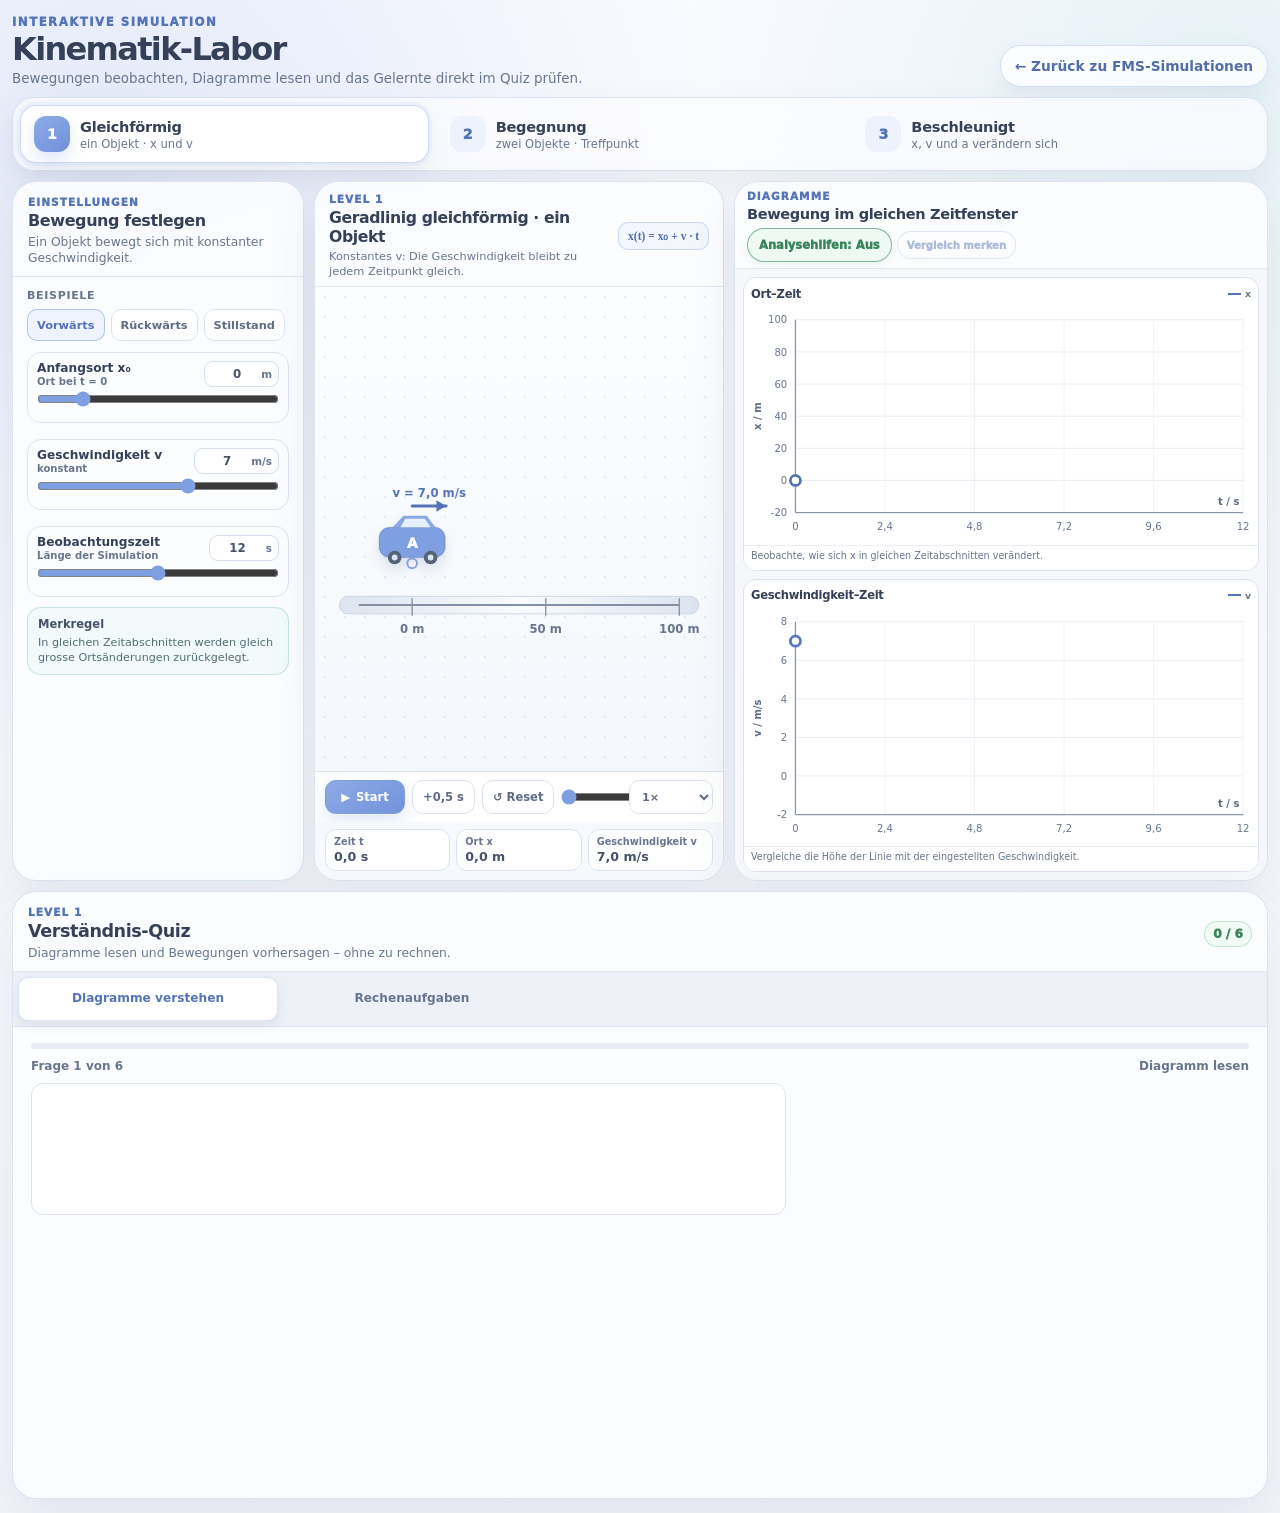
<file: physik/fms/simulationen/kinematik-labor.html>
<!DOCTYPE html>
<html lang="de">
<head>
  <meta charset="UTF-8" />
  <meta name="viewport" content="width=device-width, initial-scale=1.0" />
  <meta name="theme-color" content="#f3f5fb" />
  <title>Kinematik-Labor · FMS</title>
  <link rel="icon" href="../../../favicon.svg" type="image/svg+xml" />
  <link rel="stylesheet" href="../../simulationen/kinematik-labor.css?v=20260914-1" />
</head>
<body data-audience="fms">
  <main class="app-shell">
    <header class="app-header">
      <div class="title-wrap">
        <span class="eyebrow">Interaktive Simulation</span>
        <h1>Kinematik-Labor</h1>
        <p class="subtitle">Bewegungen beobachten, Diagramme lesen und das Gelernte direkt im Quiz prüfen.</p>
      </div>
      <a class="back-link" id="backLink" href="./">← Zurück zu FMS-Simulationen</a>
    </header>

    <nav class="level-picker" id="levelPicker" role="radiogroup" aria-label="Lernlevel auswählen">
      <button class="level-button" type="button" role="radio" aria-checked="true" data-mode="single">
        <span class="level-number">1</span>
        <span class="level-copy">
          <strong>Gleichförmig</strong>
          <small>ein Objekt · x und v</small>
        </span>
      </button>
      <button class="level-button" type="button" role="radio" aria-checked="false" data-mode="encounter">
        <span class="level-number">2</span>
        <span class="level-copy">
          <strong>Begegnung</strong>
          <small>zwei Objekte · Treffpunkt</small>
        </span>
      </button>
      <button class="level-button" type="button" role="radio" aria-checked="false" data-mode="accelerated">
        <span class="level-number">3</span>
        <span class="level-copy">
          <strong>Beschleunigt</strong>
          <small>x, v und a verändern sich</small>
        </span>
      </button>
    </nav>

    <div class="workspace">
      <aside class="panel controls-panel" aria-labelledby="controlsTitle">
        <div class="panel-heading">
          <div>
            <span class="panel-kicker">Einstellungen</span>
            <h2 id="controlsTitle">Bewegung festlegen</h2>
            <p class="panel-description" id="controlsIntro"></p>
          </div>
        </div>
        <div class="panel-scroll" id="controlsBody"></div>
      </aside>

      <div class="middle-column">
        <section class="panel simulation-panel" aria-labelledby="sceneTitle">
          <div class="scene-heading">
            <div>
              <span class="panel-kicker" id="sceneEyebrow">Level 1</span>
              <h2 id="sceneTitle">Gleichförmige Bewegung</h2>
              <p class="scene-hint" id="sceneHint"></p>
            </div>
            <div class="formula-badge" id="formulaBadge"></div>
          </div>

          <div class="stage">
            <svg id="motionSvg" viewBox="0 0 900 250" preserveAspectRatio="xMidYMid meet" role="img" aria-label="Bewegung auf einer geraden Strecke"></svg>
          </div>

          <div class="transport" aria-label="Zeitsteuerung">
            <button class="transport-button primary" id="playButton" type="button">
              <span id="playIcon" aria-hidden="true">▶</span>
              <span id="playLabel">Start</span>
            </button>
            <button class="transport-button" id="stepButton" type="button" title="Eine halbe Sekunde weiter">+0,5 s</button>
            <button class="transport-button" id="resetButton" type="button">↺ Reset</button>
            <label class="time-control">
              <span class="sr-only">Zeitpunkt</span>
              <input id="timeSlider" type="range" min="0" max="12" value="0" step="0.01" />
              <output id="timeOutput" for="timeSlider">0,0 s</output>
            </label>
            <label class="speed-control">
              <span class="sr-only">Abspielgeschwindigkeit</span>
              <select class="speed-select" id="speedSelect">
                <option value="0.5">0,5×</option>
                <option value="1" selected>1×</option>
                <option value="2">2×</option>
              </select>
            </label>
          </div>

          <div class="metric-grid" id="metricGrid" aria-live="off"></div>
        </section>

        <section class="panel diagram-panel" aria-labelledby="plotsTitle">
          <div class="plots-heading">
            <div>
              <span class="panel-kicker">Diagramme</span>
              <h2 id="plotsTitle">Bewegung im gleichen Zeitfenster</h2>
            </div>
          </div>
          <div class="plots-grid" id="plotsGrid" data-count="2" role="region" aria-label="Gestapelte Diagramme">
            <article class="plot-card" aria-labelledby="positionPlotTitle">
              <div class="plot-card-heading">
                <h3 id="positionPlotTitle">Ort–Zeit</h3>
                <div class="plot-legend" id="positionPlotLegend" aria-label="Legende Ort–Zeit"></div>
              </div>
              <div class="plot-area">
                <svg class="plot-svg" id="positionPlotSvg" viewBox="0 0 520 260" preserveAspectRatio="xMidYMid meet" role="img" aria-label="Ort–Zeit-Diagramm, x über t"></svg>
              </div>
              <div class="plot-footer"><p class="plot-summary" id="positionPlotSummary"></p></div>
            </article>
            <article class="plot-card" aria-labelledby="velocityPlotTitle">
              <div class="plot-card-heading">
                <h3 id="velocityPlotTitle">Geschwindigkeit–Zeit</h3>
                <div class="plot-legend" id="velocityPlotLegend" aria-label="Legende Geschwindigkeit–Zeit"></div>
              </div>
              <div class="plot-area">
                <svg class="plot-svg" id="velocityPlotSvg" viewBox="0 0 520 260" preserveAspectRatio="xMidYMid meet" role="img" aria-label="Geschwindigkeit–Zeit-Diagramm, v über t"></svg>
              </div>
              <div class="plot-footer"><p class="plot-summary" id="velocityPlotSummary"></p></div>
            </article>
            <article class="plot-card" id="extraPlotCard" aria-labelledby="extraPlotTitle" hidden>
              <div class="plot-card-heading">
                <h3 id="extraPlotTitle">Zusatzdiagramm</h3>
                <div class="plot-legend" id="extraPlotLegend" aria-label="Legende Zusatzdiagramm"></div>
              </div>
              <div class="plot-area">
                <svg class="plot-svg" id="extraPlotSvg" viewBox="0 0 520 260" preserveAspectRatio="xMidYMid meet" role="img"></svg>
              </div>
              <div class="plot-footer"><p class="plot-summary" id="extraPlotSummary"></p></div>
            </article>
          </div>
        </section>
      </div>

      <aside class="panel quiz-panel" aria-labelledby="quizTitle">
        <div class="panel-heading quiz-heading">
          <div>
            <span class="panel-kicker" id="quizLevel">Level 1</span>
            <h2 id="quizTitle">Verständnis-Quiz</h2>
            <p class="panel-description" id="quizIntro">Diagramme lesen, vergleichen und Bewegungen vorhersagen.</p>
          </div>
          <span class="score-chip" id="quizScore">0 / 6</span>
        </div>
        <div class="quiz-type-picker" id="quizTypePicker" role="group" aria-label="Aufgabentyp wählen">
          <button type="button" data-quiz-type="understanding" aria-pressed="true">Diagramme verstehen</button>
          <button type="button" data-quiz-type="calculation" aria-pressed="false">Rechenaufgaben</button>
        </div>
        <div class="quiz-body">
          <div class="progress-track" id="quizProgressTrack" role="progressbar" aria-label="Quizfortschritt" aria-valuemin="0" aria-valuemax="100" aria-valuenow="0">
            <div class="progress-bar" id="quizProgress"></div>
          </div>
          <div class="quiz-meta">
            <span id="quizCounter">Frage 1 von 6</span>
            <span id="quizKind">Diagramm lesen</span>
          </div>
          <div>
            <div class="quiz-visual" id="quizVisual" role="img" hidden></div>
            <h3 class="quiz-question" id="quizQuestion"></h3>
            <div class="answer-list" id="quizAnswers"></div>
          </div>
          <div class="quiz-feedback" id="quizFeedback" aria-live="polite">
            Wähle eine Antwort. Danach erhältst du sofort eine kurze Erklärung.
          </div>
          <button class="next-question" id="nextQuestion" type="button" disabled>Nächste Frage</button>
        </div>
      </aside>
    </div>
    <p class="sr-only" id="simulationStatus" aria-live="polite"></p>
  </main>

  <script src="../../simulationen/kinematik-labor.js?v=20260914-1"></script>
</body>
</html>
</file>
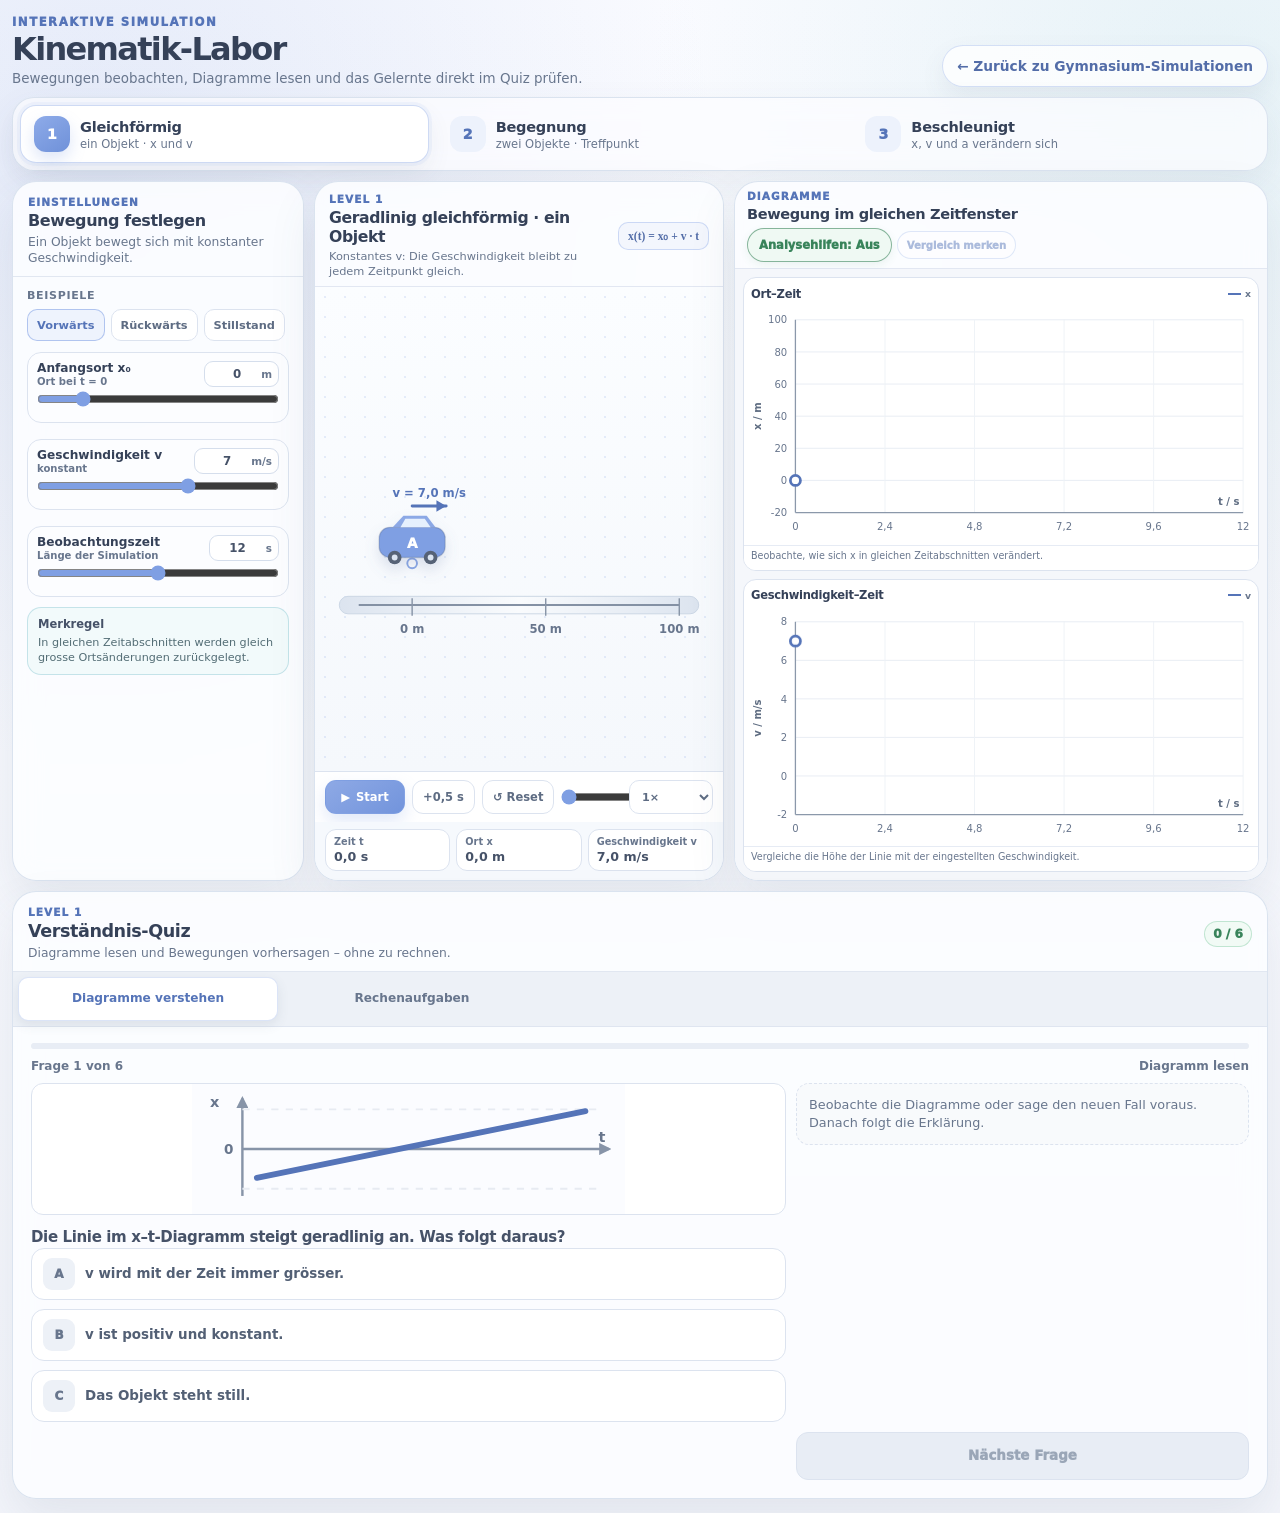
<file: physik/gymi/simulationen/kinematik-labor.html>
<!DOCTYPE html>
<html lang="de">
<head>
  <meta charset="UTF-8" />
  <meta name="viewport" content="width=device-width, initial-scale=1.0" />
  <meta name="theme-color" content="#f3f5fb" />
  <title>Kinematik-Labor · Gymnasium</title>
  <link rel="icon" href="../../../favicon.svg" type="image/svg+xml" />
  <link rel="stylesheet" href="../../simulationen/kinematik-labor.css?v=20260914-1" />
</head>
<body data-audience="gymnasium">
  <main class="app-shell">
    <header class="app-header">
      <div class="title-wrap">
        <span class="eyebrow">Interaktive Simulation</span>
        <h1>Kinematik-Labor</h1>
        <p class="subtitle">Bewegungen beobachten, Diagramme lesen und das Gelernte direkt im Quiz prüfen.</p>
      </div>
      <a class="back-link" id="backLink" href="./">← Zurück zu Gymnasium-Simulationen</a>
    </header>

    <nav class="level-picker" id="levelPicker" role="radiogroup" aria-label="Lernlevel auswählen">
      <button class="level-button" type="button" role="radio" aria-checked="true" data-mode="single">
        <span class="level-number">1</span>
        <span class="level-copy">
          <strong>Gleichförmig</strong>
          <small>ein Objekt · x und v</small>
        </span>
      </button>
      <button class="level-button" type="button" role="radio" aria-checked="false" data-mode="encounter">
        <span class="level-number">2</span>
        <span class="level-copy">
          <strong>Begegnung</strong>
          <small>zwei Objekte · Treffpunkt</small>
        </span>
      </button>
      <button class="level-button" type="button" role="radio" aria-checked="false" data-mode="accelerated">
        <span class="level-number">3</span>
        <span class="level-copy">
          <strong>Beschleunigt</strong>
          <small>x, v und a verändern sich</small>
        </span>
      </button>
    </nav>

    <div class="workspace">
      <aside class="panel controls-panel" aria-labelledby="controlsTitle">
        <div class="panel-heading">
          <div>
            <span class="panel-kicker">Einstellungen</span>
            <h2 id="controlsTitle">Bewegung festlegen</h2>
            <p class="panel-description" id="controlsIntro"></p>
          </div>
        </div>
        <div class="panel-scroll" id="controlsBody"></div>
      </aside>

      <div class="middle-column">
        <section class="panel simulation-panel" aria-labelledby="sceneTitle">
          <div class="scene-heading">
            <div>
              <span class="panel-kicker" id="sceneEyebrow">Level 1</span>
              <h2 id="sceneTitle">Gleichförmige Bewegung</h2>
              <p class="scene-hint" id="sceneHint"></p>
            </div>
            <div class="formula-badge" id="formulaBadge"></div>
          </div>

          <div class="stage">
            <svg id="motionSvg" viewBox="0 0 900 250" preserveAspectRatio="xMidYMid meet" role="img" aria-label="Bewegung auf einer geraden Strecke"></svg>
          </div>

          <div class="transport" aria-label="Zeitsteuerung">
            <button class="transport-button primary" id="playButton" type="button">
              <span id="playIcon" aria-hidden="true">▶</span>
              <span id="playLabel">Start</span>
            </button>
            <button class="transport-button" id="stepButton" type="button" title="Eine halbe Sekunde weiter">+0,5 s</button>
            <button class="transport-button" id="resetButton" type="button">↺ Reset</button>
            <label class="time-control">
              <span class="sr-only">Zeitpunkt</span>
              <input id="timeSlider" type="range" min="0" max="12" value="0" step="0.01" />
              <output id="timeOutput" for="timeSlider">0,0 s</output>
            </label>
            <label class="speed-control">
              <span class="sr-only">Abspielgeschwindigkeit</span>
              <select class="speed-select" id="speedSelect">
                <option value="0.5">0,5×</option>
                <option value="1" selected>1×</option>
                <option value="2">2×</option>
              </select>
            </label>
          </div>

          <div class="metric-grid" id="metricGrid" aria-live="off"></div>
        </section>

        <section class="panel diagram-panel" aria-labelledby="plotsTitle">
          <div class="plots-heading">
            <div>
              <span class="panel-kicker">Diagramme</span>
              <h2 id="plotsTitle">Bewegung im gleichen Zeitfenster</h2>
            </div>
          </div>
          <div class="plots-grid" id="plotsGrid" data-count="2" role="region" aria-label="Gestapelte Diagramme">
            <article class="plot-card" aria-labelledby="positionPlotTitle">
              <div class="plot-card-heading">
                <h3 id="positionPlotTitle">Ort–Zeit</h3>
                <div class="plot-legend" id="positionPlotLegend" aria-label="Legende Ort–Zeit"></div>
              </div>
              <div class="plot-area">
                <svg class="plot-svg" id="positionPlotSvg" viewBox="0 0 520 260" preserveAspectRatio="xMidYMid meet" role="img" aria-label="Ort–Zeit-Diagramm, x über t"></svg>
              </div>
              <div class="plot-footer"><p class="plot-summary" id="positionPlotSummary"></p></div>
            </article>
            <article class="plot-card" aria-labelledby="velocityPlotTitle">
              <div class="plot-card-heading">
                <h3 id="velocityPlotTitle">Geschwindigkeit–Zeit</h3>
                <div class="plot-legend" id="velocityPlotLegend" aria-label="Legende Geschwindigkeit–Zeit"></div>
              </div>
              <div class="plot-area">
                <svg class="plot-svg" id="velocityPlotSvg" viewBox="0 0 520 260" preserveAspectRatio="xMidYMid meet" role="img" aria-label="Geschwindigkeit–Zeit-Diagramm, v über t"></svg>
              </div>
              <div class="plot-footer"><p class="plot-summary" id="velocityPlotSummary"></p></div>
            </article>
            <article class="plot-card" id="extraPlotCard" aria-labelledby="extraPlotTitle" hidden>
              <div class="plot-card-heading">
                <h3 id="extraPlotTitle">Zusatzdiagramm</h3>
                <div class="plot-legend" id="extraPlotLegend" aria-label="Legende Zusatzdiagramm"></div>
              </div>
              <div class="plot-area">
                <svg class="plot-svg" id="extraPlotSvg" viewBox="0 0 520 260" preserveAspectRatio="xMidYMid meet" role="img"></svg>
              </div>
              <div class="plot-footer"><p class="plot-summary" id="extraPlotSummary"></p></div>
            </article>
          </div>
        </section>
      </div>

      <aside class="panel quiz-panel" aria-labelledby="quizTitle">
        <div class="panel-heading quiz-heading">
          <div>
            <span class="panel-kicker" id="quizLevel">Level 1</span>
            <h2 id="quizTitle">Verständnis-Quiz</h2>
            <p class="panel-description" id="quizIntro">Diagramme lesen, vergleichen und Bewegungen vorhersagen.</p>
          </div>
          <span class="score-chip" id="quizScore">0 / 6</span>
        </div>
        <div class="quiz-type-picker" id="quizTypePicker" role="group" aria-label="Aufgabentyp wählen">
          <button type="button" data-quiz-type="understanding" aria-pressed="true">Diagramme verstehen</button>
          <button type="button" data-quiz-type="calculation" aria-pressed="false">Rechenaufgaben</button>
        </div>
        <div class="quiz-body">
          <div class="progress-track" id="quizProgressTrack" role="progressbar" aria-label="Quizfortschritt" aria-valuemin="0" aria-valuemax="100" aria-valuenow="0">
            <div class="progress-bar" id="quizProgress"></div>
          </div>
          <div class="quiz-meta">
            <span id="quizCounter">Frage 1 von 6</span>
            <span id="quizKind">Diagramm lesen</span>
          </div>
          <div>
            <div class="quiz-visual" id="quizVisual" role="img" hidden></div>
            <h3 class="quiz-question" id="quizQuestion"></h3>
            <div class="answer-list" id="quizAnswers"></div>
          </div>
          <div class="quiz-feedback" id="quizFeedback" aria-live="polite">
            Wähle eine Antwort. Danach erhältst du sofort eine kurze Erklärung.
          </div>
          <button class="next-question" id="nextQuestion" type="button" disabled>Nächste Frage</button>
        </div>
      </aside>
    </div>
    <p class="sr-only" id="simulationStatus" aria-live="polite"></p>
  </main>

  <script src="../../simulationen/kinematik-labor.js?v=20260914-1"></script>
</body>
</html>
</file>
<file: style.css>
/* Alec Strassen Website */
/* Zentral ändern: Farben, Abstände, Karten, Layout */
:root {
  --bg: #050b12;
  --card: rgba(15, 29, 39, 0.78);
  --text: #edf6f8;
  --muted: #93a5b2;
  --accent: #0aaec2;
  --accent-2: #36b5a5;
  --accent-soft: rgba(10, 174, 194, 0.13);
  --mint-soft: rgba(54, 181, 165, 0.13);
  --amber: #f0a43c;
  --amber-soft: rgba(240, 164, 60, 0.13);
  --border: rgba(139, 202, 211, 0.16);
  --shadow: 0 18px 46px rgba(0, 0, 0, 0.24);
  --radius: 20px;
}

* { box-sizing: border-box; }

html {
  scrollbar-gutter: stable;
}

body {
  margin: 0;
  min-height: 100vh;
  font-family: Inter, ui-sans-serif, system-ui, -apple-system, BlinkMacSystemFont, "Segoe UI", sans-serif;
  color: var(--text);
  background:
    radial-gradient(circle at 10% -8%, rgba(12, 137, 156, 0.16), transparent 30%),
    radial-gradient(circle at 94% 2%, rgba(33, 113, 119, 0.11), transparent 24%),
    linear-gradient(180deg, #07111a 0%, var(--bg) 100%);
}

a { color: inherit; }

.site-header {
  width: min(1120px, calc(100% - 32px));
  margin: 0 auto;
  padding: 18px 0 12px;
}

.nav {
  display: flex;
  align-items: center;
  justify-content: space-between;
  gap: 16px;
  margin-bottom: 18px;
  padding-bottom: 14px;
  border-bottom: 1px solid rgba(139, 202, 211, 0.14);
}

.logo {
  display: inline-flex;
  align-items: center;
  gap: 9px;
  text-decoration: none;
}

.logo > span:last-child {
  color: #8295a3;
  font-size: 0.7rem;
  font-weight: 750;
  letter-spacing: 0.015em;
}

.logo-mark {
  display: grid;
  place-items: center;
  width: 42px;
  height: 42px;
  border: 1px solid rgba(255, 255, 255, 0.72);
  border-radius: 15px;
  background: linear-gradient(135deg, #7284d4, #57b7b0);
  color: white;
  box-shadow: 0 8px 24px rgba(27, 162, 177, 0.18);
  font-size: 0.92rem;
  font-weight: 900;
  letter-spacing: -0.05em;
}

.nav-links {
  display: flex;
  gap: 8px;
  flex-wrap: wrap;
  justify-content: flex-end;
}

.nav-links a {
  text-decoration: none;
  color: #b7c5cd;
  font-weight: 750;
  padding: 10px 14px;
  border-radius: 999px;
  border: 1px solid transparent;
  transition: color 0.15s ease, background-color 0.15s ease, border-color 0.15s ease, box-shadow 0.15s ease;
}

.nav-links a:hover,
.nav-links a.active {
  color: #75e4ed;
  background: rgba(16, 42, 52, 0.72);
  border-color: rgba(82, 207, 218, 0.24);
  box-shadow: 0 0 20px rgba(10, 174, 194, 0.08);
}

.hero {
  --hero-accent: 10, 174, 194;
  --hero-accent-text: #75e0e9;
  isolation: isolate;
  position: relative;
  overflow: hidden;
  display: flex;
  min-height: clamp(270px, 30vw, 340px);
  box-sizing: border-box;
  justify-content: center;
  flex-direction: column;
  padding: clamp(24px, 4vw, 40px);
  border: 1px solid rgba(var(--hero-accent), 0.3);
  border-radius: 22px;
  background:
    radial-gradient(ellipse at 82% 46%, rgba(var(--hero-accent), 0.22), transparent 34%),
    radial-gradient(ellipse at 56% 105%, rgba(var(--hero-accent), 0.08), transparent 42%),
    linear-gradient(115deg, rgba(var(--hero-accent), 0.09), transparent 46%),
    linear-gradient(135deg, rgba(16, 35, 49, 0.94), rgba(8, 20, 30, 0.94));
  box-shadow: var(--shadow), inset 0 1px 0 rgba(var(--hero-accent), 0.1);
  backdrop-filter: blur(16px);
  -webkit-backdrop-filter: blur(16px);
}

.hero::before {
  position: absolute;
  z-index: 0;
  inset: 0;
  content: "";
  background-image:
    radial-gradient(circle, rgba(var(--hero-accent), 0.22) 0 1px, transparent 1.25px),
    linear-gradient(90deg, transparent 49.85%, rgba(var(--hero-accent), 0.06) 50%, transparent 50.15%),
    linear-gradient(transparent 49.85%, rgba(var(--hero-accent), 0.05) 50%, transparent 50.15%);
  background-size: 24px 24px, 100% 100%, 100% 100%;
  mask-image: linear-gradient(90deg, transparent 27%, rgba(0, 0, 0, 0.28) 48%, #000 76%);
  -webkit-mask-image: linear-gradient(90deg, transparent 27%, rgba(0, 0, 0, 0.28) 48%, #000 76%);
  opacity: 0.5;
  pointer-events: none;
}

.hero::after {
  position: absolute;
  z-index: 0;
  inset: 0 0 0 38%;
  content: "";
  background: linear-gradient(
    90deg,
    rgba(var(--hero-accent), 0.06),
    rgba(var(--hero-accent), 0.48) 54%,
    rgba(var(--hero-accent), 0.14)
  );
  -webkit-mask: url("data:image/svg+xml,%3Csvg xmlns='http://www.w3.org/2000/svg' viewBox='0 0 900 360' preserveAspectRatio='none'%3E%3Cg fill='none' stroke='white'%3E%3Cellipse cx='705' cy='92' rx='330' ry='205' transform='rotate(-18 705 92)' stroke-width='1.1' stroke-opacity='.38'/%3E%3Cellipse cx='706' cy='92' rx='235' ry='147' transform='rotate(-18 706 92)' stroke-width='1' stroke-opacity='.28'/%3E%3Cellipse cx='706' cy='92' rx='145' ry='91' transform='rotate(-18 706 92)' stroke-width='.9' stroke-opacity='.2'/%3E%3Cpath d='M-25 294 C130 142 236 324 390 224 S668 102 925 258' stroke-width='1.5' stroke-opacity='.9'/%3E%3Cpath d='M-25 314 C128 178 246 332 402 246 S676 136 925 276' stroke-width='.85' stroke-opacity='.4'/%3E%3Cpath d='M-25 274 C126 112 226 310 378 202 S660 72 925 238' stroke-width='.75' stroke-opacity='.3'/%3E%3Cpath d='M575 86h18M584 77v18M790 157h14M797 150v14M324 183h12M330 177v12' stroke-width='1' stroke-opacity='.4'/%3E%3C/g%3E%3C/svg%3E") center / 100% 100% no-repeat;
  mask: url("data:image/svg+xml,%3Csvg xmlns='http://www.w3.org/2000/svg' viewBox='0 0 900 360' preserveAspectRatio='none'%3E%3Cg fill='none' stroke='white'%3E%3Cellipse cx='705' cy='92' rx='330' ry='205' transform='rotate(-18 705 92)' stroke-width='1.1' stroke-opacity='.38'/%3E%3Cellipse cx='706' cy='92' rx='235' ry='147' transform='rotate(-18 706 92)' stroke-width='1' stroke-opacity='.28'/%3E%3Cellipse cx='706' cy='92' rx='145' ry='91' transform='rotate(-18 706 92)' stroke-width='.9' stroke-opacity='.2'/%3E%3Cpath d='M-25 294 C130 142 236 324 390 224 S668 102 925 258' stroke-width='1.5' stroke-opacity='.9'/%3E%3Cpath d='M-25 314 C128 178 246 332 402 246 S676 136 925 276' stroke-width='.85' stroke-opacity='.4'/%3E%3Cpath d='M-25 274 C126 112 226 310 378 202 S660 72 925 238' stroke-width='.75' stroke-opacity='.3'/%3E%3Cpath d='M575 86h18M584 77v18M790 157h14M797 150v14M324 183h12M330 177v12' stroke-width='1' stroke-opacity='.4'/%3E%3C/g%3E%3C/svg%3E") center / 100% 100% no-repeat;
  opacity: 0.78;
  pointer-events: none;
}

.hero > * {
  position: relative;
  z-index: 1;
}

.hero-home {
  isolation: isolate;
  align-items: flex-start;
}

.hero-physics {
  --hero-accent: 10, 174, 194;
  --hero-accent-text: #75e0e9;
}

.hero-chemistry {
  --hero-accent: 54, 181, 165;
  --hero-accent-text: #85e3bd;
}

.hero-gymnasium {
  --hero-accent: 116, 143, 222;
  --hero-accent-text: #b8c7ff;
}

.hero-fms {
  --hero-accent: 44, 167, 156;
  --hero-accent-text: #83ded4;
}

.hero-kinematics {
  --hero-accent: 25, 182, 202;
  --hero-accent-text: #7de4ee;
}

.hero-simulation {
  --hero-accent: 130, 122, 218;
  --hero-accent-text: #c0bbff;
}

.hero-electricity {
  --hero-accent: 240, 164, 60;
  --hero-accent-text: #ffca7b;
}

.eyebrow {
  align-self: flex-start;
  display: inline-flex;
  width: fit-content;
  max-width: 100%;
  margin-bottom: 12px;
  padding: 6px 9px;
  border: 1px solid rgba(var(--hero-accent), 0.3);
  border-radius: 999px;
  background: rgba(var(--hero-accent), 0.14);
  color: var(--hero-accent-text);
  font-size: 0.7rem;
  font-weight: 900;
  letter-spacing: 0.08em;
  text-transform: uppercase;
}

h1 {
  margin: 0;
  max-width: 900px;
  font-size: clamp(2.1rem, 4.8vw, 3.7rem);
  line-height: 1;
  letter-spacing: -0.055em;
  color: #f5fbff;
  text-shadow: 0 3px 20px rgba(0, 0, 0, 0.18);
}

.hero-home h1 {
  max-width: 900px;
  font-size: clamp(2.05rem, 4vw, 3.35rem);
  line-height: 1.02;
}

.hero p {
  margin: 12px 0 0;
  max-width: 780px;
  color: #b8c8d6;
  font-size: clamp(0.96rem, 1.4vw, 1.08rem);
  line-height: 1.55;
}

.hero-home p {
  max-width: 670px;
}

.hero-signature {
  display: inline-flex;
  align-self: flex-start;
  margin-top: 16px;
  color: #7f95a4;
  font-size: 0.7rem;
  font-weight: 700;
  letter-spacing: 0.025em;
}

.hero h1,
.hero p,
.hero-signature {
  max-width: min(660px, 58%);
}

main {
  width: min(1120px, calc(100% - 32px));
  margin: 0 auto;
  padding: 12px 0 44px;
}

.section-title {
  display: flex;
  align-items: center;
  gap: 12px;
  margin: 20px 0 12px;
  padding-bottom: 11px;
  border-bottom: 1px solid rgba(139, 202, 211, 0.14);
  color: #bfced6;
  font-size: 0.76rem;
  letter-spacing: 0.12em;
  text-transform: uppercase;
}

.section-title::before {
  width: auto;
  height: auto;
  content: "01";
  color: #5ed7e1;
  background: none;
  box-shadow: none;
  font-size: 0.7rem;
}

.grid {
  display: grid;
  grid-template-columns: repeat(auto-fit, minmax(260px, 1fr));
  gap: 14px;
  counter-reset: subject-card;
}

.card {
  --card-accent: 10, 174, 194;
  --card-accent-text: #68d9e3;
  --card-radius: 22px 22px 16px 22px;
  --badge-radius: 999px;
  --card-art: url("assets/illustrations/physics-prism.png");
  --card-art-size: clamp(168px, 48%, 245px);
  --card-art-offset-x: 12px;
  --card-art-y: center;
  position: relative;
  overflow: hidden;
  display: block;
  min-height: 198px;
  padding: 22px 40% 22px 22px;
  border: 1px solid rgba(var(--card-accent), 0.34);
  border-radius: var(--card-radius);
  background:
    var(--card-art) calc(100% - var(--card-art-offset-x)) var(--card-art-y) / var(--card-art-size) auto no-repeat,
    radial-gradient(circle at 8% 0%, rgba(var(--card-accent), 0.16), transparent 40%),
    linear-gradient(135deg, rgba(var(--card-accent), 0.06), transparent 54%),
    linear-gradient(145deg, rgba(18, 35, 46, 0.84), rgba(10, 24, 33, 0.76));
  box-shadow: var(--shadow);
  text-decoration: none;
  backdrop-filter: blur(14px);
  -webkit-backdrop-filter: blur(14px);
  counter-increment: subject-card;
  transition: box-shadow 0.2s ease, border-color 0.2s ease;
}

.card:hover {
  border-color: rgba(var(--card-accent), 0.62);
  box-shadow: 0 22px 50px rgba(0, 0, 0, 0.28), 0 0 32px rgba(var(--card-accent), 0.15);
}

.card::before {
  position: absolute;
  top: 21px;
  right: 22px;
  content: counter(subject-card, decimal-leading-zero);
  color: rgba(var(--card-accent), 0.85);
  font-size: 0.68rem;
  font-weight: 800;
  letter-spacing: 0.1em;
}

.card::after {
  position: absolute;
  top: 0;
  right: 24px;
  left: 24px;
  height: 2px;
  border-radius: 0 0 999px 999px;
  content: "";
  background: linear-gradient(90deg, transparent, rgba(var(--card-accent), 0.95), transparent);
  opacity: 0.9;
}

.card .tag {
  display: inline-flex;
  margin-bottom: 16px;
  padding: 7px 10px;
  border: 1px solid rgba(var(--card-accent), 0.32);
  border-radius: var(--badge-radius);
  background: rgba(var(--card-accent), 0.22);
  color: var(--card-accent-text);
  font-size: 0.78rem;
  font-weight: 900;
}

.card-physics {
  --card-accent: 10, 174, 194;
  --card-accent-text: #68d9e3;
  --card-art: url("assets/illustrations/physics-prism.png");
}

.card-chemistry {
  --card-accent: 54, 181, 165;
  --card-accent-text: #7bddb9;
  --card-radius: 22px 16px 22px 22px;
  --card-art: url("assets/illustrations/chemistry-flasks.png");
  --card-art-size: clamp(168px, 47%, 238px);
  --card-art-offset-x: 26px;
}

.card-gymnasium {
  --card-accent: 116, 143, 222;
  --card-accent-text: #aebfff;
  --card-radius: 24px 18px 24px 18px;
  --card-art: url("assets/illustrations/physics-prism.png");
}

.card-fms {
  --card-accent: 44, 167, 156;
  --card-accent-text: #79d9cf;
  --card-radius: 18px 24px 18px 24px;
  --card-art: url("assets/illustrations/physics-prism.png");
}

.card-kinematics {
  --card-accent: 25, 182, 202;
  --card-accent-text: #77dfeb;
  --card-radius: 22px 16px 22px 16px;
  --card-art: url("assets/illustrations/kinematics-trajectory.png");
  --card-art-size: clamp(166px, 50%, 235px);
}

.card-simulation {
  --card-accent: 130, 122, 218;
  --card-accent-text: #bbb5ff;
  --card-radius: 16px 22px 22px 16px;
  --card-art: url("assets/illustrations/simulation-wave.png");
  --card-art-size: clamp(156px, 46%, 220px);
}

.card-electricity {
  --card-accent: 240, 164, 60;
  --card-accent-text: #ffc472;
  --card-radius: 18px 24px 18px 24px;
  --card-art: url("assets/illustrations/electricity-circuit.png");
  --card-art-size: clamp(160px, 48%, 230px);
}

.card h2 {
  display: flex;
  align-items: center;
  gap: 12px;
  margin: 0 0 9px;
  color: #f0f7f9;
  font-size: 1.45rem;
  letter-spacing: -0.045em;
}

.card .tag,
.card h2,
.card p {
  max-width: 100%;
}

.card h2::after {
  width: min(52px, 12%);
  height: 1px;
  content: "";
  background: linear-gradient(90deg, rgba(var(--card-accent), 0.75), transparent);
}

.card p {
  margin: 0;
  padding-left: 12px;
  border-left: 2px solid rgba(var(--card-accent), 0.5);
  color: var(--muted);
  line-height: 1.45;
}

.card.disabled {
  opacity: 0.68;
  cursor: default;
}

.card.disabled:hover {
  transform: none;
  box-shadow: var(--shadow);
  border-color: var(--border);
}

.list { display: grid; gap: 12px; }

.list a,
.list .placeholder {
  display: flex;
  justify-content: space-between;
  gap: 16px;
  align-items: center;
  padding: 16px 18px;
  border: 1px solid var(--border);
  border-radius: 18px;
  background: rgba(14, 29, 39, 0.76);
  text-decoration: none;
  box-shadow: 0 10px 24px rgba(0, 0, 0, 0.18);
  backdrop-filter: blur(12px);
  -webkit-backdrop-filter: blur(12px);
}

.list a:hover {
  border-color: rgba(10, 174, 194, 0.4);
  box-shadow: 0 12px 30px rgba(0, 0, 0, 0.24), 0 0 24px rgba(10, 174, 194, 0.06);
}

.list a.download-button {
  border-color: rgba(117, 228, 237, 0.44);
  background:
    linear-gradient(135deg, rgba(10, 174, 194, 0.2), rgba(54, 181, 165, 0.08)),
    rgba(14, 29, 39, 0.82);
}

.download-button small {
  display: block;
  margin-top: 4px;
  color: #9fb3bf;
  font-size: 0.82rem;
  font-weight: 700;
}

.download-cta {
  display: inline-flex;
  flex: 0 0 auto;
  align-items: center;
  justify-content: center;
  min-height: 40px;
  padding: 10px 15px;
  border: 1px solid rgba(117, 228, 237, 0.42);
  border-radius: 999px;
  background: rgba(117, 228, 237, 0.15);
  color: #bff7fb;
  font-size: 0.82rem;
  font-weight: 900;
  text-transform: uppercase;
}

.meta {
  color: var(--muted);
  font-size: 0.9rem;
}

.breadcrumb {
  display: flex;
  flex-wrap: wrap;
  gap: 8px;
  margin: 0 0 14px;
  color: #8ea3b4;
  font-size: 0.92rem;
}

.breadcrumb a {
  color: var(--hero-accent-text);
  text-decoration: none;
  font-weight: 800;
}

.footer {
  width: min(1120px, calc(100% - 32px));
  margin: 0 auto;
  padding: 24px 0 38px;
  border-top: 1px solid rgba(139, 202, 211, 0.1);
  color: #738793;
  font-size: 0.78rem;
}

@media (max-width: 720px) {
  .site-header {
    width: min(100% - 24px, 1180px);
    padding-top: 14px;
  }

  .nav {
    margin-bottom: 20px;
  }

  .nav-links {
    gap: 3px;
  }

  .nav-links a {
    padding: 8px 10px;
    font-size: 0.9rem;
  }

  .hero {
    border-radius: 18px;
  }

  .hero::before {
    left: 0;
    opacity: 0.38;
  }

  .hero::after {
    inset: 0 0 0 44%;
    opacity: 0.48;
    transform: none;
  }

  .hero h1,
  .hero p,
  .hero-signature {
    max-width: 68%;
  }

  .card {
    --card-art-size: clamp(145px, 38%, 190px);
    min-height: 184px;
    padding-right: 34%;
  }
}

@media (max-width: 480px) {
  .logo > span:last-child {
    display: none;
  }

  .nav {
    gap: 10px;
  }

  .hero::before,
  .hero::after {
    display: none;
  }

  .hero {
    min-height: 0;
  }

  .hero h1,
  .hero p,
  .hero-signature {
    max-width: 100%;
  }

  .card {
    --card-art-size: 135px;
    min-height: 180px;
    padding-right: 31%;
  }

  .list a,
  .list .placeholder {
    align-items: flex-start;
    flex-direction: column;
  }

  .download-cta {
    width: 100%;
  }

}

@media (max-width: 380px) {
  .nav {
    align-items: flex-start;
    flex-direction: column;
  }

  .nav-links {
    justify-content: flex-start;
  }
}
</file>
<file: physik/simulationen/kinematik-labor.css>
:root {
      --bg: #f3f5fb;
      --card: rgba(252, 253, 255, 0.9);
      --card-solid: #fcfdff;
      --text: #354158;
      --muted: #68768d;
      --line: #dce3ef;
      --blue: #7f9fe3;
      --blue-dark: #5574b8;
      --green: #81c9a1;
      --green-dark: #39845b;
      --orange: #e9a078;
      --orange-dark: #b96f49;
      --cyan: #91c9d5;
      --cyan-dark: #4f91a0;
      --red: #df8c89;
      --dark: #465268;
      --shadow: 0 20px 48px rgba(72, 86, 112, 0.1);
      --radius: 24px;
    }

    * {
      box-sizing: border-box;
    }

    html,
    body {
      min-height: 100%;
      width: 100%;
    }

    body {
      margin: 0;
      color: var(--text);
      font-family: Inter, ui-sans-serif, system-ui, -apple-system, BlinkMacSystemFont, "Segoe UI", sans-serif;
      background:
        radial-gradient(circle at 8% 10%, rgba(163, 184, 230, 0.25), transparent 34%),
        radial-gradient(circle at 95% 5%, rgba(169, 215, 222, 0.24), transparent 30%),
        linear-gradient(180deg, #fafbff 0%, var(--bg) 100%);
    }

    button,
    input,
    select {
      font: inherit;
    }

    button {
      color: inherit;
    }

    button:focus-visible,
    input:focus-visible,
    select:focus-visible,
    a:focus-visible {
      outline: 3px solid rgba(127, 159, 227, 0.42);
      outline-offset: 2px;
    }

    .app-shell {
      width: min(1540px, calc(100vw - 24px));
      margin: 0 auto;
      padding: clamp(8px, 1.15vw, 16px) 0;
      display: grid;
      gap: 10px;
    }

    .app-header {
      display: flex;
      align-items: flex-end;
      justify-content: space-between;
      gap: 22px;
      min-width: 0;
    }

    .title-wrap {
      min-width: 0;
    }

    .eyebrow {
      display: block;
      margin-bottom: 4px;
      color: var(--blue-dark);
      font-size: 0.73rem;
      font-weight: 950;
      letter-spacing: 0.13em;
      text-transform: uppercase;
    }

    h1 {
      margin: 0;
      font-size: clamp(1.72rem, 2.5vw, 2.5rem);
      line-height: 1;
      letter-spacing: -0.052em;
    }

    .subtitle {
      margin: 5px 0 0;
      color: var(--muted);
      font-size: clamp(0.84rem, 1.05vw, 1rem);
      line-height: 1.32;
    }

    .back-link {
      display: inline-flex;
      flex: 0 0 auto;
      align-items: center;
      justify-content: center;
      gap: 8px;
      min-height: 42px;
      padding: 9px 14px;
      border: 1px solid rgba(127, 159, 227, 0.32);
      border-radius: 999px;
      background: rgba(255, 255, 255, 0.74);
      color: #536da8;
      box-shadow: 0 10px 24px rgba(72, 86, 112, 0.08);
      text-decoration: none;
      font-size: 0.86rem;
      font-weight: 900;
      white-space: nowrap;
      transition: border-color 0.16s ease, background 0.16s ease, transform 0.16s ease;
    }

    .back-link:hover {
      border-color: rgba(127, 159, 227, 0.58);
      background: rgba(255, 255, 255, 0.94);
      transform: translateY(-1px);
    }

    .level-picker {
      display: grid;
      grid-template-columns: repeat(3, minmax(0, 1fr));
      gap: 7px;
      padding: 7px;
      border: 1px solid rgba(217, 226, 239, 0.96);
      border-radius: 22px;
      background: rgba(252, 253, 255, 0.72);
      box-shadow: 0 13px 34px rgba(72, 86, 112, 0.08);
      backdrop-filter: blur(14px);
    }

    .level-button {
      appearance: none;
      display: grid;
      grid-template-columns: auto minmax(0, 1fr);
      align-items: center;
      gap: 10px;
      min-width: 0;
      min-height: 58px;
      padding: 8px 13px;
      border: 1px solid transparent;
      border-radius: 16px;
      background: transparent;
      text-align: left;
      cursor: pointer;
      transition: background 0.16s ease, border-color 0.16s ease, box-shadow 0.16s ease, transform 0.16s ease;
    }

    .level-button:hover {
      background: rgba(255, 255, 255, 0.76);
      transform: translateY(-1px);
    }

    .level-button[aria-checked="true"] {
      border-color: rgba(127, 159, 227, 0.38);
      background: #ffffff;
      box-shadow:
        0 0 0 3px rgba(127, 159, 227, 0.08),
        0 10px 24px rgba(72, 86, 112, 0.08);
    }

    .level-number {
      display: grid;
      width: 36px;
      height: 36px;
      place-items: center;
      border-radius: 12px;
      background: #edf2fc;
      color: var(--blue-dark);
      font-size: 0.88rem;
      font-weight: 950;
    }

    .level-button[aria-checked="true"] .level-number {
      background: linear-gradient(145deg, #8eabe9, #6f91d9);
      color: #fff;
      box-shadow: 0 7px 15px rgba(127, 159, 227, 0.26);
    }

    .level-copy {
      min-width: 0;
    }

    .level-copy strong,
    .level-copy small {
      display: block;
      overflow: hidden;
      text-overflow: ellipsis;
      white-space: nowrap;
    }

    .level-copy strong {
      font-size: 0.91rem;
      letter-spacing: -0.018em;
    }

    .level-copy small {
      margin-top: 2px;
      color: var(--muted);
      font-size: 0.72rem;
    }

    .workspace {
      --main-view-height: max(520px, calc(100dvh - 200px));
      display: grid;
      grid-template-columns: minmax(238px, 292px) minmax(410px, 1fr) minmax(370px, 560px);
      grid-template-rows: var(--main-view-height) auto;
      grid-template-areas:
        "controls simulation diagrams"
        "quiz quiz quiz";
      gap: 10px;
      min-width: 0;
      min-height: 0;
      align-items: stretch;
    }

    .panel {
      min-width: 0;
      min-height: 0;
      overflow: hidden;
      border: 1px solid rgba(217, 226, 239, 0.96);
      border-radius: var(--radius);
      background: var(--card);
      box-shadow: var(--shadow);
      backdrop-filter: blur(14px);
    }

    .workspace > *,
    .panel-heading > div,
    .scene-heading > div,
    .plots-heading > div {
      min-width: 0;
    }

    .panel-heading {
      display: flex;
      align-items: flex-start;
      justify-content: space-between;
      gap: 12px;
      padding: 14px 15px 10px;
      border-bottom: 1px solid rgba(220, 227, 239, 0.86);
    }

    .panel-kicker {
      display: block;
      margin-bottom: 3px;
      color: var(--blue-dark);
      font-size: 0.66rem;
      font-weight: 950;
      letter-spacing: 0.1em;
      text-transform: uppercase;
    }

    .panel h2,
    .panel h3 {
      margin: 0;
      letter-spacing: -0.025em;
    }

    .panel h2 {
      font-size: 1rem;
    }

    .panel h3 {
      font-size: 0.94rem;
    }

    .panel-description {
      margin: 4px 0 0;
      color: var(--muted);
      font-size: 0.77rem;
      line-height: 1.3;
      overflow-wrap: anywhere;
    }

    .controls-panel,
    .quiz-panel {
      display: grid;
      grid-template-rows: auto minmax(0, 1fr);
    }

    .controls-panel {
      grid-area: controls;
    }

    .panel-scroll {
      min-height: 0;
      overflow: auto;
      overscroll-behavior: contain;
      padding: 12px 14px 14px;
      scrollbar-width: thin;
      scrollbar-color: #cbd6e7 transparent;
    }

    .preset-label {
      display: block;
      margin-bottom: 7px;
      color: var(--muted);
      font-size: 0.69rem;
      font-weight: 850;
      text-transform: uppercase;
      letter-spacing: 0.06em;
    }

    .preset-row {
      display: flex;
      flex-wrap: wrap;
      gap: 6px;
      margin-bottom: 11px;
    }

    .preset-button {
      min-height: 32px;
      padding: 6px 9px;
      border: 1px solid var(--line);
      border-radius: 10px;
      background: #fff;
      color: #5e6c83;
      font-size: 0.71rem;
      font-weight: 850;
      cursor: pointer;
      transition: border-color 0.15s ease, background 0.15s ease, color 0.15s ease;
    }

    .preset-button:hover {
      border-color: rgba(127, 159, 227, 0.65);
      color: var(--blue-dark);
    }

    .preset-button.active {
      border-color: rgba(127, 159, 227, 0.55);
      background: #eef3fd;
      color: var(--blue-dark);
    }

    .control-stack {
      display: grid;
      gap: 9px;
    }

    .object-card {
      margin-bottom: 9px;
      padding: 10px;
      border: 1px solid var(--line);
      border-radius: 16px;
      background: rgba(255, 255, 255, 0.72);
    }

    .object-card.object-a {
      border-left: 4px solid var(--blue);
    }

    .object-card.object-b {
      border-left: 4px solid var(--orange);
    }

    .object-card-title {
      display: flex;
      align-items: center;
      justify-content: space-between;
      gap: 8px;
      margin-bottom: 8px;
      font-size: 0.78rem;
      font-weight: 950;
    }

    .object-chip {
      display: inline-grid;
      width: 24px;
      height: 24px;
      place-items: center;
      border-radius: 8px;
      color: #fff;
      font-size: 0.72rem;
      font-weight: 950;
    }

    .object-chip.a {
      background: var(--blue);
    }

    .object-chip.b {
      background: var(--orange);
    }

    .control {
      padding: 8px 9px;
      border: 1px solid var(--line);
      border-radius: 14px;
      background: var(--card-solid);
    }

    .control + .control {
      margin-top: 7px;
    }

    .control-top {
      display: grid;
      grid-template-columns: minmax(0, 1fr) auto;
      align-items: center;
      gap: 7px;
      margin-bottom: 6px;
    }

    .control-label {
      min-width: 0;
      font-size: 0.76rem;
      font-weight: 900;
    }

    .control-label small {
      display: block;
      margin-top: 1px;
      overflow: hidden;
      color: var(--muted);
      font-size: 0.63rem;
      font-weight: 650;
      text-overflow: ellipsis;
      white-space: nowrap;
    }

    .number-wrap {
      display: grid;
      grid-template-columns: minmax(44px, 54px) auto;
      align-items: center;
      overflow: hidden;
      border: 1px solid #d5deec;
      border-radius: 9px;
      background: #fff;
    }

    .number-wrap input {
      width: 100%;
      min-width: 0;
      padding: 5px 3px 5px 7px;
      border: 0;
      outline: 0;
      background: transparent;
      color: var(--dark);
      font-size: 0.74rem;
      font-weight: 900;
      text-align: right;
    }

    .number-wrap span {
      padding: 0 6px 0 2px;
      color: var(--muted);
      font-size: 0.65rem;
      font-weight: 850;
    }

    input[type="range"] {
      width: 100%;
      height: 22px;
      margin: -5px 0;
      border-radius: 999px;
      accent-color: var(--blue);
      cursor: pointer;
    }

    .object-b input[type="range"] {
      accent-color: var(--orange);
    }

    .formula-note,
    .meeting-result {
      margin-top: 10px;
      padding: 9px 10px;
      border: 1px solid rgba(145, 201, 213, 0.48);
      border-radius: 14px;
      background: #f2fafb;
      color: #536d75;
      font-size: 0.7rem;
      line-height: 1.35;
    }

    .meeting-check-wrap {
      margin-top: 10px;
    }

    .meeting-check-button {
      width: 100%;
      min-height: 34px;
      padding: 7px 10px;
      border: 1px solid rgba(99, 184, 135, 0.55);
      border-radius: 11px;
      background: #fff;
      color: #39845b;
      font-size: 0.71rem;
      font-weight: 950;
      cursor: pointer;
    }

    .meeting-check-button:hover {
      border-color: rgba(99, 184, 135, 0.8);
      background: #f5fbf7;
      transform: translateY(-1px);
    }

    .meeting-check-button[aria-pressed="true"] {
      background: #eaf8f0;
      box-shadow: inset 0 0 0 1px rgba(99, 184, 135, 0.18);
    }

    .meeting-result {
      margin-top: 6px;
      border-color: rgba(129, 201, 161, 0.5);
      background: #f2fbf6;
      color: #4d715d;
    }

    .meeting-result.concealed {
      border-color: rgba(127, 159, 227, 0.38);
      background: #f5f7fd;
      color: #63718a;
    }

    .meeting-result.warning {
      border-color: rgba(233, 160, 120, 0.48);
      background: #fff7f2;
      color: #8a624e;
    }

    .formula-note strong,
    .meeting-result strong {
      display: block;
      margin-bottom: 2px;
      color: var(--dark);
      font-size: 0.72rem;
    }

    .middle-column {
      display: contents;
    }

    .simulation-panel {
      grid-area: simulation;
      display: grid;
      grid-template-rows: auto minmax(118px, 1fr) auto auto;
    }

    .scene-heading {
      display: grid;
      grid-template-columns: minmax(0, 1fr) auto;
      align-items: start;
      gap: 12px;
      padding: 11px 14px 8px;
      border-bottom: 1px solid rgba(220, 227, 239, 0.8);
    }

    .scene-heading h2 {
      font-size: 0.98rem;
    }

    .scene-hint {
      margin: 3px 0 0;
      color: var(--muted);
      font-size: 0.71rem;
      line-height: 1.25;
    }

    .formula-badge {
      align-self: center;
      padding: 6px 9px;
      border: 1px solid rgba(127, 159, 227, 0.34);
      border-radius: 10px;
      background: #f3f6fd;
      color: #536da8;
      font-family: "Cambria Math", Cambria, Georgia, serif;
      font-size: 0.72rem;
      font-weight: 800;
      white-space: nowrap;
    }

    .stage {
      position: relative;
      min-height: 0;
      overflow: hidden;
      background:
        radial-gradient(circle, rgba(127, 159, 227, 0.18) 1.25px, transparent 1.35px) 0 0 / 20px 20px,
        linear-gradient(180deg, #fbfdff 0%, #f5f8fc 100%);
    }

    #motionSvg {
      display: block;
      width: 100%;
      height: 100%;
      min-height: 145px;
    }

    .transport {
      display: grid;
      grid-template-columns: auto auto auto minmax(0, 1fr) minmax(68px, auto);
      align-items: center;
      gap: 7px;
      padding: 8px 10px;
      border-top: 1px solid var(--line);
      background: rgba(255, 255, 255, 0.78);
    }

    .transport-button {
      display: inline-flex;
      align-items: center;
      justify-content: center;
      gap: 6px;
      min-width: 0;
      min-height: 34px;
      padding: 6px 10px;
      border: 1px solid var(--line);
      border-radius: 11px;
      background: #fff;
      color: #5e6c83;
      font-size: 0.72rem;
      font-weight: 900;
      cursor: pointer;
    }

    .transport-button.primary {
      min-width: 80px;
      border-color: rgba(127, 159, 227, 0.5);
      background: linear-gradient(145deg, #8ea9e5, #7294dc);
      color: #fff;
      box-shadow: 0 8px 18px rgba(127, 159, 227, 0.23);
    }

    .transport-button:hover {
      transform: translateY(-1px);
    }

    .time-control {
      display: grid;
      grid-template-columns: minmax(80px, 1fr) 58px;
      align-items: center;
      gap: 7px;
      min-width: 0;
    }

    .time-control output {
      color: var(--dark);
      font-size: 0.72rem;
      font-variant-numeric: tabular-nums;
      font-weight: 950;
      text-align: right;
    }

    .speed-select {
      width: 100%;
      min-width: 68px;
      min-height: 34px;
      padding: 5px 24px 5px 8px;
      border: 1px solid var(--line);
      border-radius: 10px;
      background: #fff;
      color: #5e6c83;
      font-size: 0.7rem;
      font-weight: 850;
    }

    .speed-control {
      min-width: 68px;
    }

    .metric-grid {
      display: grid;
      grid-template-columns: repeat(4, minmax(0, 1fr));
      gap: 6px;
      padding: 7px 10px 9px;
      background: rgba(246, 249, 253, 0.92);
    }

    .metric-grid.single-mode {
      grid-template-columns: repeat(3, minmax(0, 1fr));
    }

    .metric-grid.encounter-mode {
      grid-template-columns: repeat(3, minmax(0, 1fr));
    }

    .metric {
      min-width: 0;
      padding: 6px 8px;
      border: 1px solid var(--line);
      border-radius: 11px;
      background: #fff;
    }

    .metric span,
    .metric strong {
      display: block;
      overflow: hidden;
      text-overflow: ellipsis;
      white-space: nowrap;
    }

    .metric span {
      color: var(--muted);
      font-size: 0.61rem;
      font-weight: 750;
    }

    .metric strong {
      margin-top: 2px;
      color: var(--dark);
      font-size: 0.79rem;
      font-variant-numeric: tabular-nums;
    }

    .diagram-panel {
      grid-area: diagrams;
      display: grid;
      grid-template-rows: auto minmax(0, 1fr);
    }

    .plots-heading {
      display: grid;
      grid-template-columns: minmax(0, 1fr);
      align-items: start;
      gap: 6px;
      padding: 8px 12px 6px;
      border-bottom: 1px solid rgba(220, 227, 239, 0.8);
    }

    .plots-heading h2 {
      font-size: 0.91rem;
    }

    .diagram-actions {
      display: flex;
      flex-wrap: wrap;
      width: 100%;
      min-width: 0;
      align-items: center;
      justify-content: flex-start;
      gap: 5px;
      margin-left: 0;
    }

    .diagram-actions > button {
      min-width: 0;
      max-width: 100%;
    }

    .analysis-toggle {
      order: -10;
      display: inline-flex;
      align-items: center;
      justify-content: center;
      min-height: 34px;
      padding: 6px 11px;
      border: 1px solid rgba(57, 132, 91, 0.58);
      border-radius: 999px;
      background: #eff9f3;
      color: #39845b;
      box-shadow: 0 3px 9px rgba(57, 132, 91, 0.09);
      font-size: 0.72rem;
      font-weight: 950;
      white-space: nowrap;
      cursor: pointer;
    }

    .analysis-toggle[hidden] {
      display: none;
    }

    .analysis-toggle:hover {
      border-color: rgba(99, 184, 135, 0.78);
      background: #f3fbf6;
      transform: translateY(-1px);
    }

    .analysis-toggle[aria-pressed="true"] {
      border-color: #39845b;
      background: #39845b;
      color: #fff;
      box-shadow: 0 4px 10px rgba(57, 132, 91, 0.2);
    }

    .comparison-button {
      flex: 0 1 auto;
      min-width: 0;
      min-height: 28px;
      padding: 5px 9px;
      border: 1px solid rgba(127, 159, 227, 0.5);
      border-radius: 999px;
      background: #fff;
      color: var(--blue-dark);
      font-size: 0.63rem;
      font-weight: 950;
      white-space: normal;
      overflow-wrap: anywhere;
      cursor: pointer;
    }

    .comparison-button:hover:not(:disabled) {
      border-color: rgba(85, 116, 184, 0.75);
      background: #f3f6fd;
      transform: translateY(-1px);
    }

    .comparison-button:disabled {
      opacity: 0.48;
      cursor: not-allowed;
    }

    .comparison-delete {
      border-color: rgba(185, 111, 73, 0.4);
      color: var(--orange-dark);
    }

    .comparison-summary {
      flex: 1 0 100%;
      order: 10;
      color: #56647a;
      font-size: 0.61rem;
      font-weight: 750;
      line-height: 1.3;
    }

    .plots-grid {
      display: grid;
      grid-template-columns: minmax(0, 1fr);
      grid-template-rows: repeat(2, minmax(0, 1fr));
      gap: 8px;
      min-height: 0;
      overflow: hidden;
      padding: 8px;
      background: #f5f7fb;
    }

    .plots-grid[data-count="3"] {
      grid-template-columns: minmax(0, 1fr);
      grid-template-rows: repeat(3, minmax(0, 1fr));
    }

    .plot-card {
      display: grid;
      grid-template-rows: auto minmax(0, 1fr) auto;
      min-width: 0;
      min-height: 0;
      overflow: hidden;
      border: 1px solid var(--line);
      border-radius: 13px;
      background: #fff;
    }

    .plot-card[hidden] {
      display: none;
    }

    .plot-card-heading {
      display: flex;
      flex-wrap: wrap;
      align-items: center;
      justify-content: space-between;
      gap: 6px;
      min-height: 29px;
      padding: 5px 7px 3px;
    }

    .plot-card-heading h3 {
      font-size: 0.72rem;
      white-space: nowrap;
    }

    .plot-area {
      min-height: 0;
      padding: 0 3px;
      background: #fff;
    }

    .plot-svg {
      display: block;
      width: 100%;
      height: 100%;
      min-height: 0;
    }

    .plot-analysis-aid {
      pointer-events: none;
    }

    .plot-comparison-curves {
      pointer-events: none;
    }

    .plot-footer {
      min-height: 25px;
      padding: 4px 7px 6px;
      border-top: 1px solid rgba(220, 227, 239, 0.7);
      background: #fff;
    }

    .plot-summary {
      margin: 0;
      overflow: hidden;
      overflow-wrap: anywhere;
      color: var(--muted);
      font-size: 0.6rem;
      line-height: 1.25;
      text-overflow: ellipsis;
      white-space: normal;
    }

    .plot-legend {
      display: flex;
      flex-wrap: wrap;
      flex: 0 0 auto;
      gap: 5px;
      color: var(--muted);
      font-size: 0.58rem;
      font-weight: 850;
    }

    .legend-item {
      display: inline-flex;
      align-items: center;
      gap: 4px;
    }

    .legend-dot {
      width: 7px;
      height: 7px;
      border-radius: 50%;
    }

    .legend-line {
      width: 13px;
      border-top: 2.5px solid currentColor;
    }

    .legend-comparison .legend-line {
      border-top-style: dashed;
    }

    .quiz-heading {
      align-items: center;
    }

    .quiz-heading h2 {
      font-size: 1.1rem;
    }

    .quiz-panel {
      grid-area: quiz;
      grid-template-rows: auto auto auto;
      min-height: 600px;
    }

    .quiz-type-picker {
      display: grid;
      grid-template-columns: repeat(2, minmax(0, 260px));
      justify-content: start;
      gap: 4px;
      padding: 5px;
      border-bottom: 1px solid rgba(220, 227, 239, 0.8);
      background: #edf1f7;
    }

    .quiz-type-picker button {
      min-width: 0;
      min-height: 44px;
      padding: 8px 10px;
      overflow: hidden;
      border: 1px solid transparent;
      border-radius: 10px;
      background: transparent;
      color: var(--muted);
      font-size: 0.76rem;
      font-weight: 900;
      line-height: 1.15;
      overflow-wrap: anywhere;
      white-space: normal;
      cursor: pointer;
    }

    .quiz-type-picker button[aria-pressed="true"] {
      border-color: rgba(127, 159, 227, 0.28);
      background: #fff;
      color: var(--blue-dark);
      box-shadow: 0 4px 12px rgba(72, 86, 112, 0.1);
    }

    .score-chip {
      flex: 0 0 auto;
      padding: 5px 8px;
      border: 1px solid rgba(129, 201, 161, 0.44);
      border-radius: 999px;
      background: #f1faf5;
      color: var(--green-dark);
      font-size: 0.76rem;
      font-weight: 950;
    }

    .quiz-body {
      display: grid;
      grid-template-columns: minmax(0, 1.25fr) minmax(320px, 0.75fr);
      grid-template-rows: auto auto auto auto;
      align-content: start;
      gap: 10px;
      width: 100%;
      max-width: 1280px;
      margin: 0 auto;
      min-height: 0;
      overflow: visible;
      padding: 16px 18px 18px;
      scrollbar-width: thin;
    }

    .progress-track,
    .quiz-meta {
      grid-column: 1 / -1;
    }

    .quiz-feedback {
      align-self: start;
    }

    .next-question {
      grid-column: 2;
    }

    .progress-track {
      height: 6px;
      overflow: hidden;
      border-radius: 999px;
      background: #e8edf5;
    }

    .progress-bar {
      width: 0;
      height: 100%;
      border-radius: inherit;
      background: linear-gradient(90deg, var(--blue), var(--cyan));
      transition: width 0.2s ease;
    }

    .quiz-meta {
      display: flex;
      flex-wrap: wrap;
      align-items: center;
      justify-content: space-between;
      gap: 10px;
      color: var(--muted);
      font-size: 0.75rem;
      font-weight: 850;
    }

    .quiz-question {
      margin: 0 0 10px;
      color: var(--dark);
      font-size: clamp(1.02rem, 1.15vw, 1.18rem);
      line-height: 1.35;
      letter-spacing: -0.018em;
      overflow-wrap: anywhere;
    }

    .quiz-visual {
      height: 132px;
      margin-bottom: 12px;
      overflow: hidden;
      border: 1px solid var(--line);
      border-radius: 12px;
      background: #fff;
    }

    .quiz-visual[hidden] {
      display: none;
    }

    .quiz-visual svg {
      display: block;
      width: 100%;
      height: 100%;
    }

    .answer-list {
      display: grid;
      gap: 9px;
    }

    .answer-button {
      display: grid;
      grid-template-columns: 32px minmax(0, 1fr);
      align-items: center;
      gap: 10px;
      width: 100%;
      min-height: 50px;
      padding: 9px 11px;
      border: 1px solid var(--line);
      border-radius: 13px;
      background: #fff;
      color: #536075;
      text-align: left;
      font-size: 0.84rem;
      font-weight: 800;
      cursor: pointer;
      transition: border-color 0.14s ease, background 0.14s ease, transform 0.14s ease;
    }

    .answer-button:not(:disabled):hover {
      border-color: rgba(127, 159, 227, 0.62);
      background: #f7f9fe;
      transform: translateY(-1px);
    }

    .answer-button:disabled {
      cursor: default;
    }

    .answer-letter {
      display: grid;
      width: 32px;
      height: 32px;
      place-items: center;
      border-radius: 9px;
      background: #edf1f7;
      color: #68768d;
      font-size: 0.75rem;
      font-weight: 950;
    }

    .answer-button.correct {
      border-color: rgba(76, 164, 111, 0.5);
      background: #effaf4;
      color: #356f4d;
    }

    .answer-button.correct .answer-letter {
      background: var(--green);
      color: #fff;
    }

    .answer-button.wrong {
      border-color: rgba(223, 140, 137, 0.54);
      background: #fff3f2;
      color: #935653;
    }

    .answer-button.wrong .answer-letter {
      background: var(--red);
      color: #fff;
    }

    .quiz-feedback {
      min-height: 60px;
      padding: 12px;
      border: 1px dashed var(--line);
      border-radius: 13px;
      background: #f8fafc;
      color: var(--muted);
      font-size: 0.8rem;
      line-height: 1.38;
      overflow-wrap: anywhere;
    }

    .answer-button,
    .quiz-feedback,
    .next-question {
      scroll-margin-block: 12px;
    }

    .quiz-feedback.success {
      border-style: solid;
      border-color: rgba(129, 201, 161, 0.5);
      background: #f0faf4;
      color: #47715a;
    }

    .quiz-feedback.error {
      border-style: solid;
      border-color: rgba(233, 160, 120, 0.5);
      background: #fff6f1;
      color: #865d49;
    }

    .next-question {
      width: 100%;
      min-height: 48px;
      padding: 10px 14px;
      border: 1px solid rgba(127, 159, 227, 0.5);
      border-radius: 12px;
      background: linear-gradient(145deg, #8ea9e5, #7294dc);
      color: #fff;
      box-shadow: 0 8px 18px rgba(127, 159, 227, 0.2);
      font-size: 0.84rem;
      font-weight: 950;
      cursor: pointer;
    }

    .next-question:disabled {
      border-color: var(--line);
      background: #e8edf5;
      color: #9aa6b7;
      box-shadow: none;
      cursor: not-allowed;
    }

    .sr-only {
      position: absolute;
      width: 1px;
      height: 1px;
      padding: 0;
      margin: -1px;
      overflow: hidden;
      clip: rect(0, 0, 0, 0);
      white-space: nowrap;
      border: 0;
    }

    @media (max-height: 850px) and (min-width: 1080px) {
      .workspace {
        --main-view-height: max(520px, calc(100dvh - 164px));
      }

      .app-shell {
        padding: 8px 0;
        gap: 8px;
      }

      .subtitle {
        font-size: 0.8rem;
      }

      .level-picker {
        padding: 5px;
      }

      .level-button {
        min-height: 50px;
        padding: 6px 10px;
      }

      .level-number {
        width: 32px;
        height: 32px;
      }

      .panel-heading {
        padding-top: 10px;
        padding-bottom: 8px;
      }

      .controls-panel .panel-description,
      .preset-label,
      .control-label small {
        display: none;
      }

      .panel-scroll,
      .quiz-body {
        padding-top: 9px;
      }

      .panel-scroll {
        padding-top: 6px;
        padding-right: 10px;
        padding-bottom: 6px;
        padding-left: 10px;
      }

      .preset-row {
        margin-bottom: 4px;
      }

      .control-stack {
        gap: 6px;
      }

      .object-card {
        margin-bottom: 4px;
        padding: 6px;
      }

      .object-card-title {
        margin-bottom: 4px;
      }

      .control {
        padding: 4px 6px;
      }

      .control + .control {
        margin-top: 3px;
      }

      .control-top {
        margin-bottom: 2px;
      }

      .number-wrap input {
        padding-top: 3px;
        padding-bottom: 3px;
      }

      input[type="range"] {
        height: 18px;
        margin-top: -4px;
        margin-bottom: -4px;
      }

      .formula-note,
      .meeting-result {
        margin-top: 3px;
        padding: 5px 6px;
      }

      .meeting-check-wrap {
        margin-top: 3px;
      }

      .meeting-check-button {
        min-height: 29px;
        padding-top: 4px;
        padding-bottom: 4px;
      }

      .meeting-result strong {
        display: inline;
        margin: 0 4px 0 0;
      }

      .simulation-panel {
        grid-template-rows: auto minmax(86px, 1fr) auto auto;
      }

      #motionSvg {
        min-height: 0;
      }

      .scene-heading {
        padding-top: 8px;
        padding-bottom: 6px;
      }

      .transport {
        padding-top: 6px;
        padding-bottom: 6px;
      }

      .metric-grid {
        padding-top: 5px;
        padding-bottom: 6px;
      }

      .plot-card-heading {
        min-height: 25px;
        padding-top: 3px;
      }

      .plot-footer {
        display: none;
      }
    }

    @media (max-width: 1079px) {
      .workspace {
        grid-template-columns: minmax(250px, 292px) minmax(0, 1fr);
        grid-template-rows: auto auto auto;
        grid-template-areas:
          "controls simulation"
          "diagrams diagrams"
          "quiz quiz";
      }

      .simulation-panel {
        min-height: 360px;
      }

      .diagram-panel {
        grid-template-rows: auto auto;
      }

      .plots-grid,
      .plots-grid[data-count="3"] {
        --plot-row-size: clamp(320px, 36vw, 410px);
        grid-template-columns: minmax(0, 1fr);
        grid-template-rows: none;
        grid-auto-rows: minmax(var(--plot-row-size), auto);
        overflow: visible;
      }

      .quiz-panel {
        height: auto;
        min-height: 560px;
      }

      .quiz-body {
        grid-template-columns: minmax(0, 1.2fr) minmax(260px, 0.8fr);
        grid-template-rows: auto auto auto auto;
        overflow: visible;
      }

      .progress-track,
      .quiz-meta {
        grid-column: 1 / -1;
      }

      .quiz-feedback {
        align-self: start;
      }

      .next-question {
        grid-column: 2;
      }
    }

    @media (max-width: 820px) {
      .app-shell {
        width: calc(100vw - 16px);
        max-width: 1540px;
      }

      .app-header {
        display: block;
      }

      .back-link {
        margin-top: 10px;
      }

      .level-picker {
        display: flex;
        overflow-x: auto;
        scroll-snap-type: x mandatory;
        scrollbar-width: thin;
      }

      .level-button {
        flex: 0 0 min(270px, 78vw);
        scroll-snap-align: start;
      }

      .workspace {
        grid-template-columns: 1fr;
        grid-template-rows: auto;
        grid-template-areas:
          "controls"
          "simulation"
          "diagrams"
          "quiz";
      }

      .controls-panel,
      .quiz-panel {
        min-height: auto;
      }

      .quiz-panel {
        height: auto;
      }

      .panel-scroll,
      .quiz-body {
        overflow: visible;
      }

      .stage {
        min-height: 255px;
      }

      .plots-grid {
        --plot-row-size: clamp(280px, 72vw, 360px);
        min-height: 0;
      }

      .plots-grid[data-count="3"] {
        grid-template-columns: minmax(0, 1fr);
      }

      .plots-grid[data-count="3"] .plot-card:last-child {
        grid-column: auto;
        min-height: var(--plot-row-size);
      }

      .diagram-actions {
        width: 100%;
        margin-left: 0;
        justify-content: flex-start;
      }

      .analysis-toggle {
        flex: 1 0 100%;
        min-height: 44px;
        justify-content: center;
        font-size: 0.76rem;
      }

      .quiz-body {
        display: grid;
        grid-template-columns: 1fr;
        grid-template-rows: auto;
      }

      .progress-track,
      .quiz-meta,
      .next-question {
        grid-column: auto;
      }
    }

    @media (max-width: 560px) {
      .subtitle {
        font-size: 0.82rem;
      }

      .level-button {
        min-height: 54px;
      }

      .scene-heading {
        grid-template-columns: 1fr;
        gap: 6px;
      }

      .formula-badge {
        justify-self: start;
      }

      .transport {
        grid-template-columns: repeat(3, minmax(0, 1fr));
      }

      .transport-button {
        padding-inline: 7px;
      }

      .transport-button.primary {
        min-width: 0;
      }

      .time-control {
        grid-column: 1 / 3;
        grid-row: 2;
      }

      .speed-control {
        grid-column: 3;
        grid-row: 2;
      }

      .preset-button,
      .transport-button,
      .speed-select,
      .analysis-toggle,
      .comparison-button,
      .meeting-check-button,
      .quiz-type-picker button,
      .answer-button,
      .next-question,
      .back-link {
        min-height: 44px;
      }

      .answer-button {
        min-height: 50px;
      }

      .next-question {
        min-height: 48px;
      }

      input[type="range"] {
        height: 36px;
        margin: -8px 0;
      }

      .metric-grid {
        grid-template-columns: repeat(2, minmax(0, 1fr));
      }

      .metric-grid.single-mode {
        grid-template-columns: repeat(2, minmax(0, 1fr));
      }

      .metric-grid.encounter-mode {
        grid-template-columns: repeat(2, minmax(0, 1fr));
      }

      .plots-heading {
        align-items: flex-start;
      }

      .analysis-toggle {
        white-space: normal;
      }

      .plot-card-heading {
        align-items: flex-start;
        flex-direction: column;
      }

      .plot-legend {
        flex-wrap: wrap;
      }
    }

    @media (prefers-reduced-motion: reduce) {
      *,
      *::before,
      *::after {
        scroll-behavior: auto !important;
        transition-duration: 0.01ms !important;
      }
    }
</file>
